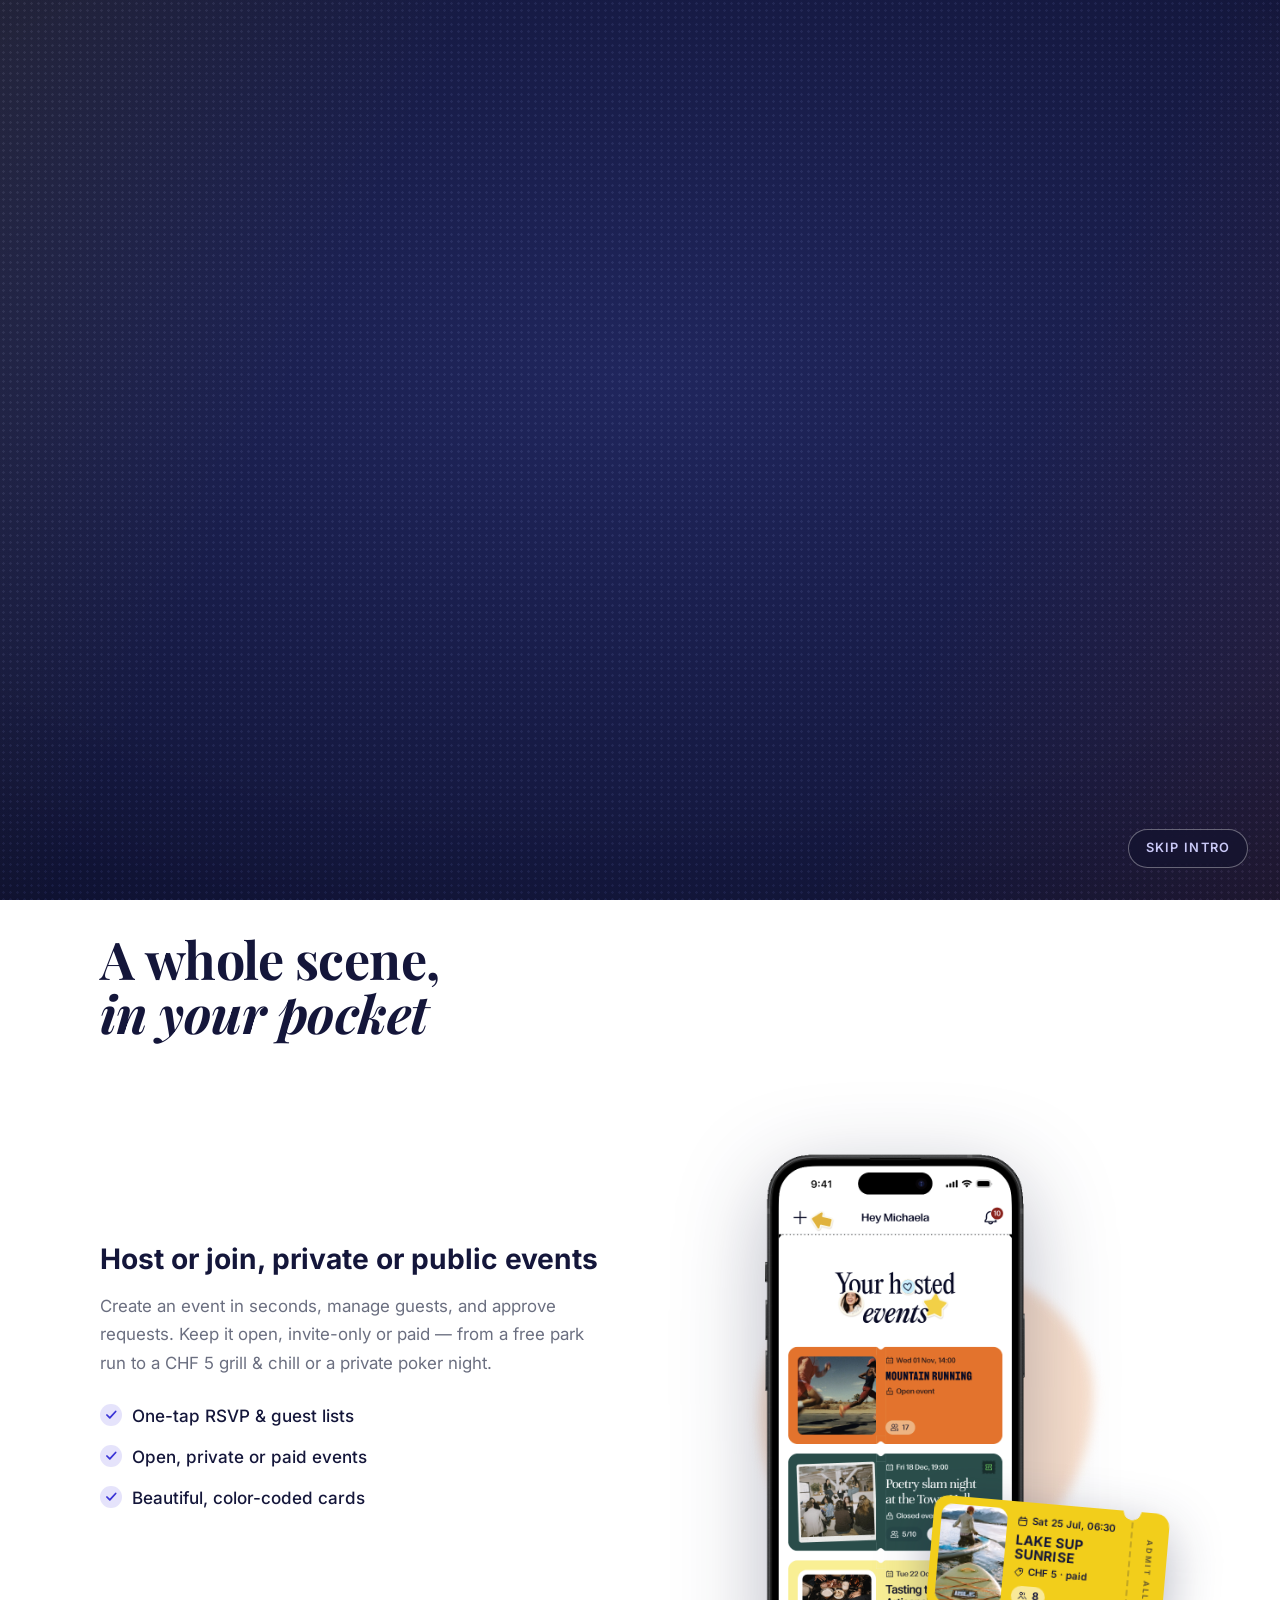
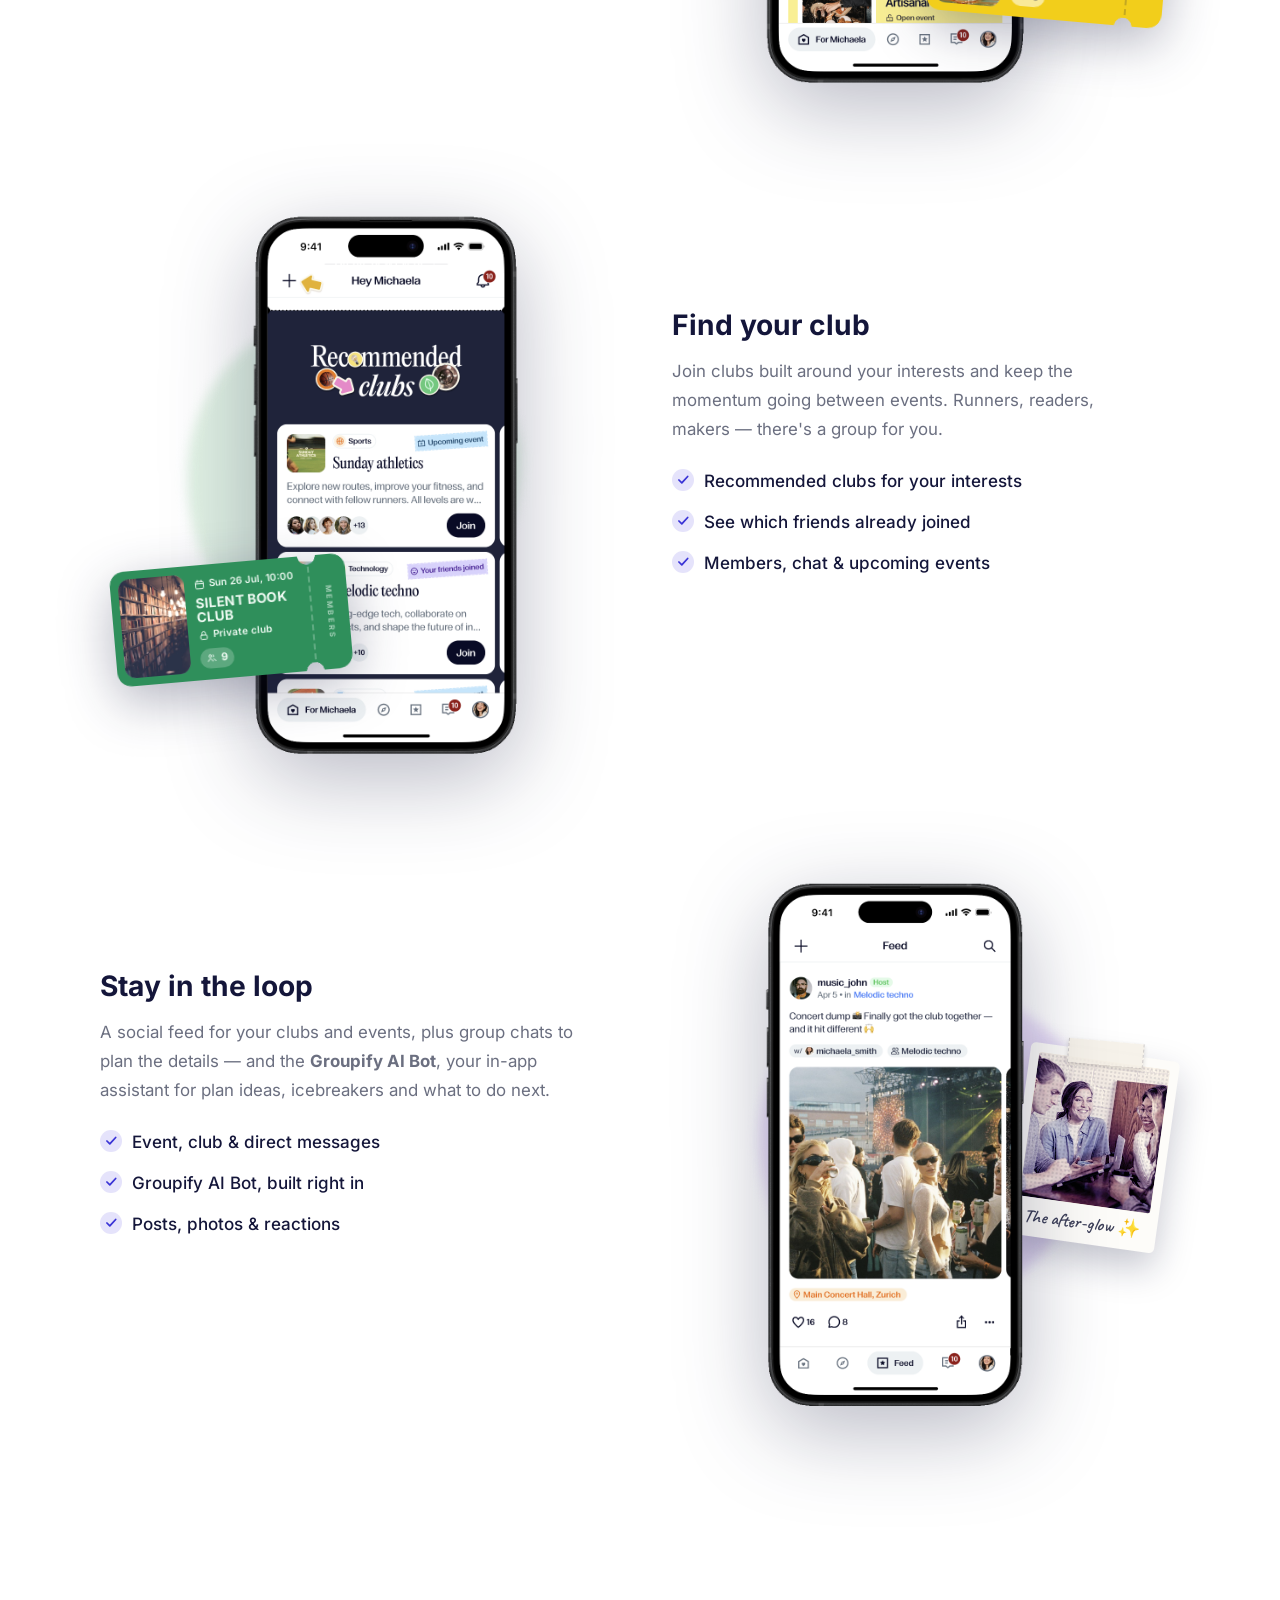
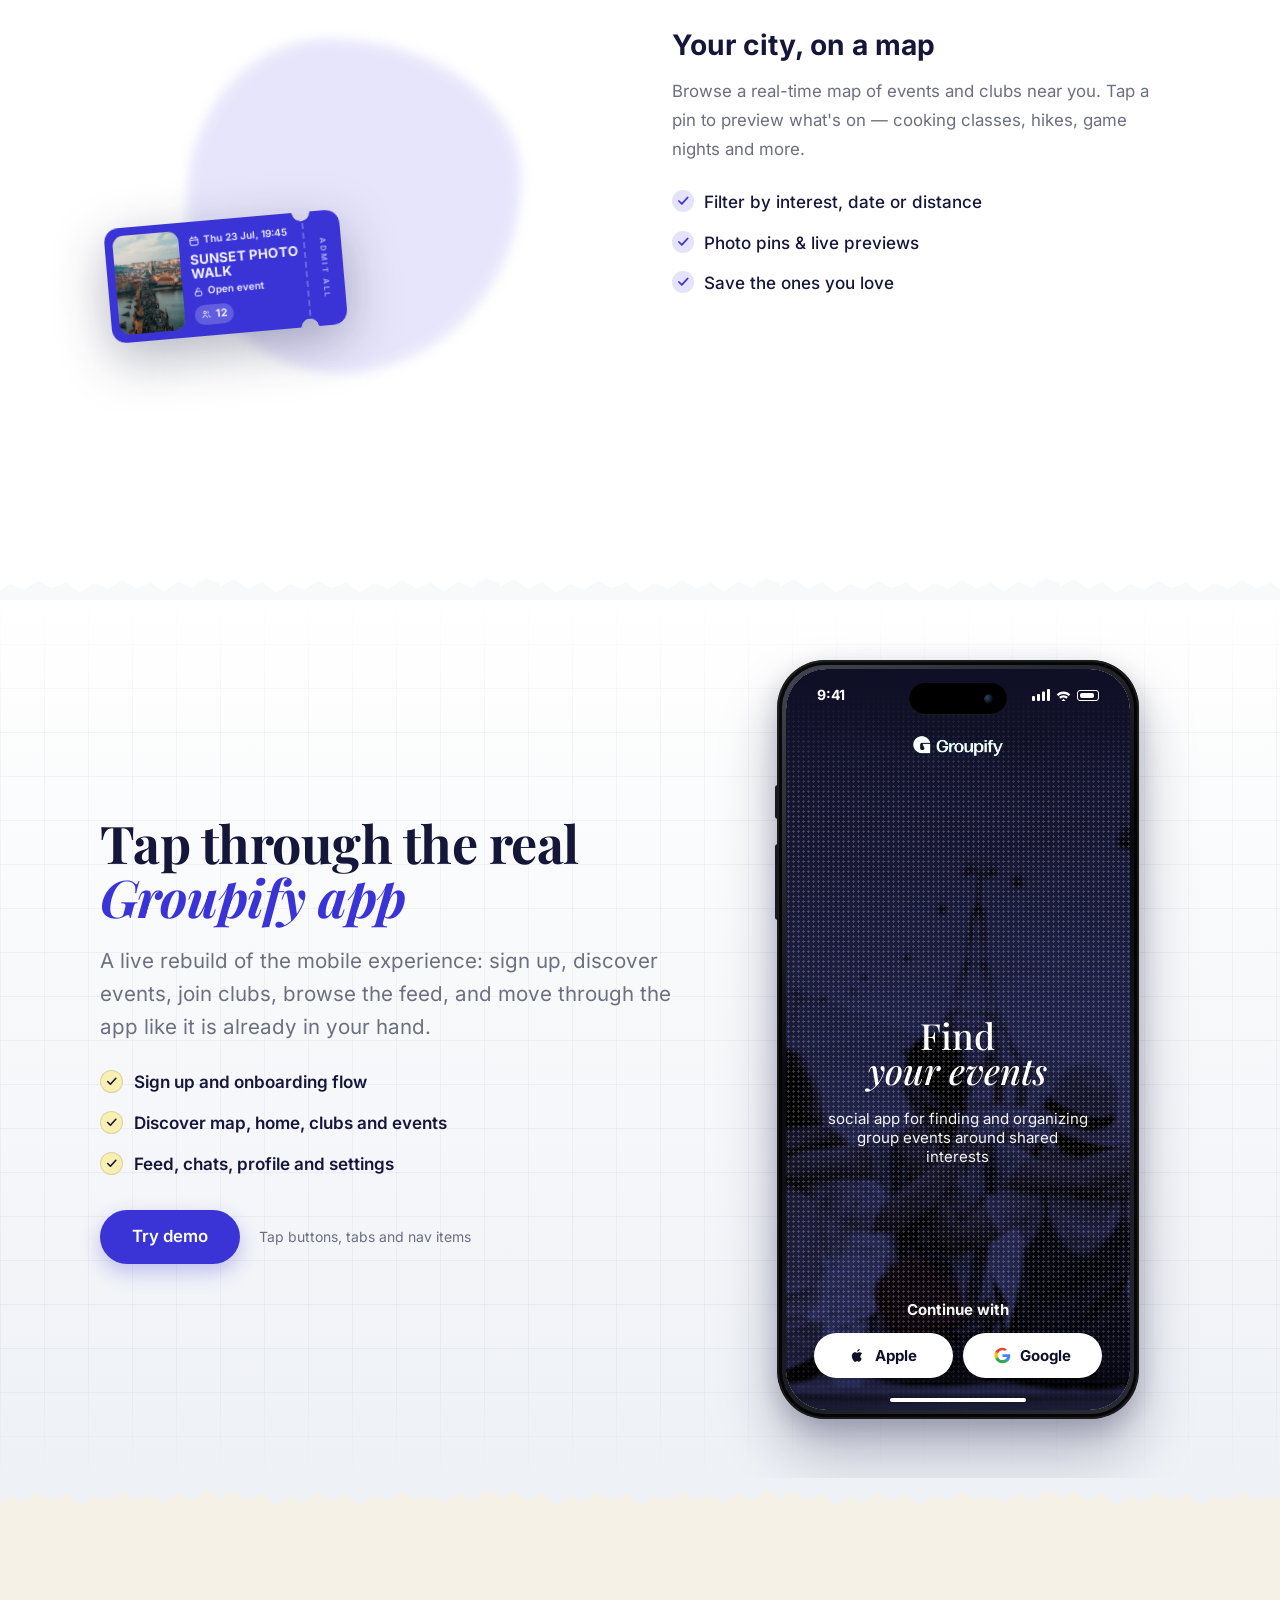
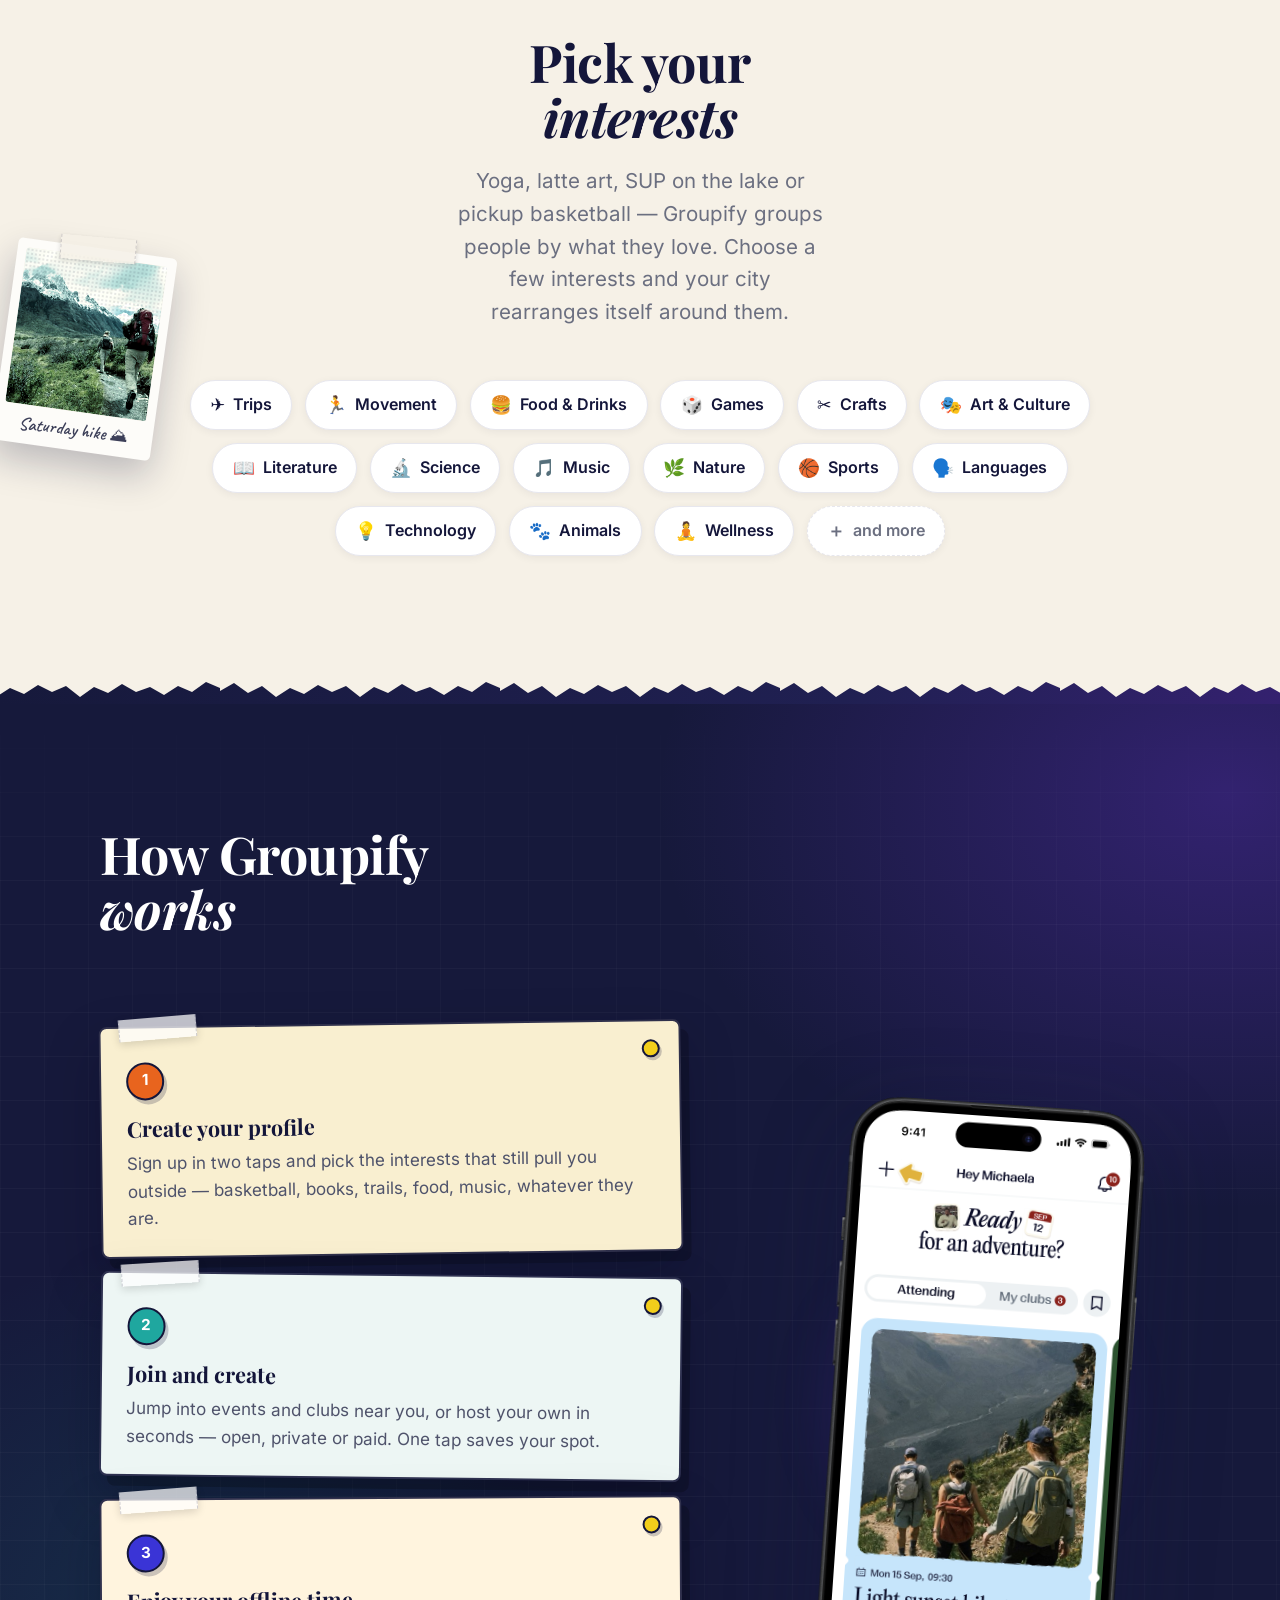
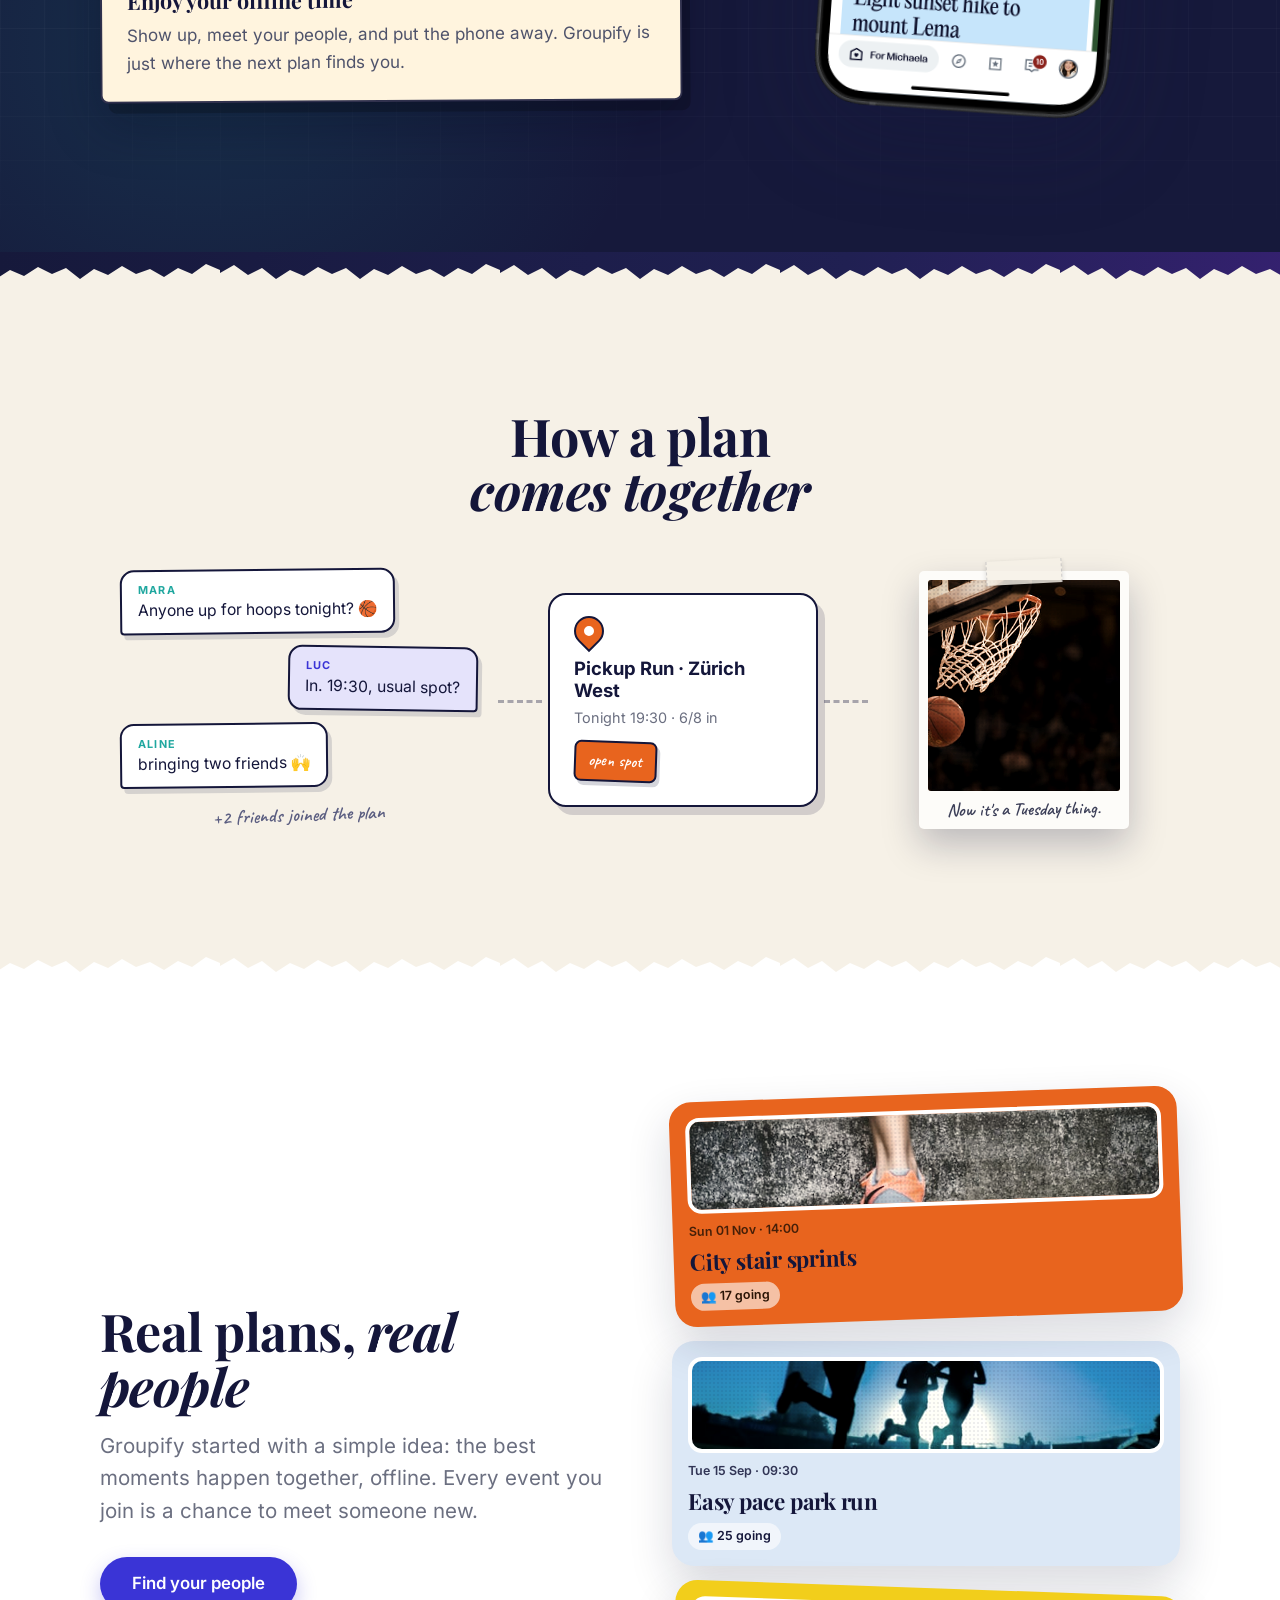
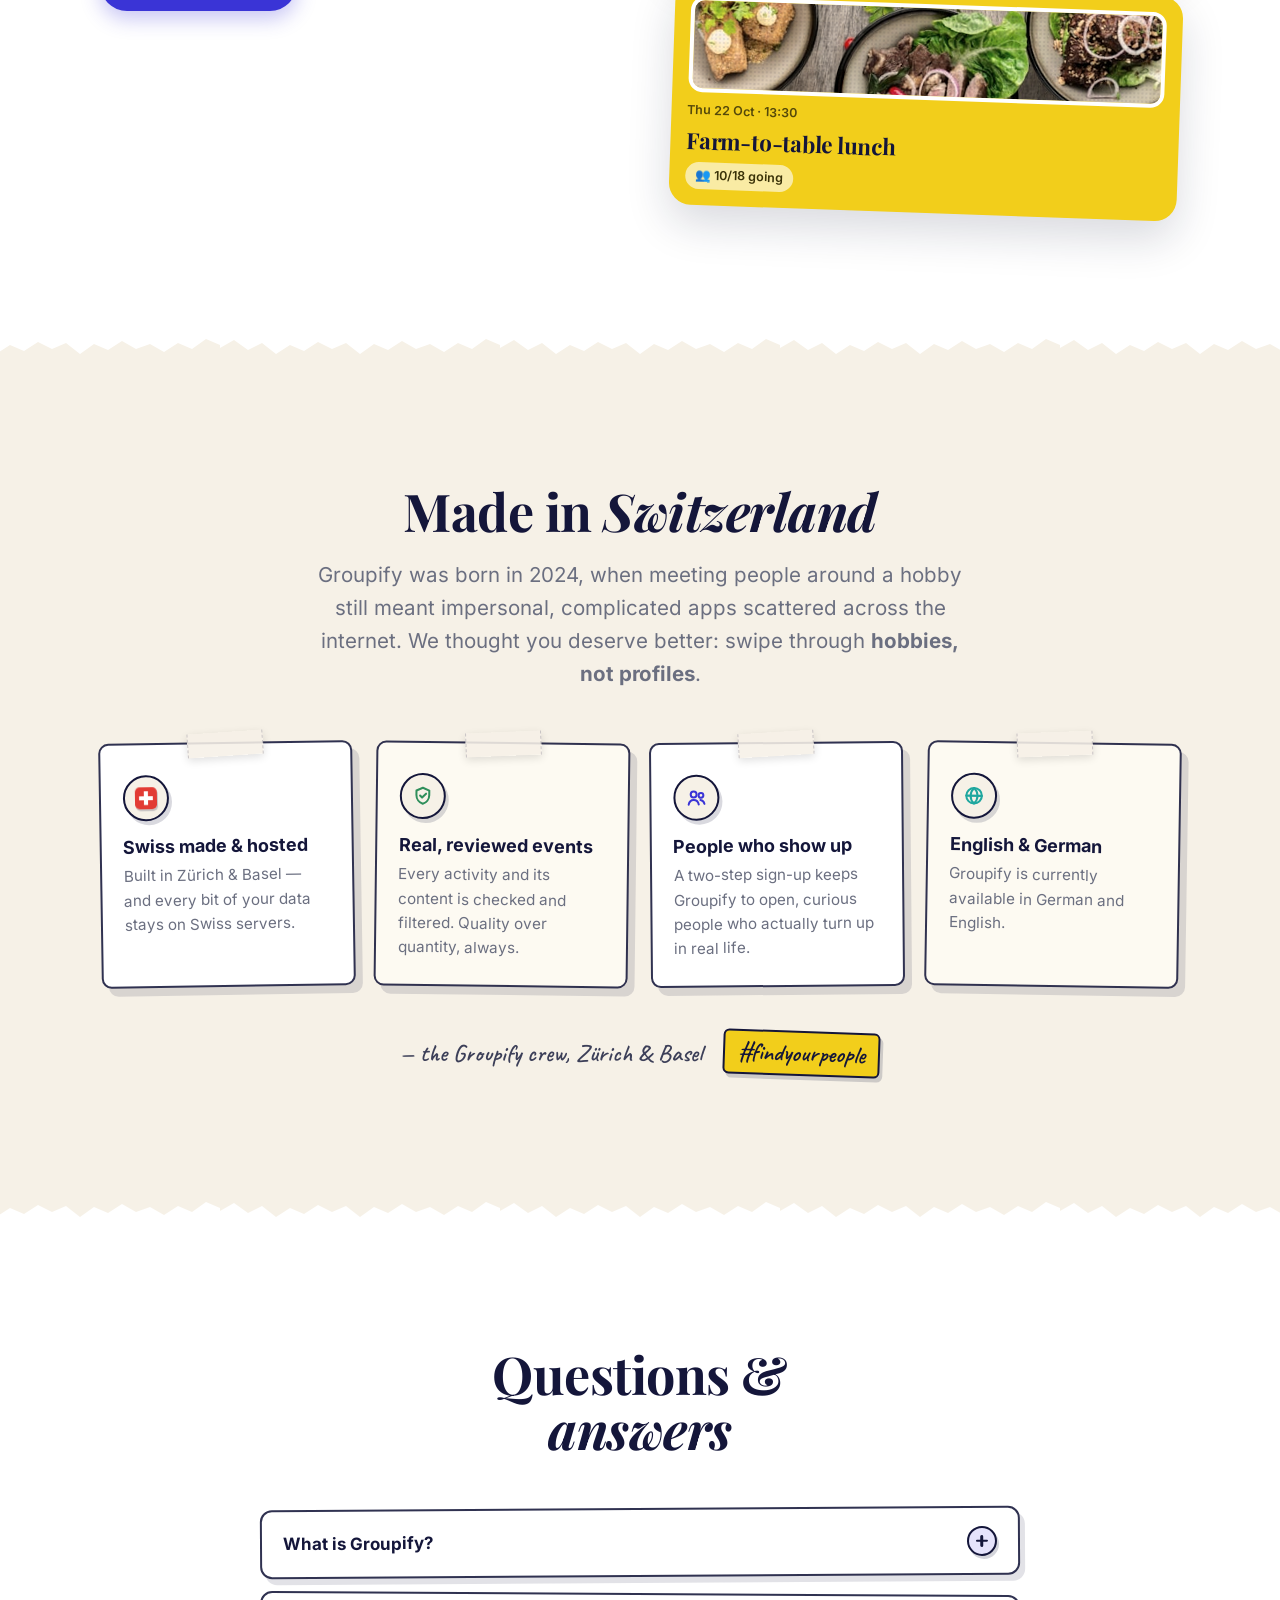
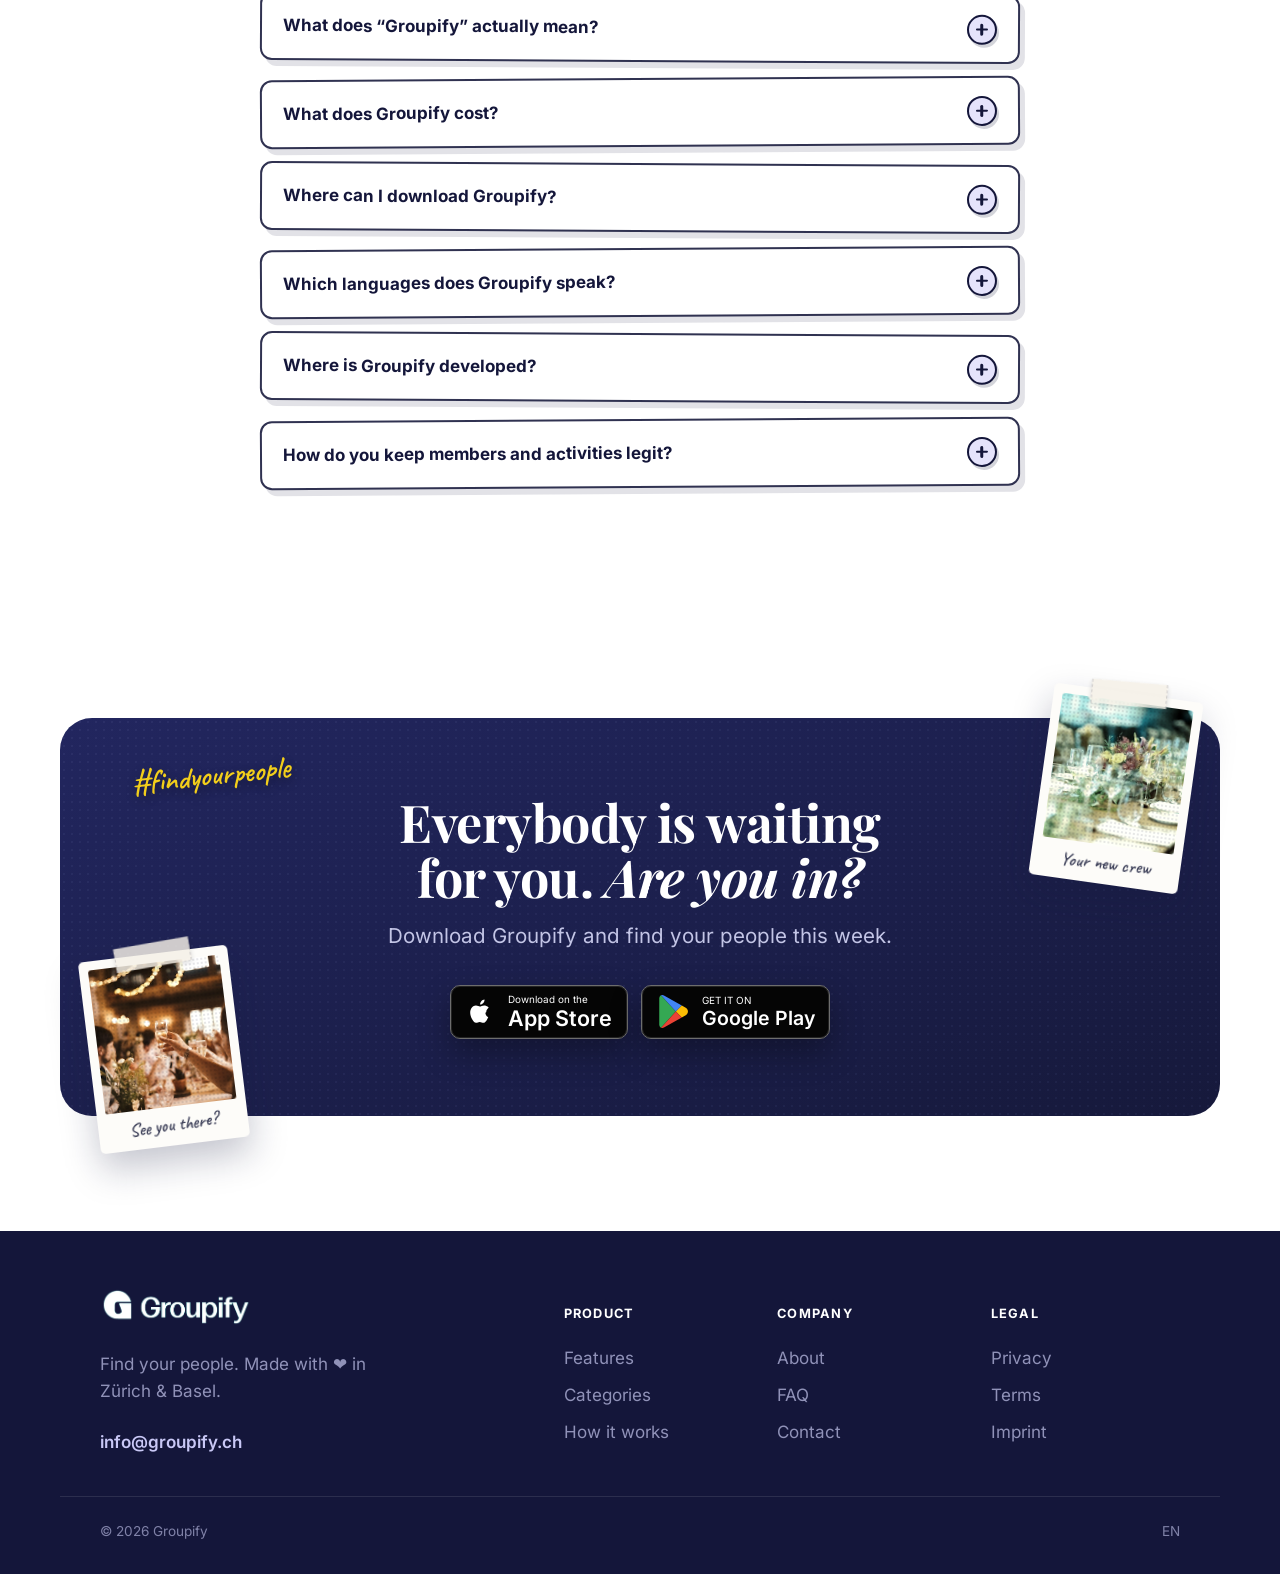
<file: index.html>
<!DOCTYPE html>
<html lang="en">
<head>
<meta charset="UTF-8">
<meta name="viewport" content="width=device-width, initial-scale=1.0">
<title>Groupify — Find your people</title>
<meta name="description" content="Groupify is the social app for finding and organizing group events and clubs around shared interests. Discover what's happening near you — and bring your people.">
<meta http-equiv="Content-Security-Policy" content="default-src 'self'; script-src 'self'; style-src 'self' 'unsafe-inline'; img-src 'self' data:; font-src 'self'; connect-src 'self'; media-src 'none'; object-src 'none'; frame-src 'none'; base-uri 'self'; form-action 'none'; upgrade-insecure-requests">
<meta name="referrer" content="strict-origin-when-cross-origin">
<meta name="theme-color" content="#16193b">
<meta property="og:type" content="website">
<meta property="og:site_name" content="Groupify">
<meta property="og:title" content="Groupify — Find your people">
<meta property="og:description" content="The social app for finding and organizing group events and clubs around shared interests. Real plans, real people.">
<meta property="og:image" content="assets/og-image.png">
<!-- TODO beim Hosting: og:url ergänzen und og:image/twitter:image auf absolute URL umstellen -->
<meta name="twitter:card" content="summary_large_image">
<meta name="twitter:title" content="Groupify — Find your people">
<meta name="twitter:description" content="The social app for finding and organizing group events and clubs around shared interests.">
<meta name="twitter:image" content="assets/og-image.png">
<link rel="icon" type="image/png" href="Logo/groupify-mark-teal.png">
<link rel="apple-touch-icon" href="Logo/groupify-mark-teal.png">
<!-- fonts + photos are self-hosted: the page makes zero third-party requests -->
<link rel="preload" href="assets/fonts/playfair-display-800.woff2" as="font" type="font/woff2" crossorigin>
<link rel="preload" href="assets/fonts/inter-400.woff2" as="font" type="font/woff2" crossorigin>
<link rel="stylesheet" href="assets/fonts/fonts.css?v=secure-20260706">
<link rel="stylesheet" href="styles/theme.css">
<link rel="stylesheet" href="styles/main.css?v=zigzag-20260710a">
<link rel="stylesheet" href="styles/cinema.css?v=polish-20260707">
<link rel="stylesheet" href="styles/app-demo.css?v=live-preview-20260710e">
</head>
<body>

<!-- ===================== CINEMATIC INTRO =====================
     "Put your phone down… or don't." cold-open (auto-play) → paper-craft
     world map → zoom to Zürich → pickup-game shot → "Show up. Find your
     friends." → slides away to the hero.
     Enabled by JS (body.has-intro); skipped for reduced motion
     and repeat visits within the same session. -->
<div class="intro" data-intro aria-hidden="true">
  <div class="intro__stage">

    <!-- cold-open: a self-aware wink that auto-plays, then hands off to the
         world map (three beats, driven by main.js / playColdOpen) -->
    <div class="intro__hook" data-intro-hook aria-hidden="true">
      <p class="intro__hook-line" data-hook="1">Put your phone down.</p>
      <p class="intro__hook-line intro__hook-line--wink" data-hook="2">…or don't.</p>
      <p class="intro__hook-line intro__hook-line--cta" data-hook="3">At least download <em>Groupify</em>.</p>
    </div>

    <div class="intro__world" data-intro-world aria-hidden="true">
      <!-- real world map (assets/world.svg, Mercator) is injected here by
           main.js, which also places the city pins from lat/lon -->
    </div>

    <!-- little prop plane towing the Groupify banner across the map -->
    <div class="intro__plane" data-intro-plane aria-hidden="true">
      <span class="intro__plane-banner">
        <img src="Logo/groupify-wordmark.png" alt="" width="140" height="37" loading="eager" decoding="async">
      </span>
      <span class="intro__plane-rope"></span>
      <svg class="intro__plane-svg" viewBox="0 0 132 64" role="img" aria-label="">
        <path class="pl__tailfin" d="M14 30 L3 10 L24 15 Q18 23 16 31 Z"></path>
        <path class="pl__body" d="M13 30 Q30 17 64 17 L102 21 Q116 25 116 31 Q116 38 102 40 L62 44 Q28 44 13 37 Z"></path>
        <path class="pl__wing" d="M50 27 L86 13 Q93 11 92 18 L82 31 Z"></path>
        <path class="pl__wing pl__wing--low" d="M52 38 L80 47 Q86 49 84 43 L78 34 Z"></path>
        <circle class="pl__window" cx="80" cy="26" r="5"></circle>
        <circle class="pl__engine" cx="112" cy="30.5" r="7"></circle>
        <g class="pl__prop">
          <ellipse cx="119" cy="30.5" rx="3.2" ry="17"></ellipse>
        </g>
        <circle class="pl__hub" cx="119" cy="30.5" r="3.4"></circle>
      </svg>
    </div>

    <!-- handmade cutout scene: player, friends & hoop float free on the
         stage, grounded by a hand-drawn dashed floor line -->
    <div class="intro__play" aria-hidden="true">
      <span class="intro__court-note">Tuesday pickup · Zürich</span>
      <div class="intro__court" data-intro-court aria-hidden="true">
        <span class="intro__court-title">pickup run</span>
        <span class="intro__court-sub">3v3 · Zürich West</span>
        <span class="intro__court-line intro__court-line--center"></span>
        <span class="intro__court-line intro__court-line--arc"></span>
        <span class="intro__court-line intro__court-line--lane"></span>
        <span class="intro__court-dot intro__court-dot--one"></span>
        <span class="intro__court-dot intro__court-dot--two"></span>
        <span class="intro__court-dot intro__court-dot--three"></span>
        <span class="intro__court-chip intro__court-chip--open">open spot</span>
        <span class="intro__court-chip intro__court-chip--time">19:30</span>
      </div>
      <div class="intro__shot-arc" data-intro-arc aria-hidden="true">
        <svg viewBox="0 0 100 100" preserveAspectRatio="none">
          <path class="intro__shot-arc-shadow" pathLength="1" d="M32 56 C42 26 61 18 78 35"></path>
          <path class="intro__shot-arc-main" pathLength="1" d="M32 56 C42 26 61 18 78 35"></path>
        </svg>
        <span class="intro__shot-tag">phones down</span>
      </div>
      <div class="intro__friends" data-intro-friends>
        <span class="intro__friend intro__friend--one"></span>
        <span class="intro__friend intro__friend--two"></span>
        <span class="intro__friend intro__friend--three"></span>
        <b>we're in</b>
      </div>
      <div class="intro__player" data-intro-player>
        <span class="intro__player-shadow"></span>
        <span class="intro__player-head"></span>
        <span class="intro__player-body"></span>
        <span class="intro__player-arm intro__player-arm--back"></span>
        <span class="intro__player-arm intro__player-arm--shoot" data-intro-arm>
          <span class="intro__player-hand" data-intro-hand></span>
        </span>
        <span class="intro__player-arm intro__player-arm--release" data-intro-release>
          <span class="intro__player-hand" data-intro-release-hand></span>
        </span>
        <span class="intro__player-leg intro__player-leg--back"></span>
        <span class="intro__player-leg intro__player-leg--front"></span>
        <span class="intro__player-label">one more?</span>
      </div>
      <div class="intro__hoop" data-intro-hoop>
        <span class="intro__rim-target" data-intro-rim></span>
        <span class="intro__rim-burst" data-intro-burst>
          <span></span><span></span><span></span><span></span><span></span>
        </span>
        <svg viewBox="0 0 220 260" role="img" aria-label="Basketball hoop">
          <rect class="intro__board" x="34" y="12" width="152" height="96" rx="12"></rect>
          <rect class="intro__board-inner" x="76" y="34" width="68" height="44" rx="6"></rect>
          <path class="intro__rim" d="M62 118c24 15 93 15 117 0"></path>
          <path class="intro__net" data-intro-net d="M76 128l16 82 19-82 18 82 18-82 16 82M76 128h87M86 164h67"></path>
        </svg>
      </div>
      <span class="intro__swish">Swish!</span>
      <div class="intro__ball" data-intro-ball>
        <span></span>
      </div>
      <span class="intro__trail-dot intro__trail-dot--one" data-intro-trail></span>
      <span class="intro__trail-dot intro__trail-dot--two" data-intro-trail></span>
      <span class="intro__trail-dot intro__trail-dot--three" data-intro-trail></span>
      <span class="intro__trail-dot intro__trail-dot--four" data-intro-trail></span>
      <div class="intro__motto" data-intro-motto>
        <span>Show up.</span>
        <strong>Find your friends.</strong>
      </div>
      <p class="intro__tagline" data-intro-tagline>Groupify turns shared interests into real plans.</p>
    </div>

    <div class="intro__flash" aria-hidden="true"></div>
    <div class="intro__confetti" data-intro-confetti aria-hidden="true"></div>

    <div class="intro__title" aria-hidden="true">
      <span class="brand__mark brand__mark--intro">
        <img src="Logo/groupify-mark-white.png" alt="" width="56" height="56" loading="eager" decoding="async">
      </span>
      <h2>Find <em>your people</em></h2>
    </div>

    <button class="intro__skip" data-intro-skip type="button">Skip intro</button>
  </div>
</div>

<!-- ===================== HEADER ===================== -->
<header class="site-header" id="top" data-header>
  <div class="container header-inner">
    <a class="brand" href="index.html#hero" aria-label="Groupify home">
      <img class="brand__logo" src="Logo/groupify-wordmark.png" alt="Groupify" width="148" height="39" loading="eager" decoding="async">
    </a>
    <nav class="main-nav" id="menu" aria-label="Primary">
      <a href="#features">Features</a>
      <a href="#app-preview">Preview</a>
      <a href="#clubs">Clubs</a>
      <a href="#how">How it works</a>
      <a href="#categories">Categories</a>
      <a href="#faq">FAQ</a>
    </nav>
    <div class="header-actions">
      <a href="#download" class="btn btn--primary">Get the app</a>
      <button class="menu-toggle" data-menu-toggle aria-label="Open menu" aria-expanded="false" aria-controls="menu">
        <span></span><span></span><span></span>
      </button>
    </div>
  </div>
</header>

<main>

  <!-- ===================== HERO =====================
       The cinematic intro overlay above hands off to this hero
       (body.intro-done triggers the staggered entrance). -->
  <section class="hero" id="hero">
    <div class="hero__bg" aria-hidden="true"><span class="hero__dots"></span></div>
    <div class="container hero__inner">
      <div class="hero__copy">
        <h1 class="hero__title">
          Find<br>
          <span class="rotator"><em data-rotate>your people</em></span>
        </h1>
        <p class="hero__lead">The app that gets you off the feed and into <strong>group events</strong>, <strong>clubs</strong>, and real plans around the things you love.</p>
        <div class="hero__cta">
          <a class="store-badge store-badge--apple" href="#download" aria-label="Download on the App Store">
            <svg class="store-badge__icon store-badge__icon--apple" viewBox="0 0 24 24" aria-hidden="true">
              <path fill="currentColor" d="M16.4 12.6c0-2.3 1.9-3.4 2-3.5-1.1-1.6-2.8-1.8-3.4-1.8-1.4-.1-2.8.9-3.5.9s-1.8-.8-3-.8c-1.5 0-2.9.9-3.7 2.3-1.6 2.7-.4 6.7 1.1 8.9.7 1.1 1.6 2.3 2.7 2.2 1.1 0 1.5-.7 2.8-.7s1.7.7 2.8.7 1.9-1.1 2.6-2.1c.8-1.2 1.2-2.4 1.2-2.4s-2.2-.9-2.2-3.4zM14.2 5.4c.6-.7 1-1.7.9-2.7-.9 0-1.9.6-2.5 1.3-.5.6-1 1.6-.9 2.6 1 .1 1.9-.5 2.5-1.2z"/>
            </svg>
            <span class="store-badge__txt"><small>Download on the</small><strong>App Store</strong></span>
          </a>
          <a class="store-badge store-badge--play" href="#download" aria-label="Get it on Google Play">
            <svg class="store-badge__icon store-badge__icon--play" viewBox="0 0 48 52" aria-hidden="true">
              <path fill="#34a853" d="M7.1 3.2c-1.5.8-2.5 2.4-2.5 4.5v36.6c0 2.1 1 3.7 2.5 4.5L28 26 7.1 3.2z"/>
              <path fill="#4285f4" d="M28 26 7.1 3.2c.5-.3 1.1-.4 1.8-.4.9 0 1.9.3 3 1l24.5 13.8L28 26z"/>
              <path fill="#fbbc04" d="M36.4 17.6 28 26l8.4 8.4 5.6-3.2c4.2-2.4 4.2-8 0-10.4l-5.6-3.2z"/>
              <path fill="#ea4335" d="M28 26 7.1 48.8c.5.3 1.1.4 1.8.4.9 0 1.9-.3 3-1l24.5-13.8L28 26z"/>
            </svg>
            <span class="store-badge__txt"><small>GET IT ON</small><strong>Google Play</strong></span>
          </a>
        </div>
        <p class="hero__note">Free to join · Made for real-life meetups · Swiss made</p>
      </div>

      <div class="hero__visual" aria-hidden="false">
        <div class="phone phone--back">
          <img src="HandyBilder/web/signup-clubs.png" alt="Groupify sign-up screen — Find your clubs" loading="eager" decoding="async">
        </div>
        <div class="phone phone--front">
          <img src="HandyBilder/web/signup-people.png" alt="Groupify sign-up screen — Find your people" loading="eager" decoding="async">
        </div>
        <figure class="polaroid polaroid--picnic" data-parallax="0.08">
          <span class="polaroid__tape polaroid__tape--corner"></span>
          <div class="polaroid__ph" style="--tint:rgba(47,143,91,.28)">
            <img src="assets/photos/picnic-crew.jpg" alt="Friends laughing together outside" loading="eager" decoding="async">
          </div>
          <figcaption>Sunday picnic crew</figcaption>
        </figure>
        <aside class="ticket ticket--red ticket--sm" aria-hidden="true">
          <div class="ticket__in">
            <div class="ticket__ph"><img src="assets/photos/salsa-night.jpg" alt="" loading="eager" decoding="async"></div>
            <div class="ticket__body">
              <span class="ticket__meta">
                <svg viewBox="0 0 24 24" aria-hidden="true"><rect x="3.5" y="5" width="17" height="16" rx="3"/><path d="M3.5 10h17M8 2.5V6M16 2.5V6"/></svg>
                Tue 21 Jul, 20:00
              </span>
              <strong class="ticket__title">Riverside salsa</strong>
              <span class="ticket__meta">
                <svg viewBox="0 0 24 24" aria-hidden="true"><rect x="5" y="11" width="14" height="9.5" rx="2.5"/><path d="M8.5 11V7.5a3.5 3.5 0 0 1 6.8-1.2"/></svg>
                Open event
              </span>
              <span class="ticket__att">
                <svg viewBox="0 0 24 24" aria-hidden="true"><circle cx="9" cy="8" r="3"/><path d="M4 19c.5-2.8 2.5-4.5 5-4.5s4.5 1.7 5 4.5"/><path d="M15.5 5.6a3 3 0 0 1 0 5M16.6 14.8c2 .4 3.2 1.9 3.6 4"/></svg>
                23
              </span>
            </div>
            <span class="ticket__stub">Admit all</span>
          </div>
        </aside>
        <span class="sticker sticker--star" style="--rot:-12deg" aria-hidden="true">★</span>
        <span class="sticker sticker--hand" style="--rot:8deg" aria-hidden="true">👉</span>
      </div>
    </div>
    <a href="#features" class="scroll-hint" aria-hidden="true"><span></span>Scroll</a>
  </section>

  <!-- ===================== FEATURES ===================== -->
  <section class="features" id="features">
    <div class="container">
      <header class="section-head reveal" data-reveal>
        <h2 class="section-title">A whole scene, <em>in your pocket</em></h2>
      </header>

      <!-- Feature 1: Events -->
      <div class="feature reveal" data-reveal>
        <div class="feature__text">
          <h3>Host or join, private or public events</h3>
          <p>Create an event in seconds, manage guests, and approve requests. Keep it open, invite-only or paid — from a free park run to a CHF 5 grill &amp; chill or a private poker night.</p>
          <ul class="ticks">
            <li>One-tap RSVP &amp; guest lists</li>
            <li>Open, private or paid events</li>
            <li>Beautiful, color-coded cards</li>
          </ul>
        </div>
        <figure class="feature__media">
          <span class="blob" style="--c:var(--orange-soft)"></span>
          <div class="phone reveal" data-reveal>
            <img src="HandyBilder/web/hosted-events.png" alt="Your hosted events — colorful event cards" loading="lazy" decoding="async">
          </div>
          <aside class="ticket ticket--yellow ticket--sm" data-parallax="0.06" aria-hidden="true">
            <div class="ticket__in">
              <div class="ticket__ph"><img src="assets/photos/lake-sup.jpg" alt="" loading="lazy" decoding="async"></div>
              <div class="ticket__body">
                <span class="ticket__meta">
                  <svg viewBox="0 0 24 24" aria-hidden="true"><rect x="3.5" y="5" width="17" height="16" rx="3"/><path d="M3.5 10h17M8 2.5V6M16 2.5V6"/></svg>
                  Sat 25 Jul, 06:30
                </span>
                <strong class="ticket__title">Lake SUP sunrise</strong>
                <span class="ticket__meta">
                  <svg viewBox="0 0 24 24" aria-hidden="true"><path d="M12.5 3.5H19A1.5 1.5 0 0 1 20.5 5v6.5a2 2 0 0 1-.6 1.4l-6.5 6.5a2 2 0 0 1-2.8 0l-5.5-5.5a2 2 0 0 1 0-2.8l6.5-6.5a2 2 0 0 1 1.4-.6z"/><circle cx="15.5" cy="8.5" r="1.3"/></svg>
                  CHF 5 · paid
                </span>
                <span class="ticket__att">
                  <svg viewBox="0 0 24 24" aria-hidden="true"><circle cx="9" cy="8" r="3"/><path d="M4 19c.5-2.8 2.5-4.5 5-4.5s4.5 1.7 5 4.5"/><path d="M15.5 5.6a3 3 0 0 1 0 5M16.6 14.8c2 .4 3.2 1.9 3.6 4"/></svg>
                  8
                </span>
              </div>
              <span class="ticket__stub">Admit all</span>
            </div>
          </aside>
        </figure>
      </div>

      <!-- Feature 2: Clubs -->
      <div class="feature feature--reverse reveal" data-reveal>
        <div class="feature__text">
          <h3>Find your club</h3>
          <p>Join clubs built around your interests and keep the momentum going between events. Runners, readers, makers — there's a group for you.</p>
          <ul class="ticks">
            <li>Recommended clubs for your interests</li>
            <li>See which friends already joined</li>
            <li>Members, chat &amp; upcoming events</li>
          </ul>
        </div>
        <figure class="feature__media">
          <span class="blob" style="--c:var(--green-soft)"></span>
          <div class="phone reveal" data-reveal>
            <img src="HandyBilder/web/clubs.png" alt="Recommended clubs to join" loading="lazy" decoding="async">
          </div>
          <aside class="ticket ticket--green ticket--sm" data-parallax="0.05" aria-hidden="true">
            <div class="ticket__in">
              <div class="ticket__ph"><img src="assets/photos/book-club.jpg" alt="" loading="lazy" decoding="async"></div>
              <div class="ticket__body">
                <span class="ticket__meta">
                  <svg viewBox="0 0 24 24" aria-hidden="true"><rect x="3.5" y="5" width="17" height="16" rx="3"/><path d="M3.5 10h17M8 2.5V6M16 2.5V6"/></svg>
                  Sun 26 Jul, 10:00
                </span>
                <strong class="ticket__title">Silent book club</strong>
                <span class="ticket__meta">
                  <svg viewBox="0 0 24 24" aria-hidden="true"><rect x="5" y="11" width="14" height="9.5" rx="2.5"/><path d="M8 11V7.5a4 4 0 0 1 8 0V11"/></svg>
                  Private club
                </span>
                <span class="ticket__att">
                  <svg viewBox="0 0 24 24" aria-hidden="true"><circle cx="9" cy="8" r="3"/><path d="M4 19c.5-2.8 2.5-4.5 5-4.5s4.5 1.7 5 4.5"/><path d="M15.5 5.6a3 3 0 0 1 0 5M16.6 14.8c2 .4 3.2 1.9 3.6 4"/></svg>
                  9
                </span>
              </div>
              <span class="ticket__stub">Members</span>
            </div>
          </aside>
        </figure>
      </div>

      <!-- Feature 3: Chat (feed, group chats & Groupify AI) -->
      <div class="feature reveal" data-reveal>
        <div class="feature__text">
          <h3>Stay in the loop</h3>
          <p>A social feed for your clubs and events, plus group chats to plan the details — and the <strong>Groupify AI Bot</strong>, your in-app assistant for plan ideas, icebreakers and what to do next.</p>
          <ul class="ticks">
            <li>Event, club &amp; direct messages</li>
            <li>Groupify AI Bot, built right in</li>
            <li>Posts, photos &amp; reactions</li>
          </ul>
        </div>
        <figure class="feature__media">
          <span class="blob" style="--c:var(--purple-soft)"></span>
          <div class="phone reveal" data-reveal>
            <img src="HandyBilder/web/social-feed.png" alt="Social feed with posts from your clubs" loading="lazy" decoding="async">
          </div>
          <figure class="polaroid polaroid--br" style="--rot:8deg" data-parallax="0.07">
            <span class="polaroid__tape"></span>
            <div class="polaroid__ph" style="--tint:rgba(106,52,214,.28)">
              <img src="assets/photos/friends-table.jpg" alt="Friends laughing around a table" loading="lazy" decoding="async">
            </div>
            <figcaption>The after-glow ✨</figcaption>
          </figure>
        </figure>
      </div>

      <!-- Feature 4: Map / Discover -->
      <div class="feature feature--reverse reveal" data-reveal>
        <div class="feature__text">
          <h3>Your city, on a map</h3>
          <p>Browse a real-time map of events and clubs near you. Tap a pin to preview what's on — cooking classes, hikes, game nights and more.</p>
          <ul class="ticks">
            <li>Filter by interest, date or distance</li>
            <li>Photo pins &amp; live previews</li>
            <li>Save the ones you love</li>
          </ul>
        </div>
        <figure class="feature__media">
          <span class="blob" style="--c:var(--primary-soft)"></span>
          <div class="phone reveal" data-reveal>
            <img src="HandyBilder/web/discover-map.png" alt="Discover map of Zürich with photo event pins" loading="lazy" decoding="async">
          </div>
          <aside class="ticket ticket--indigo ticket--sm" data-parallax="0.05" aria-hidden="true">
            <div class="ticket__in">
              <div class="ticket__ph"><img src="assets/photos/zurich-lake.jpg" alt="" loading="lazy" decoding="async"></div>
              <div class="ticket__body">
                <span class="ticket__meta">
                  <svg viewBox="0 0 24 24" aria-hidden="true"><rect x="3.5" y="5" width="17" height="16" rx="3"/><path d="M3.5 10h17M8 2.5V6M16 2.5V6"/></svg>
                  Thu 23 Jul, 19:45
                </span>
                <strong class="ticket__title">Sunset photo walk</strong>
                <span class="ticket__meta">
                  <svg viewBox="0 0 24 24" aria-hidden="true"><rect x="5" y="11" width="14" height="9.5" rx="2.5"/><path d="M8.5 11V7.5a3.5 3.5 0 0 1 6.8-1.2"/></svg>
                  Open event
                </span>
                <span class="ticket__att">
                  <svg viewBox="0 0 24 24" aria-hidden="true"><circle cx="9" cy="8" r="3"/><path d="M4 19c.5-2.8 2.5-4.5 5-4.5s4.5 1.7 5 4.5"/><path d="M15.5 5.6a3 3 0 0 1 0 5M16.6 14.8c2 .4 3.2 1.9 3.6 4"/></svg>
                  12
                </span>
              </div>
              <span class="ticket__stub">Admit all</span>
            </div>
          </aside>
        </figure>
      </div>
    </div>
  </section>

  <!-- ===================== APP PREVIEW (interactive demo) ===================== -->
  <div class="tear tear--white-on-preview" aria-hidden="true"></div>
  <section class="app-preview" id="app-preview">
      <div class="container app-preview__inner">
      <div class="app-preview__copy reveal" data-reveal>
        <h2 class="app-preview__title">Tap through the real <em>Groupify app</em></h2>
        <p class="app-preview__lead">A live rebuild of the mobile experience: sign up, discover events, join clubs, browse the feed, and move through the app like it is already in your hand.</p>
        <ul class="app-preview__benefits">
          <li>Sign up and onboarding flow</li>
          <li>Discover map, home, clubs and events</li>
          <li>Feed, chats, profile and settings</li>
        </ul>
        <div class="app-preview__cta">
          <button type="button" class="btn btn--primary btn--lg" data-demo-try>Try demo</button>
          <span class="app-preview__hint">Tap buttons, tabs and nav items</span>
        </div>
      </div>

      <div class="app-preview__stage reveal" data-reveal>
        <div class="gd-phone" data-demo-phone>
          <div class="gd-phone__frame">
            <div class="gd-phone__island"></div>
            <div class="gd-phone__screen" data-demo-screen-root>
              <!-- Progressive-enhancement fallback - replaced by scripts/app-demo.js -->
              <div style="height:100%;display:grid;place-items:center;padding:2rem;text-align:center;background:#fff;color:#14163a;font-family:Inter,system-ui,sans-serif">
                <strong>Interactive Groupify preview</strong>
              </div>
            </div>
          </div>
        </div>
      </div>
    </div>
  </section>

  <!-- ===================== CATEGORIES ===================== -->
  <div class="tear tear--preview-on-cream" aria-hidden="true"></div>
  <section class="categories" id="categories">
    <figure class="polaroid polaroid--left" data-parallax="0.05" aria-hidden="true">
      <span class="polaroid__tape"></span>
      <div class="polaroid__ph" style="--tint:rgba(31,167,159,.3)">
        <img src="assets/photos/saturday-hike.jpg" alt="" loading="lazy" decoding="async">
      </div>
      <figcaption>Saturday hike ⛰</figcaption>
    </figure>
    <figure class="polaroid polaroid--right" data-parallax="0.07" aria-hidden="true">
      <span class="polaroid__tape"></span>
      <div class="polaroid__ph" style="--tint:rgba(242,206,27,.35)">
        <img src="assets/photos/sunrise-yoga.jpg" alt="" loading="lazy" decoding="async">
      </div>
      <figcaption>Sunrise yoga</figcaption>
    </figure>
    <div class="container">
      <header class="section-head center reveal" data-reveal>
        <h2 class="section-title">Pick your <em>interests</em></h2>
        <p class="lead">Yoga, latte art, SUP on the lake or pickup basketball — Groupify groups people by what they love. Choose a few interests and your city rearranges itself around them.</p>
      </header>
      <ul class="chips reveal" data-reveal data-stagger>
        <li class="chip" style="--c:var(--yellow)"><span class="chip__ic">✈️</span>Trips</li>
        <li class="chip" style="--c:var(--purple)"><span class="chip__ic">🏃</span>Movement</li>
        <li class="chip" style="--c:var(--red)"><span class="chip__ic">🍔</span>Food &amp; Drinks</li>
        <li class="chip" style="--c:var(--purple)"><span class="chip__ic">🎲</span>Games</li>
        <li class="chip" style="--c:var(--orange)"><span class="chip__ic">✂️</span>Crafts</li>
        <li class="chip" style="--c:#b03a63"><span class="chip__ic">🎭</span>Art &amp; Culture</li>
        <li class="chip" style="--c:var(--royal)"><span class="chip__ic">📖</span>Literature</li>
        <li class="chip" style="--c:var(--teal)"><span class="chip__ic">🔬</span>Science</li>
        <li class="chip" style="--c:var(--purple)"><span class="chip__ic">🎵</span>Music</li>
        <li class="chip" style="--c:var(--green)"><span class="chip__ic">🌿</span>Nature</li>
        <li class="chip" style="--c:var(--orange)"><span class="chip__ic">🏀</span>Sports</li>
        <li class="chip" style="--c:var(--teal)"><span class="chip__ic">🗣️</span>Languages</li>
        <li class="chip" style="--c:var(--yellow)"><span class="chip__ic">💡</span>Technology</li>
        <li class="chip" style="--c:var(--purple)"><span class="chip__ic">🐾</span>Animals</li>
        <li class="chip" style="--c:var(--green)"><span class="chip__ic">🧘</span>Wellness</li>
        <li class="chip chip--muted"><span class="chip__ic">＋</span>and more</li>
      </ul>
    </div>
  </section>

  <!-- ===================== HOW IT WORKS ===================== -->
  <div class="tear tear--cream-on-navy" aria-hidden="true"></div>
  <section class="how" id="how">
    <div class="container">
      <header class="section-head reveal" data-reveal>
        <h2 class="section-title section-title--light">How Groupify <em>works</em></h2>
      </header>
      <div class="how__grid">
        <ol class="steps" data-stagger>
          <li class="step reveal" data-reveal>
            <span class="step__num">1</span>
            <span class="step__pin" aria-hidden="true"></span>
            <h3>Create your profile</h3>
            <p>Sign up in two taps and pick the interests that still pull you outside — basketball, books, trails, food, music, whatever they are.</p>
          </li>
          <li class="step reveal" data-reveal>
            <span class="step__num">2</span>
            <span class="step__pin" aria-hidden="true"></span>
            <h3>Join and create</h3>
            <p>Jump into events and clubs near you, or host your own in seconds — open, private or paid. One tap saves your spot.</p>
          </li>
          <li class="step reveal" data-reveal>
            <span class="step__num">3</span>
            <span class="step__pin" aria-hidden="true"></span>
            <h3>Enjoy your offline time</h3>
            <p>Show up, meet your people, and put the phone away. Groupify is just where the next plan finds you.</p>
          </li>
        </ol>
        <figure class="how__phone reveal" data-reveal>
          <img src="HandyBilder/web/home-feed.png" alt="Groupify home feed — ready for an adventure?" loading="lazy" decoding="async">
        </figure>
      </div>
    </div>
  </section>

  <!-- ===================== STORY: from chat to court ===================== -->
  <div class="tear tear--navy-on-cream" aria-hidden="true"></div>
  <section class="story" id="story">
    <div class="container">
      <header class="section-head center reveal" data-reveal>
        <h2 class="section-title">How a plan <em>comes together</em></h2>
      </header>
      <div class="story__flow">
        <div class="story__chat reveal" data-reveal data-stagger>
          <div class="bubble bubble--in"><b>Mara</b>Anyone up for hoops tonight? 🏀</div>
          <div class="bubble bubble--out"><b>Luc</b>In. 19:30, usual spot?</div>
          <div class="bubble bubble--in"><b>Aline</b>bringing two friends 🙌</div>
          <span class="story__joins">+2 friends joined the plan</span>
        </div>
        <div class="story__event reveal" data-reveal>
          <span class="story__event-pin" aria-hidden="true"></span>
          <strong>Pickup Run · Zürich West</strong>
          <span class="story__event-meta">Tonight 19:30 · 6/8 in</span>
          <em class="story__event-chip">open spot</em>
        </div>
        <figure class="polaroid polaroid--story reveal" data-reveal>
          <span class="polaroid__tape"></span>
          <div class="polaroid__ph" style="--tint:rgba(232,100,30,.3)">
            <img src="assets/photos/swish-night.jpg" alt="Basketball dropping through the hoop at night" loading="lazy" decoding="async">
          </div>
          <figcaption>Now it's a Tuesday thing.</figcaption>
        </figure>
      </div>
    </div>
  </section>

  <!-- ===================== COMMUNITY ===================== -->
  <div class="tear tear--cream-on-white" aria-hidden="true"></div>
  <section class="community" id="clubs">
    <div class="container community__inner">
      <div class="community__copy reveal" data-reveal>
        <h2 class="section-title">Real plans, <em>real people</em></h2>
        <p class="lead">Groupify started with a simple idea: the best moments happen together, offline. Every event you join is a chance to meet someone new.</p>
        <a href="#download" class="btn btn--primary btn--lg">Find your people</a>
      </div>
      <div class="community__cards reveal" data-reveal>
        <article class="ecard c-orange">
          <div class="ecard__ph">
            <img src="assets/photos/mountain-run.jpg" alt="Runner sprinting up concrete steps" loading="lazy" decoding="async">
          </div>
          <div class="ecard__meta">Sun 01 Nov · 14:00</div>
          <h3 class="ecard__title">City stair sprints</h3>
          <span class="ecard__att">👥 17 going</span>
        </article>
        <article class="ecard c-blue">
          <div class="ecard__ph ecard__ph--light">
            <img src="assets/photos/park-run.jpg" alt="Three runners on an easy morning run" loading="lazy" decoding="async">
          </div>
          <div class="ecard__meta">Tue 15 Sep · 09:30</div>
          <h3 class="ecard__title">Easy pace park run</h3>
          <span class="ecard__att">👥 25 going</span>
        </article>
        <article class="ecard c-yellow">
          <div class="ecard__ph">
            <img src="assets/photos/cheese-tour.jpg" alt="Shared table full of good food" loading="lazy" decoding="async">
          </div>
          <div class="ecard__meta">Thu 22 Oct · 13:30</div>
          <h3 class="ecard__title">Farm-to-table lunch</h3>
          <span class="ecard__att">👥 10/18 going</span>
        </article>
      </div>
    </div>
  </section>

  <!-- ===================== ABOUT / SWISS MADE ===================== -->
  <div class="tear tear--white-on-cream" aria-hidden="true"></div>
  <section class="about" id="about">
    <div class="container">
      <header class="section-head center reveal" data-reveal>
        <h2 class="section-title">Made in <em>Switzerland</em></h2>
        <p class="lead">Groupify was born in 2024, when meeting people around a hobby still meant impersonal, complicated apps scattered across the internet. We thought you deserve better: swipe through <strong>hobbies, not profiles</strong>.</p>
      </header>
      <ul class="trust reveal" data-reveal data-stagger>
        <li class="trust__card">
          <span class="trust__ic" aria-hidden="true">
            <svg viewBox="0 0 32 32" width="22" height="22" role="img" aria-label="">
              <rect width="32" height="32" rx="7" fill="#e23b34"/>
              <path d="M13 6h6v7h7v6h-7v7h-6v-7H6v-6h7z" fill="#fff"/>
            </svg>
          </span>
          <h3>Swiss made &amp; hosted</h3>
          <p>Built in Zürich &amp; Basel — and every bit of your data stays on Swiss servers.</p>
        </li>
        <li class="trust__card">
          <span class="trust__ic" aria-hidden="true">
            <svg viewBox="0 0 24 24" width="22" height="22" fill="none" stroke="var(--green)" stroke-width="2.2" stroke-linecap="round" stroke-linejoin="round">
              <path d="M12 3l7 3v5c0 4.4-3 8.2-7 9.5C8 19.2 5 15.4 5 11V6z"/>
              <path d="M9 11.5l2.2 2.2 4.3-4.3"/>
            </svg>
          </span>
          <h3>Real, reviewed events</h3>
          <p>Every activity and its content is checked and filtered. Quality over quantity, always.</p>
        </li>
        <li class="trust__card">
          <span class="trust__ic" aria-hidden="true">
            <svg viewBox="0 0 24 24" width="22" height="22" fill="none" stroke="var(--primary)" stroke-width="2.2" stroke-linecap="round" stroke-linejoin="round">
              <circle cx="9" cy="8.5" r="3.2"/>
              <path d="M3.5 19.5c.6-3.1 2.8-5 5.5-5s4.9 1.9 5.5 5"/>
              <circle cx="17" cy="9.5" r="2.6"/>
              <path d="M16.4 14.6c2.3.3 3.8 1.9 4.3 4.2"/>
            </svg>
          </span>
          <h3>People who show up</h3>
          <p>A two-step sign-up keeps Groupify to open, curious people who actually turn up in real life.</p>
        </li>
        <li class="trust__card">
          <span class="trust__ic" aria-hidden="true">
            <svg viewBox="0 0 24 24" width="22" height="22" fill="none" stroke="var(--teal)" stroke-width="2.2" stroke-linecap="round" stroke-linejoin="round">
              <circle cx="12" cy="12" r="8.5"/>
              <path d="M3.5 12h17"/>
              <path d="M12 3.5c-2.5 2.4-3.8 5.3-3.8 8.5s1.3 6.1 3.8 8.5c2.5-2.4 3.8-5.3 3.8-8.5s-1.3-6.1-3.8-8.5z"/>
            </svg>
          </span>
          <h3>English &amp; German</h3>
          <p>Groupify is currently available in German and English.</p>
        </li>
      </ul>
      <p class="about__sign reveal" data-reveal>— the Groupify crew, Zürich &amp; Basel <span class="about__tag">#findyourpeople</span></p>
    </div>
  </section>

  <!-- ===================== FAQ ===================== -->
  <div class="tear tear--cream-on-white" aria-hidden="true"></div>
  <section class="faq" id="faq">
    <div class="container">
      <header class="section-head center reveal" data-reveal>
        <h2 class="section-title">Questions &amp; <em>answers</em></h2>
      </header>
      <div class="faq__list reveal" data-reveal data-stagger>
        <details class="faq__item">
          <summary>What is Groupify?<span class="faq__x" aria-hidden="true"></span></summary>
          <div class="faq__a">
            <p>Groupify is a simple, modern platform that connects people who share the same interests. Create your own activity or join one nearby — browse the map, see who else is going, and take it from the group chat into real life.</p>
          </div>
        </details>
        <details class="faq__item">
          <summary>What does “Groupify” actually mean?<span class="faq__x" aria-hidden="true"></span></summary>
          <div class="faq__a">
            <p>It's the English words <em>group</em> and <em>unify</em> smushed together: get together as a group and have a great time — that's the whole idea. #findyourpeople</p>
          </div>
        </details>
        <details class="faq__item">
          <summary>What does Groupify cost?<span class="faq__x" aria-hidden="true"></span></summary>
          <div class="faq__a">
            <p>Nothing. Groupify is run with a lot of heart, so the app and all of its features are free. Some hosts may charge for their own activities — a barista course needs beans, after all.</p>
          </div>
        </details>
        <details class="faq__item">
          <summary>Where can I download Groupify?<span class="faq__x" aria-hidden="true"></span></summary>
          <div class="faq__a">
            <p>On the Apple App Store and on Google Play — just search for “Groupify”, or use the <a href="#download">download buttons</a> below.</p>
          </div>
        </details>
        <details class="faq__item">
          <summary>Which languages does Groupify speak?<span class="faq__x" aria-hidden="true"></span></summary>
          <div class="faq__a">
            <p>Groupify is currently available in German and English.</p>
          </div>
        </details>
        <details class="faq__item">
          <summary>Where is Groupify developed?<span class="faq__x" aria-hidden="true"></span></summary>
          <div class="faq__a">
            <p>Groupify is run by groupify GmbH in Zürich and engineered together with sonono GmbH in Basel — 100% Swiss made.</p>
          </div>
        </details>
        <details class="faq__item">
          <summary>How do you keep members and activities legit?<span class="faq__x" aria-hidden="true"></span></summary>
          <div class="faq__a">
            <p>New members go through a two-step sign-up, and every activity is reviewed and filtered. All data is stored in Switzerland (with Cyon in Basel), so your club — and your data — stay in good hands.</p>
          </div>
        </details>
      </div>
    </div>
  </section>

  <!-- ===================== DOWNLOAD CTA ===================== -->
  <section class="download" id="download">
    <div class="container download__inner">
      <span class="download__dots" aria-hidden="true"></span>
      <span class="download__tag" aria-hidden="true">#findyourpeople</span>
      <figure class="polaroid polaroid--dl" aria-hidden="true">
        <span class="polaroid__tape"></span>
        <div class="polaroid__ph" style="--tint:rgba(232,100,30,.28)">
          <img src="assets/photos/cheers.jpg" alt="" loading="lazy" decoding="async">
        </div>
        <figcaption>See you there?</figcaption>
      </figure>
      <figure class="polaroid polaroid--dr" aria-hidden="true">
        <span class="polaroid__tape"></span>
        <div class="polaroid__ph" style="--tint:rgba(31,167,159,.26)">
          <img src="assets/photos/dinner-lights.jpg" alt="" loading="lazy" decoding="async">
        </div>
        <figcaption>Your new crew</figcaption>
      </figure>
      <h2 class="download__title">Everybody is waiting<br>for you. <em>Are you in?</em></h2>
      <p class="download__lead">Download Groupify and find your people this week.</p>
      <!-- TODO beim Launch: echte App-Store-/Play-Store-URLs eintragen -->
      <div class="hero__cta hero__cta--center">
        <a class="store-badge store-badge--apple" href="#download" aria-label="Download on the App Store">
          <svg class="store-badge__icon store-badge__icon--apple" viewBox="0 0 24 24" aria-hidden="true">
            <path fill="currentColor" d="M16.4 12.6c0-2.3 1.9-3.4 2-3.5-1.1-1.6-2.8-1.8-3.4-1.8-1.4-.1-2.8.9-3.5.9s-1.8-.8-3-.8c-1.5 0-2.9.9-3.7 2.3-1.6 2.7-.4 6.7 1.1 8.9.7 1.1 1.6 2.3 2.7 2.2 1.1 0 1.5-.7 2.8-.7s1.7.7 2.8.7 1.9-1.1 2.6-2.1c.8-1.2 1.2-2.4 1.2-2.4s-2.2-.9-2.2-3.4zM14.2 5.4c.6-.7 1-1.7.9-2.7-.9 0-1.9.6-2.5 1.3-.5.6-1 1.6-.9 2.6 1 .1 1.9-.5 2.5-1.2z"/>
          </svg>
          <span class="store-badge__txt"><small>Download on the</small><strong>App Store</strong></span>
        </a>
        <a class="store-badge store-badge--play" href="#download" aria-label="Get it on Google Play">
          <svg class="store-badge__icon store-badge__icon--play" viewBox="0 0 48 52" aria-hidden="true">
            <path fill="#34a853" d="M7.1 3.2c-1.5.8-2.5 2.4-2.5 4.5v36.6c0 2.1 1 3.7 2.5 4.5L28 26 7.1 3.2z"/>
            <path fill="#4285f4" d="M28 26 7.1 3.2c.5-.3 1.1-.4 1.8-.4.9 0 1.9.3 3 1l24.5 13.8L28 26z"/>
            <path fill="#fbbc04" d="M36.4 17.6 28 26l8.4 8.4 5.6-3.2c4.2-2.4 4.2-8 0-10.4l-5.6-3.2z"/>
            <path fill="#ea4335" d="M28 26 7.1 48.8c.5.3 1.1.4 1.8.4.9 0 1.9-.3 3-1l24.5-13.8L28 26z"/>
          </svg>
          <span class="store-badge__txt"><small>GET IT ON</small><strong>Google Play</strong></span>
        </a>
      </div>
    </div>
  </section>

</main>

<!-- ===================== FOOTER ===================== -->
<footer class="site-footer">
  <div class="container footer-inner">
    <div class="footer-brand">
      <a class="brand" href="index.html#hero" aria-label="Groupify home">
        <img class="brand__logo brand__logo--footer" src="Logo/groupify-wordmark-white.png" alt="Groupify" width="148" height="39" loading="lazy" decoding="async">
      </a>
      <p>Find your people. Made with ❤️ in Zürich &amp; Basel.</p>
      <a class="footer-mail" href="mailto:info@groupify.ch">info@groupify.ch</a>
    </div>
    <nav class="footer-cols" aria-label="Footer">
      <div>
        <h4>Product</h4>
        <a href="#features">Features</a>
        <a href="#categories">Categories</a>
        <a href="#how">How it works</a>
      </div>
      <div>
        <h4>Company</h4>
        <a href="#about">About</a>
        <a href="#faq">FAQ</a>
        <a href="mailto:info@groupify.ch">Contact</a>
      </div>
      <div>
        <h4>Legal</h4>
        <a href="legal.html#privacy">Privacy</a>
        <a href="legal.html#terms">Terms</a>
        <a href="legal.html#imprint">Imprint</a>
      </div>
    </nav>
  </div>
  <div class="container footer-bottom">
    <span>© <span data-year>2026</span> Groupify</span>
    <span class="footer-lang">EN</span>
  </div>
</footer>

<script src="scripts/vendor/gsap.min.js?v=3.12.5" defer></script>
<script src="scripts/vendor/ScrollTrigger.min.js?v=3.12.5" defer></script>
<script src="scripts/main.js?v=anchor-preview-20260710a" defer></script>
<script src="scripts/app-demo.js?v=live-preview-20260710d" defer></script>
</body>
</html>
</file>
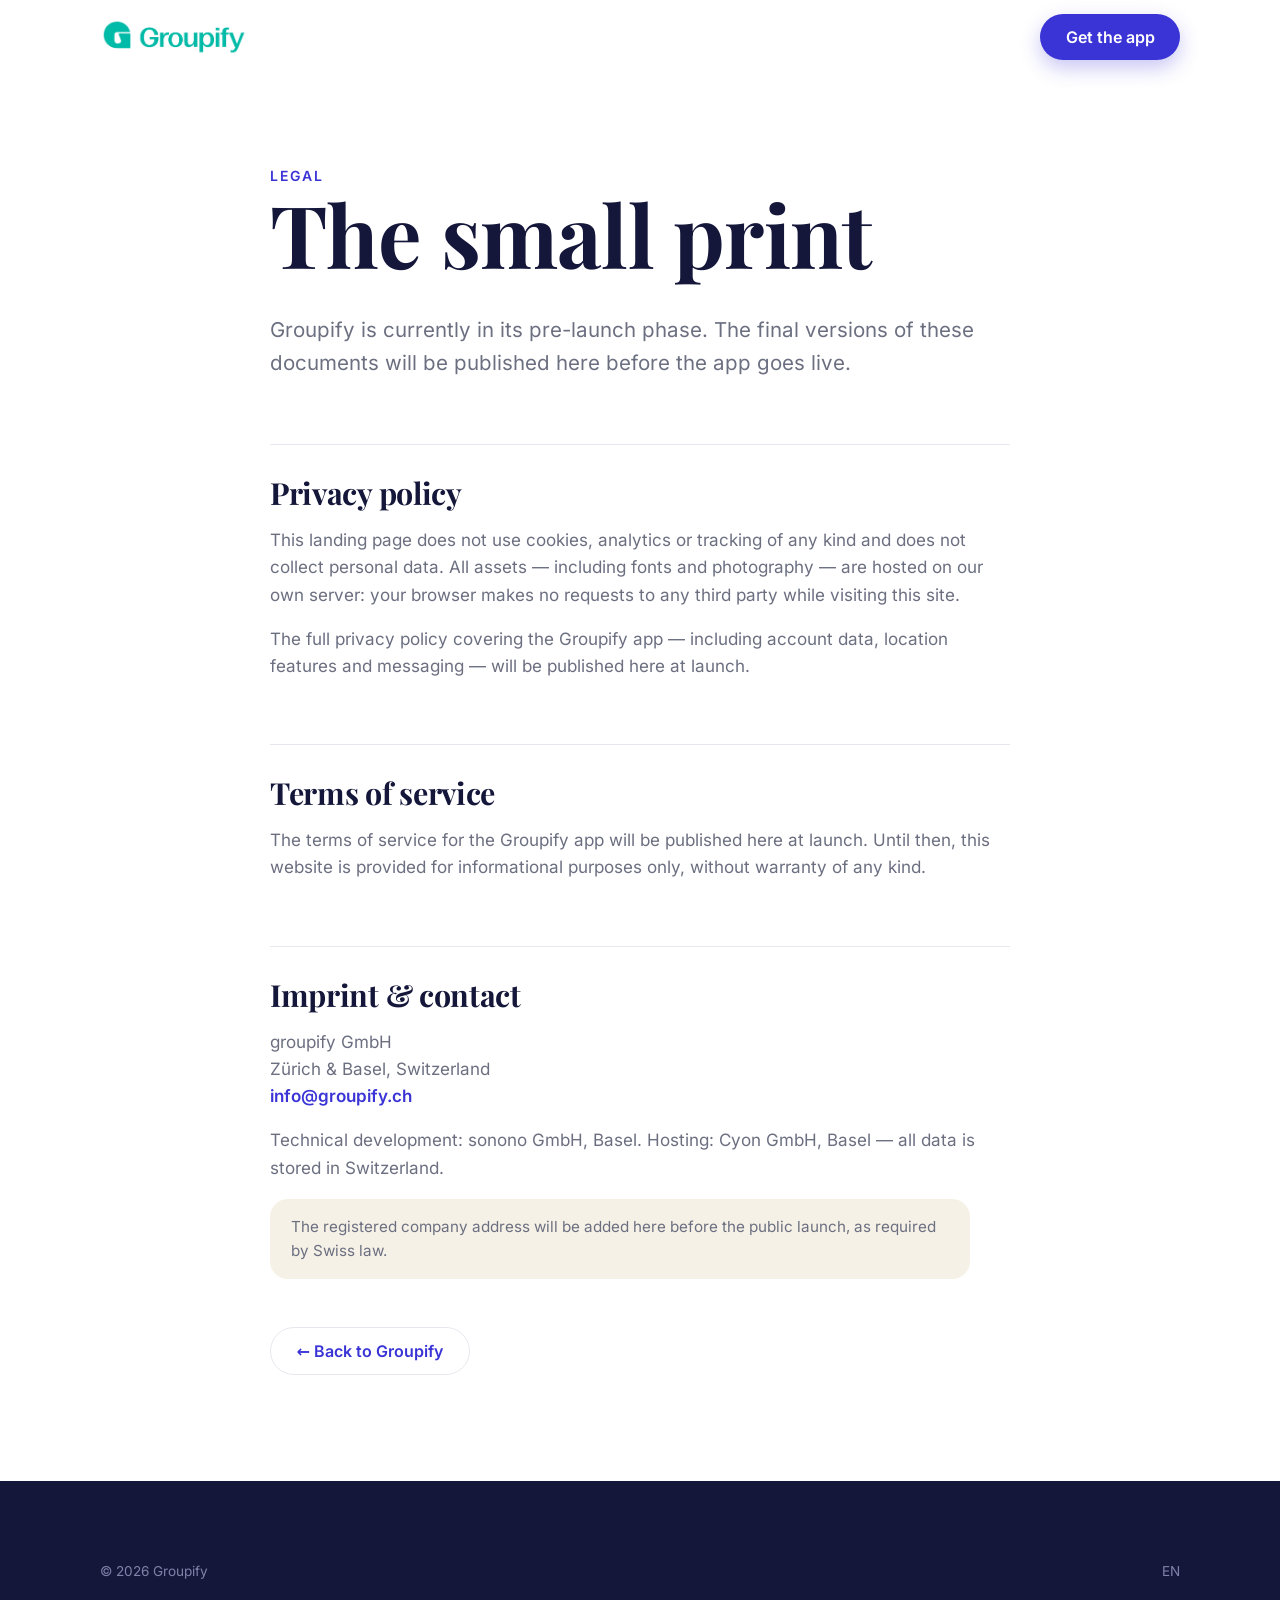
<file: legal.html>
<!DOCTYPE html>
<html lang="en">
<head>
<meta charset="UTF-8">
<meta name="viewport" content="width=device-width, initial-scale=1.0">
<title>Legal — Groupify</title>
<meta name="description" content="Privacy policy, terms of service and imprint for Groupify — the social app for finding and organizing group events around shared interests.">
<meta http-equiv="Content-Security-Policy" content="default-src 'self'; script-src 'self'; style-src 'self' 'unsafe-inline'; img-src 'self' data:; font-src 'self'; connect-src 'self'; media-src 'none'; object-src 'none'; frame-src 'none'; base-uri 'self'; form-action 'none'; upgrade-insecure-requests">
<meta name="referrer" content="strict-origin-when-cross-origin">
<meta name="theme-color" content="#16193b">
<meta name="robots" content="noindex, follow">
<link rel="icon" type="image/png" href="Logo/groupify-mark-teal.png">
<link rel="stylesheet" href="assets/fonts/fonts.css?v=secure-20260706">
<link rel="stylesheet" href="styles/theme.css">
<link rel="stylesheet" href="styles/main.css?v=polish-20260707">
<style>
  /* page-local layout only — all tokens come from theme.css */
  .legal{padding-block:clamp(3rem,7vw,5.5rem);}
  .legal .container{max-width:820px;}
  .legal h1{margin-bottom:.4em;}
  .legal section{margin-top:clamp(2.5rem,6vw,4rem);padding-top:clamp(1.5rem,3vw,2rem);border-top:1px solid var(--line);}
  .legal h2{font-size:var(--fs-h3);margin-bottom:.6em;}
  .legal p{color:var(--muted);max-width:70ch;margin:0 0 1em;}
  .legal .tag{margin-bottom:1.2rem;}
  .legal-note{background:var(--cream);border-radius:var(--r-lg);padding:1rem 1.3rem;color:var(--ink);font-size:.95rem;}
  .legal a{color:var(--primary);font-weight:600;}
  .legal a:hover{text-decoration:underline;}
</style>
</head>
<body>

<header class="site-header" id="top" data-header>
  <div class="container header-inner">
    <a class="brand" href="index.html" aria-label="Groupify home">
      <img class="brand__logo" src="Logo/groupify-wordmark.png" alt="Groupify" width="148" height="39" loading="eager" decoding="async">
    </a>
    <div class="header-actions">
      <a href="index.html#download" class="btn btn--primary">Get the app</a>
    </div>
  </div>
</header>

<main class="legal">
  <div class="container">
    <span class="eyebrow">Legal</span>
    <h1>The small print</h1>
    <p class="lead">Groupify is currently in its pre-launch phase. The final versions of these documents will be published here before the app goes live.</p>

    <section id="privacy">
      <h2>Privacy policy</h2>
      <p>This landing page does not use cookies, analytics or tracking of any kind and does not collect personal data. All assets — including fonts and photography — are hosted on our own server: your browser makes no requests to any third party while visiting this site.</p>
      <p>The full privacy policy covering the Groupify app — including account data, location features and messaging — will be published here at launch.</p>
    </section>

    <section id="terms">
      <h2>Terms of service</h2>
      <p>The terms of service for the Groupify app will be published here at launch. Until then, this website is provided for informational purposes only, without warranty of any kind.</p>
    </section>

    <section id="imprint">
      <h2>Imprint &amp; contact</h2>
      <p>
        groupify GmbH<br>
        Zürich &amp; Basel, Switzerland<br>
        <a href="mailto:info@groupify.ch">info@groupify.ch</a>
      </p>
      <p>Technical development: sonono GmbH, Basel. Hosting: Cyon GmbH, Basel — all data is stored in Switzerland.</p>
      <p class="legal-note">The registered company address will be added here before the public launch, as required by Swiss law.</p>
    </section>

    <p style="margin-top:3rem"><a class="btn btn--ghost" href="index.html">← Back to Groupify</a></p>
  </div>
</main>

<footer class="site-footer">
  <div class="container footer-bottom">
    <span>© <span data-year>2026</span> Groupify</span>
    <span class="footer-lang">EN</span>
  </div>
</footer>

<script src="scripts/main.js?v=everywhere-20260704" defer></script>
</body>
</html>
</file>
<file: assets/fonts/fonts.css>
/* Groupify - self-hosted Google Fonts (latin subsets, woff2 only).
   Downloaded 2026-07-06 so the site makes zero third-party requests. */

@font-face {
  font-family: 'Caveat';
  font-style: normal;
  font-weight: 600;
  font-display: swap;
  src: url('caveat-600.woff2') format('woff2');
  unicode-range: U+0000-00FF, U+0131, U+0152-0153, U+02BB-02BC, U+02C6, U+02DA, U+02DC, U+0304, U+0308, U+0329, U+2000-206F, U+20AC, U+2122, U+2191, U+2193, U+2212, U+2215, U+FEFF, U+FFFD;
}

@font-face {
  font-family: 'Caveat';
  font-style: normal;
  font-weight: 700;
  font-display: swap;
  src: url('caveat-700.woff2') format('woff2');
  unicode-range: U+0000-00FF, U+0131, U+0152-0153, U+02BB-02BC, U+02C6, U+02DA, U+02DC, U+0304, U+0308, U+0329, U+2000-206F, U+20AC, U+2122, U+2191, U+2193, U+2212, U+2215, U+FEFF, U+FFFD;
}

@font-face {
  font-family: 'Inter';
  font-style: normal;
  font-weight: 400;
  font-display: swap;
  src: url('inter-400.woff2') format('woff2');
  unicode-range: U+0000-00FF, U+0131, U+0152-0153, U+02BB-02BC, U+02C6, U+02DA, U+02DC, U+0304, U+0308, U+0329, U+2000-206F, U+20AC, U+2122, U+2191, U+2193, U+2212, U+2215, U+FEFF, U+FFFD;
}

@font-face {
  font-family: 'Inter';
  font-style: normal;
  font-weight: 500;
  font-display: swap;
  src: url('inter-500.woff2') format('woff2');
  unicode-range: U+0000-00FF, U+0131, U+0152-0153, U+02BB-02BC, U+02C6, U+02DA, U+02DC, U+0304, U+0308, U+0329, U+2000-206F, U+20AC, U+2122, U+2191, U+2193, U+2212, U+2215, U+FEFF, U+FFFD;
}

@font-face {
  font-family: 'Inter';
  font-style: normal;
  font-weight: 600;
  font-display: swap;
  src: url('inter-600.woff2') format('woff2');
  unicode-range: U+0000-00FF, U+0131, U+0152-0153, U+02BB-02BC, U+02C6, U+02DA, U+02DC, U+0304, U+0308, U+0329, U+2000-206F, U+20AC, U+2122, U+2191, U+2193, U+2212, U+2215, U+FEFF, U+FFFD;
}

@font-face {
  font-family: 'Inter';
  font-style: normal;
  font-weight: 700;
  font-display: swap;
  src: url('inter-700.woff2') format('woff2');
  unicode-range: U+0000-00FF, U+0131, U+0152-0153, U+02BB-02BC, U+02C6, U+02DA, U+02DC, U+0304, U+0308, U+0329, U+2000-206F, U+20AC, U+2122, U+2191, U+2193, U+2212, U+2215, U+FEFF, U+FFFD;
}

@font-face {
  font-family: 'Playfair Display';
  font-style: italic;
  font-weight: 500;
  font-display: swap;
  src: url('playfair-display-500-italic.woff2') format('woff2');
  unicode-range: U+0000-00FF, U+0131, U+0152-0153, U+02BB-02BC, U+02C6, U+02DA, U+02DC, U+0304, U+0308, U+0329, U+2000-206F, U+20AC, U+2122, U+2191, U+2193, U+2212, U+2215, U+FEFF, U+FFFD;
}

@font-face {
  font-family: 'Playfair Display';
  font-style: italic;
  font-weight: 700;
  font-display: swap;
  src: url('playfair-display-700-italic.woff2') format('woff2');
  unicode-range: U+0000-00FF, U+0131, U+0152-0153, U+02BB-02BC, U+02C6, U+02DA, U+02DC, U+0304, U+0308, U+0329, U+2000-206F, U+20AC, U+2122, U+2191, U+2193, U+2212, U+2215, U+FEFF, U+FFFD;
}

@font-face {
  font-family: 'Playfair Display';
  font-style: normal;
  font-weight: 500;
  font-display: swap;
  src: url('playfair-display-500.woff2') format('woff2');
  unicode-range: U+0000-00FF, U+0131, U+0152-0153, U+02BB-02BC, U+02C6, U+02DA, U+02DC, U+0304, U+0308, U+0329, U+2000-206F, U+20AC, U+2122, U+2191, U+2193, U+2212, U+2215, U+FEFF, U+FFFD;
}

@font-face {
  font-family: 'Playfair Display';
  font-style: normal;
  font-weight: 700;
  font-display: swap;
  src: url('playfair-display-700.woff2') format('woff2');
  unicode-range: U+0000-00FF, U+0131, U+0152-0153, U+02BB-02BC, U+02C6, U+02DA, U+02DC, U+0304, U+0308, U+0329, U+2000-206F, U+20AC, U+2122, U+2191, U+2193, U+2212, U+2215, U+FEFF, U+FFFD;
}

@font-face {
  font-family: 'Playfair Display';
  font-style: normal;
  font-weight: 800;
  font-display: swap;
  src: url('playfair-display-800.woff2') format('woff2');
  unicode-range: U+0000-00FF, U+0131, U+0152-0153, U+02BB-02BC, U+02C6, U+02DA, U+02DC, U+0304, U+0308, U+0329, U+2000-206F, U+20AC, U+2122, U+2191, U+2193, U+2212, U+2215, U+FEFF, U+FFFD;
}
</file>
<file: styles/theme.css>
/* ==========================================================================
   Groupify — Theme tokens (extracted from Figma "GR 2.0" UI delivery)
   Single source of truth for colours, type, radii, shadows, spacing.
   ========================================================================== */

:root {
  /* ---- Core neutrals -------------------------------------------------- */
  --ink: #14163a;          /* headlines + text on light                    */
  --navy: #16193b;         /* dark sections / sheets                       */
  --navy-2: #1d2150;       /* raised dark surface                          */
  --paper: #ffffff;        /* app / page background                        */
  --cream: #f6f1e7;        /* light buttons + surfaces on dark             */
  --muted: #6b6f80;        /* secondary text                               */
  --line: #e7e7ee;         /* hairline borders                             */
  --line-soft: #f0f0f5;

  /* ---- Brand primary -------------------------------------------------- */
  --primary: #3a34d6;      /* royal indigo — primary actions, links        */
  --primary-strong: #2f2ab0;
  --primary-soft: #e5e3fb;

  /* ---- Category palette (full + soft pastel pair) --------------------- */
  --orange: #e8641e;   --orange-soft: #f9ddc8;
  --yellow: #f2ce1b;   --yellow-soft: #f8efb2;
  --green:  #2f8f5b;   --green-soft:  #dcefe0;   --green-deep: #1f4a3d;
  --royal:  #2b2ca6;   --royal-soft:  #dce3f8;
  --purple: #6a34d6;   --purple-soft: #e7dbf8;
  --red:    #e23b34;   --red-soft:    #f7d8d5;   --maroon: #6f1f2a;
  --pink-soft: #f5dbe4;
  --teal:   #1fa79f;   --teal-soft:   #d5efec;
  --blue-soft: #dce8f6;

  /* ---- Radii ---------------------------------------------------------- */
  --r-card: 22px;
  --r-lg: 18px;
  --r-md: 14px;
  --r-sm: 10px;
  --r-pill: 999px;

  /* ---- Shadows -------------------------------------------------------- */
  --shadow-sm: 0 2px 8px rgba(20, 22, 58, .06);
  --shadow-md: 0 10px 30px rgba(20, 22, 58, .10);
  --shadow-card: 0 18px 44px rgba(20, 22, 58, .16);

  /* ---- Type ----------------------------------------------------------- */
  --font-serif: "Playfair Display", Georgia, "Times New Roman", serif;
  --font-sans: "Inter", system-ui, -apple-system, "Segoe UI", Roboto, sans-serif;
  --font-hand: "Caveat", "Segoe Script", cursive;

  /* fluid type scale */
  --fs-hero: clamp(2.9rem, 7.5vw, 5.4rem);
  --fs-h2: clamp(2rem, 4.2vw, 3.25rem);
  --fs-h3: clamp(1.35rem, 2.4vw, 1.9rem);
  --fs-lead: clamp(1.05rem, 1.6vw, 1.3rem);
  --fs-body: 1.0625rem;
  --fs-small: 0.875rem;

  /* ---- Layout --------------------------------------------------------- */
  --container: 1160px;
  --gutter: clamp(1.1rem, 4vw, 2.5rem);
  --section-y: clamp(4rem, 9vw, 8rem);
}

/* ==========================================================================
   Reset / base
   ========================================================================== */
*, *::before, *::after { box-sizing: border-box; }

html { -webkit-text-size-adjust: 100%; scroll-behavior: smooth; scroll-padding-top: 88px; }

@media (prefers-reduced-motion: reduce) {
  html { scroll-behavior: auto; }
  * { animation-duration: .001ms !important; animation-iteration-count: 1 !important;
      transition-duration: .001ms !important; }
}

body {
  margin: 0;
  font-family: var(--font-sans);
  font-size: var(--fs-body);
  line-height: 1.6;
  color: var(--ink);
  background: var(--paper);
  -webkit-font-smoothing: antialiased;
  text-rendering: optimizeLegibility;
}

img, svg { display: block; max-width: 100%; }
a { color: inherit; text-decoration: none; }
button { font: inherit; cursor: pointer; border: 0; background: none; }
ul { margin: 0; padding: 0; list-style: none; }

/* ---- Headings -------------------------------------------------------- */
h1, h2, h3 {
  font-family: var(--font-serif);
  font-weight: 700;
  line-height: 1.05;
  letter-spacing: -0.01em;
  color: var(--ink);
  margin: 0;
}
h1 { font-size: var(--fs-hero); }
h2 { font-size: var(--fs-h2); }
h3 { font-size: var(--fs-h3); line-height: 1.15; }
.italic { font-style: italic; }
em { font-style: italic; }

/* ==========================================================================
   Reusable primitives
   ========================================================================== */
.container {
  width: 100%;
  max-width: var(--container);
  margin-inline: auto;
  padding-inline: var(--gutter);
}

.eyebrow {
  font-family: var(--font-sans);
  font-weight: 600;
  font-size: var(--fs-small);
  letter-spacing: .14em;
  text-transform: uppercase;
  color: var(--primary);
}

.lead { font-size: var(--fs-lead); color: var(--muted); }

/* ---- Buttons (pills) ------------------------------------------------- */
.btn {
  display: inline-flex;
  align-items: center;
  justify-content: center;
  gap: .55em;
  padding: .95em 1.6em;
  border-radius: var(--r-pill);
  font-weight: 600;
  font-size: 1rem;
  line-height: 1;
  transition: transform .18s ease, box-shadow .18s ease, background .18s ease, color .18s ease;
  will-change: transform;
}
.btn:active { transform: translateY(1px) scale(.99); }

.btn--primary { background: var(--primary); color: #fff; box-shadow: 0 8px 20px rgba(58,52,214,.28); }
.btn--primary:hover { background: var(--primary-strong); box-shadow: 0 12px 26px rgba(58,52,214,.34); transform: translateY(-2px); }

.btn--navy { background: var(--navy); color: #fff; }
.btn--navy:hover { background: #22265a; transform: translateY(-2px); }

.btn--cream { background: var(--cream); color: var(--ink); box-shadow: var(--shadow-sm); }
.btn--cream:hover { background: #fff; transform: translateY(-2px); box-shadow: var(--shadow-md); }

.btn--ghost { background: transparent; color: var(--ink); border: 1.5px solid var(--line); }
.btn--ghost:hover { border-color: var(--ink); }

.btn--lg { padding: 1.1em 1.9em; font-size: 1.05rem; }
.btn--block { width: 100%; }

/* ---- Store buttons --------------------------------------------------- */
.store-btn {
  display: inline-flex; align-items: center; gap: .7em;
  background: var(--cream); color: var(--ink);
  border-radius: var(--r-pill);
  padding: .7em 1.35em;
  box-shadow: var(--shadow-sm);
  transition: transform .18s ease, box-shadow .18s ease;
}
.store-btn:hover { transform: translateY(-2px); box-shadow: var(--shadow-md); }
.store-btn svg { width: 22px; height: 22px; }
.store-btn small { display: block; font-size: .68rem; color: var(--muted); line-height: 1; margin-bottom: 2px; }
.store-btn strong { font-size: 1rem; line-height: 1; }
.store-btn__txt { text-align: left; }

.store-badge {
  display: inline-flex;
  align-items: center;
  gap: .72rem;
  min-width: 178px;
  height: 54px;
  padding: .46rem .9rem;
  border-radius: 10px;
  background: #050505;
  color: #fff;
  border: 1px solid #6d6d6d;
  box-shadow: inset 0 0 0 1px rgba(255,255,255,.1), 0 12px 28px rgba(0,0,0,.22);
  transition: transform 160ms cubic-bezier(.23,1,.32,1), box-shadow 160ms ease, filter 160ms ease;
}
.store-badge:hover { transform: translateY(-2px); box-shadow: inset 0 0 0 1px rgba(255,255,255,.15), 0 16px 34px rgba(0,0,0,.28); }
.store-badge:active { transform: scale(.98); }
.store-badge__icon { flex: 0 0 auto; display: block; }
.store-badge__icon--apple { width: 31px; height: 31px; }
.store-badge__icon--play { width: 34px; height: 37px; }
.store-badge__txt { display: block; text-align: left; line-height: 1; }
.store-badge small { display: block; color: #fff; font-size: .62rem; line-height: 1; margin-bottom: .2rem; }
.store-badge strong { display: block; color: #fff; font-size: 1.34rem; font-weight: 600; line-height: .95; }
.store-badge--play strong { font-size: 1.22rem; }

/* ---- Pills / tags ---------------------------------------------------- */
.tag {
  display: inline-flex; align-items: center; gap: .45em;
  padding: .4em .85em; border-radius: var(--r-pill);
  font-size: var(--fs-small); font-weight: 600;
  background: var(--cream); color: var(--ink);
}
.tag--soft { background: var(--line-soft); color: var(--muted); }

/* ---- Sticker accent -------------------------------------------------- */
.sticker { display: inline-block; transform: rotate(-8deg); filter: drop-shadow(0 4px 6px rgba(0,0,0,.15)); }

/* ---- Utility --------------------------------------------------------- */
.center { text-align: center; }
.visually-hidden {
  position: absolute; width: 1px; height: 1px; padding: 0; margin: -1px;
  overflow: hidden; clip: rect(0 0 0 0); white-space: nowrap; border: 0;
}
</file>
<file: styles/main.css>
/* ==========================================================================
   Groupify — landing page layout & components
   Depends on tokens/primitives in theme.css
   ========================================================================== */

.ic{width:24px;height:24px;fill:none;stroke:currentColor;stroke-width:2;stroke-linecap:round;stroke-linejoin:round}

/* ---- reveal on scroll (progressive-enhancement; visible without JS) ---- */
.js .reveal{opacity:0;transform:translateY(22px);transition:opacity .7s ease,transform .7s cubic-bezier(.2,.7,.2,1)}
.js .reveal.in{opacity:1;transform:none}
@media (prefers-reduced-motion:reduce){.js .reveal{opacity:1;transform:none}}

/* ==========================================================================
   Header
   ========================================================================== */
/* header carries its own white so the bar slides in WITH the drop
   animation (the hero is pulled up underneath via negative margin) */
.site-header{position:sticky;top:0;z-index:100;background:var(--paper);transition:background .3s ease,box-shadow .3s ease,border-color .3s}
.site-header.scrolled{background:rgba(255,255,255,.82);-webkit-backdrop-filter:saturate(180%) blur(14px);backdrop-filter:saturate(180%) blur(14px);box-shadow:0 1px 0 var(--line)}
.header-inner{display:flex;align-items:center;justify-content:space-between;gap:clamp(1rem,2vw,2rem);height:74px}
.brand{display:inline-flex;align-items:center;flex:0 0 auto;font-weight:700;line-height:1}
.brand__logo{display:block;width:148px;max-width:148px;height:auto;max-height:46px;object-fit:contain}
.brand__logo--footer{width:152px;max-width:152px}
.brand__mark{width:38px;height:38px;border-radius:11px;display:grid;place-items:center;overflow:hidden;box-shadow:0 6px 16px rgba(12,184,169,.28)}
.brand__mark img{display:block;width:100%;height:100%;object-fit:cover}
.main-nav{display:flex;gap:2rem}
.main-nav a{font-weight:500;color:var(--ink);opacity:.8;white-space:nowrap;transition:opacity .2s}
.main-nav a:hover{opacity:1}
.header-actions{display:flex;align-items:center;gap:.8rem}
.header-actions .btn{white-space:nowrap}
.menu-toggle{display:none;width:44px;height:44px;border-radius:12px;flex-direction:column;gap:5px;align-items:center;justify-content:center}
.menu-toggle span{width:22px;height:2px;background:var(--ink);border-radius:2px;transition:transform .3s,opacity .3s}

/* ==========================================================================
   Hero
   ========================================================================== */
.hero{position:relative;background:var(--navy);color:#fff;overflow:hidden;isolation:isolate;margin-top:-74px;padding-top:74px}
.hero__bg{position:absolute;inset:0;z-index:-1;background:
  radial-gradient(120% 90% at 85% 0%,rgba(106,52,214,.55),transparent 55%),
  radial-gradient(90% 80% at 0% 100%,rgba(58,52,214,.5),transparent 55%),
  linear-gradient(160deg,#1b1e46,#111334)}
.hero__dots{position:absolute;inset:0;background-image:radial-gradient(rgba(255,255,255,.5) 1px,transparent 1.5px);background-size:7px 7px;mix-blend-mode:soft-light;opacity:.35}
.hero__inner{display:grid;grid-template-columns:1.05fr .95fr;gap:2rem;align-items:center;padding-block:clamp(3.5rem,8vw,6.5rem) clamp(4rem,9vw,7rem)}
.eyebrow--light{color:#c9c8f6}
.hero__title{font-size:var(--fs-hero);font-weight:800;color:#fff}
.hero__title .rotator{display:inline-block;min-height:1.05em}
.hero__title em{font-weight:700;color:#fff;display:inline-block;transition:opacity .35s,transform .35s}
.hero__title em.swap{opacity:0;transform:translateY(10px)}
.hero__lead{font-size:var(--fs-lead);color:#c3c5e6;max-width:30ch;margin-top:1.2rem}
.hero__lead strong{color:#fff;font-weight:600}
.hero__cta{display:flex;flex-wrap:wrap;gap:.8rem;margin-top:1.8rem}
.hero__cta--center{justify-content:center}
.hero__note{margin-top:1.1rem;font-size:var(--fs-small);color:#9698c8}

.hero__visual{position:relative;height:520px;display:flex;align-items:center;justify-content:center}
.phone{border-radius:32px;overflow:hidden;box-shadow:0 30px 70px rgba(0,0,0,.45);background:#0b0d24}
.phone img{display:block;width:100%;height:100%;object-fit:cover}
.hero__visual .phone{position:absolute;width:250px}
.phone--back{transform:translate(-32%,-6%) rotate(-8deg);width:230px !important;filter:brightness(.9)}
.phone--front{transform:translate(24%,8%) rotate(6deg);z-index:2}
.sticker{position:absolute;font-size:2.4rem;z-index:3;filter:drop-shadow(0 6px 8px rgba(0,0,0,.35))}
.sticker--star{color:var(--yellow);top:6%;right:16%;transform:rotate(-12deg)}
.sticker--hand{top:70%;left:8%;transform:rotate(8deg)}
.scroll-hint{position:absolute;left:50%;bottom:20px;transform:translateX(-50%);display:flex;flex-direction:column;align-items:center;gap:6px;font-size:11px;letter-spacing:.14em;text-transform:uppercase;color:#9698c8}
.scroll-hint span{width:22px;height:34px;border:2px solid rgba(255,255,255,.35);border-radius:12px;position:relative}
.scroll-hint span::after{content:"";position:absolute;top:6px;left:50%;transform:translateX(-50%);width:3px;height:7px;border-radius:2px;background:#fff;animation:scrolldot 1.6s infinite}
@keyframes scrolldot{0%{opacity:0;top:6px}40%{opacity:1}80%{opacity:0;top:16px}100%{opacity:0}}

/* ==========================================================================
   Section heads
   ========================================================================== */
.section-head{max-width:34ch;margin-bottom:clamp(2rem,4vw,3.2rem)}
.section-head.center{margin-inline:auto;text-align:center}
.section-title{font-size:var(--fs-h2);margin-top:.5rem}
.section-title--light{color:#fff}

/* ==========================================================================
   Features
   ========================================================================== */
.features{padding-block:var(--section-y)}
.feature{display:grid;grid-template-columns:1fr 1fr;gap:clamp(2rem,5vw,4.5rem);align-items:center;margin-bottom:clamp(3.5rem,7vw,6rem)}
.feature:last-child{margin-bottom:0}
.feature--reverse .feature__text{order:2}
.feature__text h3{font-family:var(--font-sans);font-size:clamp(1.45rem,2.2vw,2.05rem);font-weight:700;letter-spacing:0;line-height:1.08;margin-bottom:1rem}
.feature__text p{color:var(--muted);font-size:1.05rem;line-height:1.72;max-width:44ch}
.ticks{margin-top:1.55rem;display:grid;gap:.85rem}
.ticks li{position:relative;padding-left:2rem;font-weight:500}
.ticks li::before{content:"";position:absolute;left:0;top:1px;width:22px;height:22px;border-radius:50%;background:var(--primary-soft);
  background-image:url("data:image/svg+xml,%3Csvg xmlns='http://www.w3.org/2000/svg' width='14' height='14' viewBox='0 0 24 24' fill='none' stroke='%233a34d6' stroke-width='3' stroke-linecap='round' stroke-linejoin='round'%3E%3Cpath d='M5 12l5 5L20 6'/%3E%3C/svg%3E");background-repeat:no-repeat;background-position:center}
.feature__media{position:relative;display:flex;justify-content:center;align-items:center;min-height:420px}
/* nudge the phone toward the text column so the corner tickets get room
   on the outer side instead of lying across the screen */
.feature:not(.feature--reverse) .feature__media .phone{margin-right:64px}
.feature--reverse .feature__media .phone{margin-left:64px}
.blob{position:absolute;width:78%;aspect-ratio:1;border-radius:42% 58% 55% 45%/48% 42% 58% 52%;background:var(--c);filter:blur(6px);opacity:.9;z-index:0}
.feature__media .phone{position:relative;z-index:1;width:270px}

/* ==========================================================================
   Categories
   ========================================================================== */
.categories{padding-block:var(--section-y);background:var(--cream)}
.chips{display:flex;flex-wrap:wrap;justify-content:center;gap:.8rem;max-width:900px;margin:0 auto}
.chip{display:inline-flex;align-items:center;gap:.5rem;padding:.7em 1.2em;border-radius:var(--r-pill);background:#fff;border:1.5px solid var(--line);font-weight:600;font-size:1rem;box-shadow:var(--shadow-sm);transition:transform .2s,border-color .2s,box-shadow .2s;cursor:default}
.chip:hover{transform:translateY(-3px) rotate(-1deg);border-color:var(--c);box-shadow:0 10px 22px rgba(20,22,58,.1)}
.chip__ic{font-size:1.1rem;line-height:1}
.chip--muted{color:var(--muted);border-style:dashed}

/* ==========================================================================
   How it works (dark)
   ========================================================================== */
.how{padding-block:var(--section-y);background:var(--navy);color:#fff;position:relative;overflow:hidden;isolation:isolate}
.how::before{content:"";position:absolute;inset:0;z-index:-1;background:
  radial-gradient(72% 58% at 96% 8%,rgba(106,52,214,.34),transparent 62%),
  radial-gradient(50% 50% at 16% 82%,rgba(31,167,159,.16),transparent 70%)}
.how::after{content:"";position:absolute;inset:0;z-index:-1;background-image:linear-gradient(rgba(255,255,255,.045) 1px,transparent 1px),linear-gradient(90deg,rgba(255,255,255,.035) 1px,transparent 1px);background-size:44px 44px;-webkit-mask-image:linear-gradient(to bottom,transparent,black 16%,black 82%,transparent);mask-image:linear-gradient(to bottom,transparent,black 16%,black 82%,transparent);opacity:.7}
.steps{display:grid;grid-template-columns:repeat(3,1fr);gap:1.5rem;counter-reset:step;list-style:none;margin:0;padding:0}
.step{--rot:0deg;position:relative;overflow:visible;background:#fbf4df;border:2px solid rgba(20,22,58,.88);
  border-radius:8px;padding:2.1rem 1.55rem 1.5rem;box-shadow:8px 10px 0 rgba(0,0,0,.2),0 22px 52px rgba(5,7,28,.28);
  rotate:var(--rot);transform:translateZ(0)}
.step:nth-child(1){--rot:-.8deg;background:#f9efd0}
.step:nth-child(2){--rot:.65deg;background:#edf6f4}
.step:nth-child(3){--rot:-.35deg;background:#fff4de}
.step::before{content:"";position:absolute;left:1.15rem;right:auto;top:-11px;width:78px;height:22px;
  background:rgba(255,255,255,.72);border-left:1px dashed rgba(20,22,58,.2);border-right:1px dashed rgba(20,22,58,.2);
  transform:rotate(-4deg);box-shadow:0 3px 8px rgba(0,0,0,.14)}
.step::after{display:none}
.step__num{display:grid;place-items:center;width:38px;height:38px;border-radius:50%;background:var(--orange);color:#fff;
  border:2px solid var(--ink);font-family:var(--font-sans);font-weight:800;font-size:.95rem;margin-bottom:1rem;
  box-shadow:3px 4px 0 rgba(20,22,58,.22)}
.step:nth-child(2) .step__num{background:var(--teal)}
.step:nth-child(3) .step__num{background:var(--primary)}
.step__pin{position:absolute;right:1.15rem;top:1.1rem;width:18px;height:18px;border-radius:50%;
  background:var(--yellow);border:2px solid var(--ink);box-shadow:2px 3px 0 rgba(20,22,58,.22)}
.step h3{color:var(--ink);font-size:1.35rem;margin-bottom:.62rem;letter-spacing:0}
.step p{color:#4f536b;margin:0}

/* ==========================================================================
   Zigzag seams between sections (same sharp mask, section-specific colours)
   ========================================================================== */
.tear{
  --tear-above:#fff;
  --tear-below:var(--cream);
  --tear-navy:linear-gradient(100deg,var(--navy) 0%,#202052 66%,#34216f 100%);
  height:34px;
  margin-top:-1px;
  position:relative;
  z-index:5;
  overflow:hidden;
  background:var(--tear-below);
}
.tear::before{
  content:"";
  position:absolute;
  inset:0;
  background:var(--tear-above);
  -webkit-mask-image:url("data:image/svg+xml,%3Csvg xmlns='http://www.w3.org/2000/svg' width='280' height='34' viewBox='0 0 280 34'%3E%3Cpath fill='%23000' d='M0 0H280V18L266 12L252 22L238 16L224 25L210 17L196 22L182 14L168 23L154 17L140 27L126 16L112 22L98 15L84 24L70 18L56 27L42 16L28 23L14 13L0 21Z'/%3E%3C/svg%3E");
  mask-image:url("data:image/svg+xml,%3Csvg xmlns='http://www.w3.org/2000/svg' width='280' height='34' viewBox='0 0 280 34'%3E%3Cpath fill='%23000' d='M0 0H280V18L266 12L252 22L238 16L224 25L210 17L196 22L182 14L168 23L154 17L140 27L126 16L112 22L98 15L84 24L70 18L56 27L42 16L28 23L14 13L0 21Z'/%3E%3C/svg%3E");
  -webkit-mask-repeat:repeat-x;
  mask-repeat:repeat-x;
  -webkit-mask-size:280px 34px;
  mask-size:280px 34px;
  -webkit-mask-position:center top;
  mask-position:center top;
}
.tear--white-on-cream{--tear-above:#fff;--tear-below:var(--cream)}
.tear--cream-on-navy{--tear-above:var(--cream);--tear-below:var(--tear-navy)}
.tear--white-on-navy{--tear-above:#fff;--tear-below:var(--tear-navy)}
.tear--navy-on-cream{--tear-above:var(--tear-navy);--tear-below:var(--cream)}
.tear--white-on-preview{--tear-above:#fff;--tear-below:#f8f9fb}
.tear--preview-on-cream{--tear-above:#eef1f6;--tear-below:var(--cream)}
.tear--cream-on-white{--tear-above:var(--cream);--tear-below:var(--paper)}

/* ==========================================================================
   Story — from chat to court (scrollytelling strip)
   ========================================================================== */
.story{padding-block:var(--section-y);background:var(--cream);position:relative;overflow:hidden}
.story__flow{display:grid;grid-template-columns:1.05fr .9fr .8fr;gap:clamp(1.8rem,4vw,3.4rem);
  align-items:center;max-width:1040px;margin-inline:auto}
.story__chat{display:grid;gap:.75rem;align-content:center}
.bubble{position:relative;max-width:34ch;padding:.72em 1em .78em;background:#fff;border:2px solid var(--ink);
  border-radius:14px;box-shadow:4px 5px 0 rgba(20,22,58,.14);font-size:.98rem;line-height:1.35}
.bubble b{display:block;font-size:.68rem;font-weight:800;letter-spacing:.12em;text-transform:uppercase;
  color:var(--teal);margin-bottom:.15em}
.bubble--in{justify-self:start;border-bottom-left-radius:4px;transform:rotate(-.6deg)}
.bubble--out{justify-self:end;background:var(--primary-soft);border-bottom-right-radius:4px;transform:rotate(.8deg)}
.bubble--out b{color:var(--primary)}
.story__joins{justify-self:center;font-family:var(--font-hand);font-size:1.2rem;color:#5a5d80;transform:rotate(-2deg)}
.story__event{position:relative;justify-self:center;display:grid;gap:.3rem;padding:1.3rem 1.5rem 1.4rem;background:#fff;
  border:2px solid var(--ink);border-radius:18px;box-shadow:7px 8px 0 rgba(20,22,58,.16);transform:rotate(-2deg);max-width:270px}
.story__event::before,.story__event::after{content:"";position:absolute;top:50%;width:44px;height:0;
  border-top:3px dashed rgba(20,22,58,.35)}
.story__event::before{left:-52px}
.story__event::after{right:-52px}
.story__event-pin{width:30px;height:30px;border-radius:50% 50% 50% 0;background:var(--orange);
  border:2.5px solid var(--ink);transform:rotate(-45deg);margin-bottom:.4rem;position:relative}
.story__event-pin::after{content:"";position:absolute;inset:8px;border-radius:50%;background:#fff}
.story__event strong{font-size:1.15rem;line-height:1.2}
.story__event-meta{color:var(--muted);font-size:.9rem}
.story__event-chip{justify-self:start;margin-top:.45rem;padding:.3em .75em;background:var(--orange);color:#fff;
  border:2px solid var(--ink);border-radius:7px;font-family:var(--font-hand);font-style:normal;font-size:1.05rem;
  box-shadow:3px 4px 0 rgba(20,22,58,.18);transform:rotate(2deg)}
.polaroid--story{--w:210px;--rot:5deg;justify-self:center}

/* ==========================================================================
   Community
   ========================================================================== */
.community{padding-block:var(--section-y)}
.community__inner{display:grid;grid-template-columns:1fr 1fr;gap:clamp(2rem,5vw,4rem);align-items:center}
.community__copy .lead{margin:1rem 0 1.8rem}
.community__cards{display:grid;gap:1.35rem}
.community__cards .ecard:nth-child(1){transform:rotate(-2deg)}
.community__cards .ecard:nth-child(3){transform:rotate(2deg)}
.ecard{border-radius:var(--r-card);padding:1rem;box-shadow:var(--shadow-card);display:flex;flex-direction:column;gap:.5rem;transition:transform .25s}
.ecard:hover{transform:translateY(-4px) rotate(0)}
.ecard__ph{height:96px;border-radius:14px;background:rgba(255,255,255,.35);border:4px solid #fff}
.ecard__ph--light{background:rgba(255,255,255,.75)}
.ecard__meta{font-size:.78rem;font-weight:600;opacity:.85}
.ecard__title{font-size:1.4rem}
.ecard__att{align-self:flex-start;font-size:.78rem;font-weight:600;background:rgba(255,255,255,.6);border-radius:var(--r-pill);padding:.3em .8em}
.c-orange{background:var(--orange);color:#2a1405}
.c-blue{background:var(--blue-soft);color:var(--ink)}
.c-yellow{background:var(--yellow);color:#3a3208}

/* ==========================================================================
   Event tickets — app-style ticket cards scattered through the page.
   The two punched notches are real transparent holes (CSS mask, two
   half-height layers so their union keeps both holes), which is why the
   drop shadow lives on the OUTER element: filter follows the masked
   silhouette, box-shadow would be clipped away.
   ========================================================================== */
.ticket{position:relative;width:290px;z-index:2;
  filter:drop-shadow(0 16px 26px rgba(20,22,58,.32));
  transform:rotate(var(--rot,0deg)) translateY(var(--py,0))}
.ticket__in{--nx:calc(100% - 46px);position:relative;display:flex;gap:.85rem;align-items:stretch;
  padding:10px 46px 10px 10px;border-radius:16px;
  background:var(--tk-bg,var(--orange));color:var(--tk-ink,var(--ink));
  -webkit-mask:
    radial-gradient(circle 9px at var(--nx) 0,transparent 8.5px,#000 9px) top/100% 51% no-repeat,
    radial-gradient(circle 9px at var(--nx) 100%,transparent 8.5px,#000 9px) bottom/100% 51% no-repeat;
  mask:
    radial-gradient(circle 9px at var(--nx) 0,transparent 8.5px,#000 9px) top/100% 51% no-repeat,
    radial-gradient(circle 9px at var(--nx) 100%,transparent 8.5px,#000 9px) bottom/100% 51% no-repeat}
.ticket__ph{flex:0 0 92px;border-radius:11px;overflow:hidden;background:rgba(255,255,255,.3)}
.ticket__ph img{width:100%;height:100%;object-fit:cover;filter:saturate(.92) contrast(1.06)}
.ticket__body{display:flex;flex-direction:column;justify-content:center;gap:.32rem;
  padding:.3rem 0;min-height:104px}
.ticket__meta{display:flex;align-items:center;gap:.45em;font-size:.72rem;font-weight:600}
.ticket__meta svg,.ticket__att svg{width:14px;height:14px;flex:0 0 auto;fill:none;
  stroke:currentColor;stroke-width:2;stroke-linecap:round;stroke-linejoin:round}
.ticket__title{font-family:var(--font-sans);font-size:1.02rem;font-weight:800;line-height:1.05;
  text-transform:uppercase;letter-spacing:.015em}
.ticket__att{display:inline-flex;align-items:center;gap:.4em;align-self:flex-start;margin-top:.12rem;
  padding:.22em .68em;border-radius:var(--r-pill);
  background:var(--tk-pill,rgba(255,255,255,.55));font-size:.78rem;font-weight:700}
.ticket__stub{position:absolute;right:0;top:0;bottom:0;width:46px;display:grid;place-items:center;
  writing-mode:vertical-rl;font-size:.56rem;font-weight:800;letter-spacing:.34em;
  text-transform:uppercase;opacity:.6}
.ticket__stub::before{content:"";position:absolute;left:0;top:14px;bottom:14px;
  border-left:2px dashed var(--tk-line,rgba(20,22,58,.34))}

/* colour ways (category palette) */
.ticket--yellow{--tk-bg:var(--yellow)}
.ticket--teal{--tk-bg:var(--teal);--tk-pill:rgba(255,255,255,.72)}
.ticket--red{--tk-bg:var(--red);--tk-ink:#fff6ee;--tk-line:rgba(255,246,238,.44);--tk-pill:rgba(255,255,255,.22)}
.ticket--indigo{--tk-bg:var(--primary);--tk-ink:#f1f0ff;--tk-line:rgba(241,240,255,.42);--tk-pill:rgba(255,255,255,.2)}
.ticket--green{--tk-bg:var(--green);--tk-ink:#eefaf2;--tk-line:rgba(238,250,242,.42);--tk-pill:rgba(255,255,255,.22)}

/* compact ticket — used next to phone mockups so it only ever kisses the
   device corner instead of lying across the screen */
.ticket--sm{width:236px}
.ticket--sm .ticket__in{--nx:calc(100% - 38px);padding:8px 38px 8px 8px;gap:.6rem;border-radius:14px}
.ticket--sm .ticket__ph{flex:0 0 66px}
.ticket--sm .ticket__body{min-height:84px;gap:.22rem;padding:.2rem 0}
.ticket--sm .ticket__meta{font-size:.62rem}
.ticket--sm .ticket__meta svg,.ticket--sm .ticket__att svg{width:11px;height:11px}
.ticket--sm .ticket__title{font-size:.84rem}
.ticket--sm .ticket__att{font-size:.66rem;padding:.18em .6em}
.ticket--sm .ticket__stub{width:38px;font-size:.48rem;letter-spacing:.28em}
.ticket--sm .ticket__stub::before{top:11px;bottom:11px}

/* placements (decorative — hidden on small screens with the polaroids).
   Feature tickets sit at the OUTER bottom corner beside the phone so they
   never cover the app screen: media is right column on normal features,
   left column on --reverse ones. */
.hero__visual .ticket{position:absolute;left:-5%;bottom:-3%;z-index:4;--rot:-6deg}
.feature__media .ticket{position:absolute;left:-4%;bottom:-6%;z-index:2;--rot:-5deg}
.feature:not(.feature--reverse) .feature__media .ticket{left:auto;right:-4%;--rot:5deg}
.categories .ticket{position:absolute;left:26px;top:44px;z-index:0;--rot:-5deg}

/* ==========================================================================
   About — Swiss made (cream, paper-note trust cards)
   ========================================================================== */
.about{padding-block:var(--section-y);background:var(--cream);position:relative;overflow:hidden}
.about .section-head{max-width:60ch}
.about .lead{max-width:52ch;margin-inline:auto}
.trust{display:grid;grid-template-columns:repeat(4,1fr);gap:1.3rem;margin-top:clamp(2rem,4vw,3rem)}
.trust__card{--rot:0deg;position:relative;background:#fff;border:2px solid rgba(20,22,58,.88);border-radius:10px;
  padding:1.9rem 1.35rem 1.5rem;box-shadow:7px 8px 0 rgba(20,22,58,.13);rotate:var(--rot)}
.trust__card:nth-child(1){--rot:-.9deg}
.trust__card:nth-child(2){--rot:.7deg;background:#fdfaf2}
.trust__card:nth-child(3){--rot:-.5deg}
.trust__card:nth-child(4){--rot:.9deg;background:#fdfaf2}
.trust__card::before{content:"";position:absolute;left:50%;top:-12px;width:76px;height:24px;
  transform:translateX(-50%) rotate(-3deg);background:rgba(246,241,231,.88);
  border-left:1px dashed rgba(20,22,58,.2);border-right:1px dashed rgba(20,22,58,.2);
  box-shadow:0 3px 8px rgba(0,0,0,.12)}
.trust__ic{display:grid;place-items:center;width:46px;height:46px;border-radius:50%;background:var(--cream);
  border:2px solid var(--ink);font-size:1.3rem;line-height:1;margin-bottom:.9rem;box-shadow:3px 4px 0 rgba(20,22,58,.16)}
.trust__ic svg{display:block}
.trust__card:first-child .trust__ic svg{filter:drop-shadow(1px 2px 0 rgba(20,22,58,.2))}
.trust__card h3{font-family:var(--font-sans);font-size:1.12rem;letter-spacing:0;line-height:1.2;margin-bottom:.45rem}
.trust__card p{margin:0;color:var(--muted);font-size:.95rem}
.about__sign{margin:2.8rem auto 0;text-align:center;font-family:var(--font-hand);font-size:1.5rem;
  color:#3c3f58;transform:rotate(-1.5deg)}
.about__tag{display:inline-block;margin-left:.6em;padding:.05em .55em;background:var(--yellow);color:var(--ink);
  border:2px solid var(--ink);border-radius:6px;box-shadow:3px 4px 0 rgba(20,22,58,.18);transform:rotate(2deg)}

/* ==========================================================================
   FAQ (white, hand-cut accordion cards)
   ========================================================================== */
.faq{padding-block:var(--section-y)}
.faq__list{max-width:760px;margin-inline:auto;display:grid;gap:1rem}
.faq__item{--rot:0deg;background:#fff;border:2px solid rgba(20,22,58,.88);border-radius:12px;
  box-shadow:5px 6px 0 rgba(20,22,58,.12);rotate:var(--rot);transition:box-shadow .25s}
.faq__item:nth-child(odd){--rot:-.35deg}
.faq__item:nth-child(even){--rot:.3deg}
.faq__item[open]{box-shadow:7px 9px 0 rgba(20,22,58,.16)}
.faq__item summary{display:flex;align-items:center;justify-content:space-between;gap:1rem;list-style:none;
  cursor:pointer;padding:1.1rem 1.3rem;font-weight:700;font-size:1.06rem;line-height:1.35}
.faq__item summary::-webkit-details-marker{display:none}
.faq__x{position:relative;flex:0 0 auto;width:30px;height:30px;border-radius:50%;background:var(--primary-soft);
  border:2px solid var(--ink);box-shadow:2px 3px 0 rgba(20,22,58,.18);
  transition:transform .35s cubic-bezier(.2,1.2,.4,1),background .25s}
.faq__x::before,.faq__x::after{content:"";position:absolute;left:50%;top:50%;width:12px;height:2.5px;
  border-radius:2px;background:var(--ink);translate:-50% -50%}
.faq__x::after{rotate:90deg}
.faq__item[open] .faq__x{transform:rotate(135deg);background:var(--yellow)}
.faq__a{padding:0 1.3rem 1.25rem;color:var(--muted)}
/* transform-only entrance: if a browser never plays it, the text is
   merely unshifted — never invisible */
.faq__a p{margin:0;max-width:62ch;animation:faq-in .35s ease}
.faq__a a{color:var(--primary);font-weight:600}
.faq__a a:hover{text-decoration:underline}
@keyframes faq-in{from{translate:0 -6px}to{translate:0 0}}

/* ==========================================================================
   Download CTA
   ========================================================================== */
.download{padding-block:var(--section-y)}
/* no overflow:hidden — the corner polaroids hang over the card edges
   like taped-on photos instead of being clipped */
.download__inner{position:relative;background:linear-gradient(160deg,#22265f,var(--navy));border-radius:32px;padding:clamp(2.5rem,6vw,5rem);text-align:center;color:#fff;isolation:isolate}
.download__dots{position:absolute;inset:0;z-index:-1;border-radius:inherit;overflow:hidden;background-image:radial-gradient(rgba(255,255,255,.5) 1px,transparent 1.5px);background-size:8px 8px;mix-blend-mode:soft-light;opacity:.3}
.download__title{font-size:var(--fs-h2);color:#fff}
.download__lead{color:#c3c5e6;margin:1rem 0 2rem;font-size:var(--fs-lead)}
.download .store-badge{box-shadow:inset 0 0 0 1px rgba(255,255,255,.12),0 14px 32px rgba(0,0,0,.32)}
.download__tag{position:absolute;left:clamp(1.2rem,6vw,4.5rem);top:clamp(1.2rem,4vw,2.6rem);z-index:1;
  font-family:var(--font-hand);font-size:clamp(1.35rem,2.6vw,1.9rem);line-height:1;color:var(--yellow);
  transform:rotate(-6deg);text-shadow:0 4px 12px rgba(0,0,0,.32)}

/* ==========================================================================
   Footer
   ========================================================================== */
.site-footer{background:var(--ink);color:#cfd0e6;padding-block:3.5rem 2rem}
.footer-inner{display:grid;grid-template-columns:1.4fr 2fr;gap:2rem;padding-bottom:2.5rem;border-bottom:1px solid rgba(255,255,255,.1)}
.footer-brand p{margin-top:1rem;color:#9092b8;max-width:26ch}
.footer-mail{display:inline-block;margin-top:.4rem;color:#c9c8f6;font-weight:600;transition:color .2s}
.footer-mail:hover{color:#fff}
.footer-cols{display:grid;grid-template-columns:repeat(3,1fr);gap:1.5rem}
.footer-cols h4{font-family:var(--font-sans);font-size:.8rem;text-transform:uppercase;letter-spacing:.1em;color:#fff;margin-bottom:1rem}
.footer-cols a{display:block;padding:.3rem 0;color:#9092b8;transition:color .2s}
.footer-cols a:hover{color:#fff}
.footer-bottom{display:flex;justify-content:space-between;align-items:center;padding-top:1.5rem;font-size:.85rem;color:#8082a8}
.footer-lang a{color:#fff}

/* ==========================================================================
   Responsive
   ========================================================================== */
@media (max-width:900px){
  .main-nav,.header-actions .btn{display:none}
  .menu-toggle{display:flex}
  .site-header.menu-open .main-nav{display:flex;position:absolute;top:74px;left:0;right:0;flex-direction:column;gap:0;background:#fff;padding:1rem var(--gutter);box-shadow:var(--shadow-md);border-top:1px solid var(--line)}
  .site-header.menu-open .main-nav a{padding:.9rem 0;border-bottom:1px solid var(--line-soft)}
  .site-header.menu-open{background:#fff}
  .hero__inner{grid-template-columns:1fr;text-align:center}
  .hero__copy{order:1}
  .hero__lead{margin-inline:auto}
  .hero__cta{justify-content:center}
  .hero__visual{order:2;height:440px;margin-top:1rem}
  .story__flow{grid-template-columns:1fr;justify-items:center;gap:2.2rem}
  .story__event::before,.story__event::after{display:none}
  .bubble{max-width:100%}
  .feature{grid-template-columns:1fr;gap:clamp(3.4rem,11vw,5.2rem);margin-bottom:clamp(5rem,14vw,7rem)}
  .community__inner{grid-template-columns:1fr;gap:2.4rem}
  .feature,.feature__text,.feature__media{min-width:0}
  .feature__text{width:100%;padding-top:.15rem}
  .feature__text h3,.feature__text p,.feature__text .ticks{max-width:100%}
  .feature--reverse .feature__text{order:0}
  .feature__media{min-height:0;order:-1}
  .steps,.footer-cols{grid-template-columns:1fr}
  .footer-inner{grid-template-columns:1fr}
  .steps{gap:1rem}
  .trust{grid-template-columns:1fr 1fr;gap:1.1rem}
  .community__cards{gap:1.45rem}
  .hero__visual .ticket,.feature__media .ticket,.categories .ticket{display:none}
}
@media (max-width:560px){
  .header-actions .btn{display:none}
  .trust{grid-template-columns:1fr}
  .download__tag{position:static;display:inline-block;margin-bottom:.8rem}
  .features{padding-block:clamp(4.75rem,16vw,6rem)}
  .feature{gap:3.85rem;margin-bottom:5.75rem}
  .hero__visual{height:400px}
  .hero__visual .phone{width:210px}
  .phone--back{width:180px !important}
  .footer-bottom{flex-direction:column;gap:.5rem}
}

/* ---- Print (also used for full-page capture) ---- */
@media print{
  .js .reveal{opacity:1 !important;transform:none !important}
  .site-header{position:static}
  .scroll-hint,.menu-toggle{display:none}
  *{-webkit-print-color-adjust:exact;print-color-adjust:exact}
}
</file>
<file: styles/cinema.css>
/* ==========================================================================
   Groupify — Cinematic intro (world map → Zürich → pickup shot → hero)
   + collage layer: polaroid photo stickers, pinboard, parallax, staggers.
   Driven by scripts/main.js. No-JS / reduced-motion users skip straight
   to the normal hero (intro is display:none until body.has-intro).
   ========================================================================== */

/* --------------------------------------------------------------------------
   1 · INTRO OVERLAY
   -------------------------------------------------------------------------- */
.intro{position:fixed;inset:0;z-index:1000;display:none;background:
  linear-gradient(115deg,rgba(242,206,27,.07),transparent 28% 72%,rgba(232,100,30,.08)),
  radial-gradient(120% 90% at 50% 42%,#20265d,#0c0e29);color:#fff;overflow:hidden}
body.has-intro .intro{display:block}
body.intro-lock{overflow:hidden}

.intro__stage{position:absolute;inset:0;overflow:hidden;transition:transform 1s cubic-bezier(.8,0,.18,1),opacity .5s ease .3s}
.intro.out .intro__stage{transform:translateY(-100%)}
.intro.out{pointer-events:none;background:transparent;transition:background .6s ease}
.intro.gsap-on .intro__world,
.intro.gsap-on .intro__play,.intro.gsap-on .intro__motto,.intro.gsap-on .intro__tagline{transition:none}

/* dotted zine grain over everything */
.intro__stage::after{content:"";position:absolute;inset:0;z-index:6;pointer-events:none;
  background:
    radial-gradient(rgba(255,255,255,.5) 1px,transparent 1.5px) 0 0/7px 7px,
    radial-gradient(120% 90% at 50% 40%,transparent 55%,rgba(6,7,22,.55));
  mix-blend-mode:soft-light;opacity:.5}

/* ---- cold-open text hook (auto-play beats before the world map) ----
   three lines stacked in one grid cell; GSAP fades them through one at a
   time, then dissolves the whole hook as the map intro fades in */
.intro__hook{position:absolute;inset:0;z-index:6;display:grid;place-items:center;text-align:center;
  padding:clamp(1.5rem,6vw,4rem);opacity:0;pointer-events:none}
.intro__hook-line{grid-area:1/1;margin:0;font-family:var(--font-serif);font-weight:800;
  font-size:clamp(2.3rem,7.5vw,6rem);line-height:.98;color:#f6f1e7;opacity:0;
  text-shadow:0 14px 42px rgba(0,0,0,.4)}
.intro__hook-line--wink{font-style:italic;font-weight:700;color:#c9c8f6}
.intro__hook-line--cta{font-size:clamp(1.9rem,6vw,4.6rem)}
.intro__hook-line--cta em{font-style:normal;color:var(--primary-soft)}
.intro.gsap-on .intro__hook,.intro.gsap-on .intro__hook-line{transition:none}
@media (prefers-reduced-motion:reduce){.intro__hook{display:none}}

/* pure-CSS version of the beats (.css-show, set by playFallbackIntro when
   GSAP is unavailable or its ticker stalled) — same three-line story, run
   entirely by the compositor so it can't freeze */
.intro.css-show .intro__hook{opacity:1}
.intro.css-show .intro__hook-line{animation:hook-beat 1.15s cubic-bezier(.25,.8,.3,1) both}
.intro.css-show [data-hook="2"]{animation-delay:1.15s}
.intro.css-show [data-hook="3"]{animation-delay:2.3s}
@keyframes hook-beat{0%{opacity:0;transform:translateY(22px)}14%,76%{opacity:1;transform:none}100%{opacity:0;transform:translateY(-14px)}}

/* ---- world map (real Mercator map injected from assets/world.svg) ---- */
.intro__world{position:absolute;inset:0;z-index:1;opacity:0;will-change:transform,opacity,filter;
  transition:transform 1.5s cubic-bezier(.55,.02,.25,1),opacity .8s ease,filter 1.2s ease}
.intro.act .intro__world{opacity:1}
.intro__world svg{position:absolute;inset:0;width:100%;height:100%}
.intro.zoom .intro__world{transform:scale(6.4)}
.intro.scene-on .intro__world{opacity:.14;filter:blur(5px)}

/* country shapes from world.svg (its own <style> sets .land — override).
   Comic-book continents: fat ink outlines, hand-drawn wobble via the
   #gfy-sketch turbulence filter (added in main.js) and a hard offset
   shadow like a printed sticker. */
.intro__world .land{fill:#f2ebd7 !important;stroke:#14163a !important;
  stroke-width:3.4 !important;stroke-linejoin:round !important;stroke-linecap:round !important;
  fill-opacity:1 !important}
/* offset sticker shadow + shallow-water coast rings live inside the filter */
.intro__world .gfy-lands{filter:url(#gfy-sketch)}

/* home country: red, without extra markers that clutter the zoom */
.intro__world .land.gfy-ch{fill:#e23b34 !important;stroke:#14163a !important}

/* comic water: halftone dot ocean + two-tone scallop waves (built in
   main.js, painted behind the land group so they only show on water) */
.intro__world .gfy-ocean{opacity:.95}
.intro__world .gfy-wave{fill:none;stroke-linecap:round}
.intro__world .gfy-wave--a{stroke:rgba(190,196,255,.5);stroke-width:2.8}
.intro__world .gfy-wave--b{stroke:rgba(125,135,235,.55);stroke-width:2.2}

/* ---- prop plane towing the Groupify banner across the map ---- */
.intro__plane{position:absolute;left:-430px;top:11%;z-index:4;display:flex;align-items:center;opacity:0;
  will-change:transform,opacity;filter:drop-shadow(0 12px 18px rgba(0,0,0,.35))}
.intro__plane-banner{display:block;padding:.55rem .9rem;background:#f6f1e7;border:3px solid #14163a;border-radius:8px;
  box-shadow:5px 6px 0 rgba(20,22,58,.32);transform-origin:right center;animation:banner-wave 1.15s ease-in-out infinite}
.intro__plane-banner img{display:block;width:clamp(118px,11.5vw,174px);height:auto}
.intro__plane-rope{width:clamp(26px,3.6vw,52px);height:0;border-top:3px dashed rgba(246,241,231,.85)}
.intro__plane-svg{display:block;width:clamp(112px,10.5vw,164px);height:auto;overflow:visible}
.pl__body{fill:#f6f1e7;stroke:#14163a;stroke-width:3;stroke-linejoin:round}
.pl__tailfin{fill:var(--orange);stroke:#14163a;stroke-width:3;stroke-linejoin:round}
.pl__wing{fill:var(--teal);stroke:#14163a;stroke-width:3;stroke-linejoin:round}
.pl__wing--low{fill:#0f8a82}
.pl__window{fill:#fff;stroke:#14163a;stroke-width:2.5}
.pl__engine{fill:#14163a}
.pl__hub{fill:var(--yellow);stroke:#14163a;stroke-width:2}
.pl__prop{transform-box:fill-box;transform-origin:center;animation:prop-spin .16s linear infinite}
.pl__prop ellipse{fill:rgba(246,241,231,.65);stroke:#14163a;stroke-width:1.5}
@keyframes prop-spin{to{transform:rotate(180deg)}}
@keyframes banner-wave{0%,100%{transform:skewY(1.5deg)}50%{transform:skewY(-2deg) translateY(3px)}}
@media (max-width:760px){
  .intro__plane{left:-120px;top:6%}
  .intro__plane-banner,.intro__plane-rope{display:none}
  .intro__plane-banner img{width:clamp(98px,29vw,122px)}
  .intro__plane-svg{width:clamp(96px,28vw,118px)}
  .intro__plane-rope{width:26px}
}

/* pins pop in with a stagger once .act is set.
   NB: the scale animation lives on the INNER group (.ppin__in) — on the
   outer group it would compose badly with the translate() attribute and
   slide the tag across the map instead of popping in place. */
.mpin{opacity:0}
.intro.act .mpin{animation:mpin-fade .5s ease forwards;animation-delay:var(--d,0s)}
@keyframes mpin-fade{to{opacity:1}}
.ppin__in{scale:.2;transform-box:fill-box;transform-origin:center;
  transition:scale 1.2s cubic-bezier(.55,.02,.25,1)}
.intro.act .ppin__in{animation:mpin-pop .55s cubic-bezier(.2,1.4,.4,1) forwards;animation-delay:var(--d,0s)}
@keyframes mpin-pop{to{scale:1}}
.mpin__dot{fill:var(--c,#e8641e);stroke:#14163a;stroke-width:2;transform-box:fill-box;transform-origin:center;
  transition:scale .7s cubic-bezier(.23,1,.32,1)}
.mpin__pulse{fill:none;stroke:var(--c,#e8641e);stroke-width:2;opacity:0;
  transform-box:fill-box;transform-origin:center}
.intro.act .mpin__pulse{animation:mpin-pulse 2.2s ease-out infinite;animation-delay:calc(var(--d,0s) + .4s)}
@keyframes mpin-pulse{0%{opacity:.7;scale:.5}100%{opacity:0;scale:2.4}}

/* torn-paper city tags (built in main.js), each held by a little pushpin */
.ppin__shadow{fill:rgba(12,14,41,.42)}
.ppin__paper{fill:#f6f1e7;stroke:#14163a;stroke-width:2;stroke-linejoin:round}
.ppin__needle{fill:var(--c,#e8641e);stroke:#14163a;stroke-width:2.2}
.ppin__needle-shadow{fill:rgba(12,14,41,.38)}
.ppin__needle-shine{fill:rgba(255,255,255,.8)}
.ppin__leader{stroke:var(--c,#14163a);stroke-width:2.2;stroke-linecap:round;stroke-dasharray:4 3;opacity:.88}
.ppin__name{fill:#14163a;font-family:var(--font-hand);font-size:19px;font-weight:700;text-anchor:middle}
.mpin--zh .ppin__paper{stroke-width:2.6;stroke:var(--primary-strong,#2f2ab0)}
.mpin--zh .ppin__name{font-size:27px}
.mpin--zh .mpin__dot{fill:var(--primary)}
.intro.zoom .mpin:not(.mpin--zh){animation:none;opacity:0;transition:opacity .36s cubic-bezier(.23,1,.32,1)}
.intro.zoom .mpin--zh .mpin__dot{scale:.46}
.intro.zoom .mpin--zh .mpin__pulse{animation:none;opacity:.18;scale:.32}
/* while zooming, the big Zürich tag shrinks out of the way so the red
   Switzerland underneath stays fully visible */
.intro.zoom .mpin--zh .ppin__in{animation:none;scale:.68}
.intro.zoom .mpin--zh .ppin__leader{opacity:.75;transition:opacity .4s ease}

/* ---- pickup-game shot: cutout player, friends, hoop, ball, motto ----
   Elements float free on the navy stage, grounded by a hand-drawn
   dashed floor line that sketches itself in. */
.intro__play{position:absolute;inset:0;z-index:5;opacity:0;visibility:hidden;pointer-events:none}
.intro.scene-on .intro__play{opacity:1;visibility:visible}
.intro__play::after{content:"";position:absolute;left:7%;right:5%;bottom:clamp(6.2rem,13vh,9.3rem);height:0;
  border-bottom:3px dashed rgba(246,241,231,.26);transform:rotate(-1.2deg);
  transform-origin:left bottom;scale:0 1}
.intro.scene-on .intro__play::after{animation:floor-draw .9s cubic-bezier(.3,.7,.3,1) forwards .3s}
@keyframes floor-draw{to{scale:1 1}}
.intro__court-note{position:absolute;left:clamp(2.4rem,9vw,11rem);bottom:clamp(3.4rem,8.5vh,6rem);z-index:3;
  font-family:var(--font-hand);font-size:clamp(1.3rem,2.2vw,1.7rem);line-height:1;color:#f6f1e7;
  transform:rotate(-3deg);opacity:.9;text-shadow:0 3px 10px rgba(0,0,0,.35)}
.intro__court{position:absolute;left:clamp(1.6rem,5.6vw,6.4rem);bottom:clamp(6.3rem,13.4vh,9.4rem);z-index:2;
  width:clamp(320px,36vw,560px);height:clamp(210px,24vw,330px);border-radius:15px;
  background:
    linear-gradient(90deg,rgba(255,255,255,.44) 0 1px,transparent 1px) 0 0/24px 24px,
    linear-gradient(rgba(255,255,255,.35) 0 1px,transparent 1px) 0 0/24px 24px,
    linear-gradient(145deg,#f8f2dd,#e9dfbf 54%,#d8caa3);
  border:1.5px solid rgba(20,22,58,.34);box-shadow:0 26px 58px rgba(0,0,0,.34),inset 0 0 0 1px rgba(255,255,255,.46);
  transform:rotate(-5deg);transform-origin:52% 65%;opacity:0;will-change:transform,opacity;overflow:hidden}
.intro__court::before{content:"";position:absolute;inset:0;background:
  radial-gradient(circle at 16% 78%,rgba(31,167,159,.18),transparent 18%),
  linear-gradient(110deg,transparent 0 54%,rgba(20,22,58,.075) 54% 55%,transparent 55%),
  radial-gradient(rgba(20,22,58,.18) .8px,transparent 1.2px) 0 0/9px 9px;
  mix-blend-mode:multiply;opacity:.74}
.intro__court::after{content:"";position:absolute;right:-18%;top:20%;width:58%;aspect-ratio:1;border:3px solid rgba(58,52,214,.45);
  border-radius:50%;box-shadow:inset 0 0 0 22px rgba(58,52,214,.055)}
.intro.scene-on .intro__court{opacity:1}
.intro__court-title,.intro__court-sub,.intro__court-chip{position:absolute;z-index:3;font-family:var(--font-sans);letter-spacing:.14em;text-transform:uppercase}
.intro__court-title{left:7%;top:10%;color:#167f78;font-size:clamp(.72rem,1.1vw,.95rem);font-weight:800}
.intro__court-sub{left:7%;bottom:13%;color:#14163a;font-size:clamp(.68rem,1vw,.82rem);font-weight:800;line-height:1.15;white-space:nowrap;opacity:.82}
.intro__court-line{position:absolute;z-index:2;background:rgba(20,22,58,.38)}
.intro__court-line--center{left:50%;top:0;bottom:0;width:3px;opacity:.38}
.intro__court-line--lane{right:9%;top:31%;width:20%;height:38%;border:3px solid rgba(20,22,58,.36);border-right:0;background:transparent;border-radius:8px 0 0 8px}
.intro__court-line--arc{right:18%;top:33%;width:31%;aspect-ratio:1;border:3px solid rgba(106,52,214,.36);border-radius:50%;background:transparent}
.intro__court-dot{display:none}
.intro__court-dot--one{left:16%;top:58%}
.intro__court-dot--two{left:32%;top:68%;background:var(--yellow);box-shadow:0 0 0 5px rgba(242,206,27,.18),0 4px 0 rgba(20,22,58,.18)}
.intro__court-dot--three{left:42%;top:47%;background:var(--orange);box-shadow:0 0 0 5px rgba(232,100,30,.16),0 4px 0 rgba(20,22,58,.18)}
.intro__court-chip{padding:.42em .7em;border-radius:7px;border:2px solid #14163a;background:#fff;color:#14163a;font-size:.68rem;font-weight:900;box-shadow:4px 5px 0 rgba(20,22,58,.18)}
.intro__court-chip--open{left:22%;bottom:26%;background:var(--orange);color:#fff;letter-spacing:.08em;text-transform:none;font-family:var(--font-hand);font-size:1.02rem}
.intro__court-chip--time{right:10%;bottom:12%;background:#f6f1e7}
.intro__shot-arc{position:absolute;inset:0;z-index:4;opacity:0;visibility:hidden;pointer-events:none}
.intro__shot-arc svg{position:absolute;inset:0;width:100%;height:100%;overflow:visible}
.intro__shot-arc path{fill:none;stroke-linecap:round;stroke-dasharray:1;stroke-dashoffset:1;vector-effect:non-scaling-stroke}
.intro__shot-arc-shadow{stroke:rgba(20,22,58,.38);stroke-width:8;filter:blur(1px)}
.intro__shot-arc-main{stroke:#f6f1e7;stroke-width:5;stroke-dasharray:.026 .026;filter:drop-shadow(0 5px 10px rgba(242,206,27,.28))}
.intro__shot-tag{position:absolute;left:53%;top:41%;padding:.28em .62em;background:#f6f1e7;color:#14163a;
  border:2px solid #14163a;border-radius:4px;font-family:var(--font-hand);font-size:clamp(1.2rem,2vw,1.7rem);
  transform:rotate(-8deg);box-shadow:4px 5px 0 rgba(20,22,58,.22)}
.intro__friends{position:absolute;left:clamp(2.2rem,10.4vw,12.5rem);bottom:clamp(11.2rem,25.4vh,16.2rem);z-index:3;
  width:170px;height:104px;opacity:0;transform-origin:50% 100%;filter:drop-shadow(0 12px 18px rgba(0,0,0,.28))}
.intro__friend{position:absolute;width:42px;height:42px;border-radius:50%;background:#f6f1e7;border:3px solid #14163a;
  box-shadow:inset -6px -5px 0 rgba(12,184,169,.16)}
.intro__friend::after{content:"";position:absolute;left:14px;top:17px;width:4px;height:4px;border-radius:50%;background:#14163a;
  box-shadow:10px 0 0 #14163a}
.intro__friend--one{left:2px;top:16px;transform:rotate(-8deg)}
.intro__friend--two{left:36px;top:0;background:#fff8d9;transform:rotate(7deg)}
.intro__friend--three{left:74px;top:18px;background:#dff5ef;transform:rotate(-4deg)}
.intro__friends b{position:absolute;left:58px;right:auto;bottom:2px;z-index:3;padding:.28em .7em;background:var(--orange);color:#fff;
  border:2px solid #14163a;border-radius:5px;font-family:var(--font-hand);font-size:1.15rem;line-height:1;
  white-space:nowrap;transform:rotate(-4deg);box-shadow:4px 5px 0 rgba(20,22,58,.2)}
.intro__player{position:absolute;left:clamp(7rem,24vw,31rem);bottom:clamp(7.6rem,18vh,12rem);
  z-index:4;width:clamp(154px,15.8vw,220px);height:clamp(196px,20vw,282px);opacity:0;transform-origin:50% 100%;
  will-change:transform,opacity;filter:drop-shadow(0 18px 22px rgba(0,0,0,.34))}
.intro__player::before{display:none}
.intro__player-shadow{position:absolute;left:18%;bottom:-5%;width:74%;height:18%;border-radius:50%;
  background:rgba(0,0,0,.2);filter:blur(5px)}
.intro__player-head{position:absolute;left:45%;top:2%;width:29%;aspect-ratio:1;border-radius:50%;
  z-index:4;background:#f6f1e7;border:3px solid #14163a;box-shadow:inset -7px -4px 0 rgba(12,184,169,.18)}
.intro__player-head::after{content:"";position:absolute;right:17%;top:38%;width:5px;height:5px;border-radius:50%;background:#14163a;
  box-shadow:-12px -1px 0 #14163a}
.intro__player-body{position:absolute;left:34%;top:29%;width:43%;height:35%;background:var(--teal);
  z-index:3;border:3px solid #14163a;border-radius:14px 18px 9px 12px;clip-path:polygon(8% 0,100% 7%,86% 100%,0 91%);
  box-shadow:inset -11px -12px 0 rgba(20,22,58,.15),5px 6px 0 rgba(246,241,231,.16)}
.intro__player-body::after{content:"G";position:absolute;left:50%;top:48%;transform:translate(-50%,-50%) rotate(-5deg);
  color:#fff;font-family:var(--font-serif);font-weight:800;font-size:clamp(1.5rem,2.6vw,2rem)}
.intro__player-arm,.intro__player-leg{position:absolute;background:#f6f1e7;border:3px solid #14163a;border-radius:999px;
  z-index:1;transform-origin:50% 12%;box-shadow:inset -5px -4px 0 rgba(20,22,58,.08)}
.intro__player-arm--back{left:25%;top:34%;width:18px;height:38%;transform:rotate(58deg)}
.intro__player-arm--shoot{left:68%;top:22%;width:19px;height:42%;transform:rotate(-46deg);transform-origin:50% 90%}
.intro__player-arm--release{left:67%;top:-4%;z-index:2;width:19px;height:43%;transform:rotate(-10deg);transform-origin:50% 92%;opacity:0}
.intro__player-hand{position:absolute;left:50%;top:-14px;width:20px;height:20px;border-radius:50%;
  background:#f6f1e7;border:3px solid #14163a;transform:translateX(-50%)}
.intro__player-leg--back{left:37%;top:61%;width:19px;height:40%;transform:rotate(28deg)}
.intro__player-leg--front{left:63%;top:61%;width:19px;height:45%;transform:rotate(-34deg)}
.intro__player-label{position:absolute;left:-10%;top:14%;padding:.38em .7em;background:#f6f1e7;color:#14163a;
  z-index:5;border:2px solid #14163a;border-radius:4px;font-family:var(--font-hand);font-size:1.1rem;
  transform:rotate(-9deg);box-shadow:4px 5px 0 rgba(20,22,58,.16)}
.intro__hoop{position:absolute;right:clamp(1.5rem,13vw,15rem);top:clamp(4.6rem,15vh,8.7rem);
  z-index:3;width:clamp(176px,20vw,280px);aspect-ratio:220/260;filter:drop-shadow(0 24px 46px rgba(0,0,0,.38));
  transform-origin:50% 15%;will-change:transform,opacity}
.intro__hoop::before,.intro__hoop::after{content:"";position:absolute;z-index:3;width:64px;height:24px;background:rgba(246,241,231,.8);
  border-left:1px dashed rgba(20,22,58,.22);border-right:1px dashed rgba(20,22,58,.22);box-shadow:0 3px 8px rgba(0,0,0,.16)}
.intro__hoop::before{left:18%;top:3%;transform:rotate(-11deg)}
.intro__hoop::after{right:10%;top:30%;transform:rotate(18deg)}
.intro__hoop svg{display:block;width:100%;height:100%;overflow:visible}
.intro__board{fill:rgba(255,255,255,.96);stroke:rgba(20,22,58,.22);stroke-width:3}
.intro__board-inner{fill:none;stroke:rgba(58,52,214,.42);stroke-width:6}
.intro__rim{fill:none;stroke:var(--orange);stroke-width:11;stroke-linecap:round}
.intro__net{fill:none;stroke:#f6f1e7;stroke-width:4;stroke-linecap:round;stroke-linejoin:round;opacity:.95;transform-origin:50% 0}
.intro__rim-target{position:absolute;left:27%;top:43%;width:56%;height:18px;transform:translateY(-50%)}
.intro__rim-burst{position:absolute;left:50%;top:44%;z-index:6;width:1px;height:1px;pointer-events:none}
.intro__rim-burst span{position:absolute;left:0;top:0;width:36px;height:8px;border-radius:999px;background:var(--yellow);
  border:2px solid #14163a;opacity:0;transform-origin:left center}
.intro__rim-burst span:nth-child(1){transform:rotate(-52deg) translate(14px,-14px)}
.intro__rim-burst span:nth-child(2){background:#fff;transform:rotate(-18deg) translate(22px,-4px)}
.intro__rim-burst span:nth-child(3){background:var(--orange);transform:rotate(15deg) translate(20px,8px)}
.intro__rim-burst span:nth-child(4){background:var(--teal);transform:rotate(45deg) translate(12px,18px)}
.intro__rim-burst span:nth-child(5){width:18px;background:#fff;transform:rotate(95deg) translate(10px,-2px)}
.intro__ball{position:absolute;left:clamp(9rem,32vw,38rem);bottom:clamp(16rem,37vh,23rem);
  z-index:5;width:clamp(46px,5.6vw,72px);height:clamp(46px,5.6vw,72px);border-radius:50%;
  background:
    radial-gradient(circle at 34% 25%,rgba(255,255,255,.25),transparent 18%),
    linear-gradient(135deg,#f28b24,#c64f13);
  box-shadow:inset -9px -11px 0 rgba(80,28,8,.28),0 18px 34px rgba(0,0,0,.36);
  opacity:0;will-change:transform,opacity}
.intro__ball::before,.intro__ball::after,.intro__ball span::before,.intro__ball span::after{
  content:"";position:absolute;inset:10%;border:2px solid rgba(82,31,9,.65);border-radius:50%}
.intro__ball::before{border-left:0;border-right:0;transform:rotate(18deg)}
.intro__ball::after{border-top:0;border-bottom:0;transform:rotate(18deg)}
.intro__ball span::before{inset:-6% 46%;border-width:0 2px 0 0;border-radius:0;transform:rotate(-28deg)}
.intro__ball span::after{inset:46% -6%;border-width:2px 0 0;border-radius:0;transform:rotate(-28deg)}
.intro__trail-dot{position:absolute;left:clamp(9rem,32vw,38rem);bottom:clamp(16rem,37vh,23rem);
  width:clamp(12px,1.5vw,20px);height:clamp(12px,1.5vw,20px);border-radius:50%;z-index:4;
  background:rgba(242,206,27,.82);border:2px solid rgba(20,22,58,.55);opacity:0;will-change:transform,opacity}
.intro__trail-dot--two{background:rgba(232,100,30,.86)}
.intro__trail-dot--three{background:rgba(246,241,231,.86)}
.intro__trail-dot--four{background:rgba(12,184,169,.82)}
.intro__motto{position:absolute;left:50%;top:52%;width:min(760px,86vw);transform:translate(-50%,-50%);
  text-align:center;opacity:0;visibility:hidden;text-shadow:0 14px 42px rgba(0,0,0,.35)}
.intro__motto span,.intro__motto strong{display:block;font-family:var(--font-serif);font-size:clamp(2.9rem,8.5vw,7.2rem);
  line-height:.92;letter-spacing:0}
.intro__motto span{font-style:italic;color:#f6f1e7}
.intro__motto strong{color:#fff}
.intro__tagline{position:absolute;left:50%;top:calc(52% + clamp(8.6rem,18vw,14rem));width:min(560px,84vw);
  transform:translateX(-50%);text-align:center;color:#c9c8f6;font-size:clamp(1rem,2vw,1.25rem);opacity:0}
.intro.scene-on .intro__hoop,.intro.scene-on .intro__ball,.intro.scene-on .intro__player{opacity:1}
.intro.swish:not(.gsap-on) .intro__ball{animation:fallback-shot 1.15s cubic-bezier(.2,.7,.2,1) forwards}
.intro.motto-on .intro__motto{visibility:visible;animation:motto-in .72s cubic-bezier(.23,1,.32,1) forwards}
.intro.motto-on .intro__tagline{animation:tagline-in .5s cubic-bezier(.23,1,.32,1) forwards .28s}
@keyframes fallback-shot{45%{transform:translate(32vw,-30vh) rotate(380deg) scale(.88)}70%,100%{transform:translate(50vw,-42vh) rotate(720deg) scale(.62)}}
@keyframes motto-in{from{opacity:0;transform:translate(-50%,calc(-50% + 22px)) scale(.96)}to{opacity:1;transform:translate(-50%,-50%) scale(1)}}
@keyframes tagline-in{from{opacity:0;transform:translate(-50%,12px)}to{opacity:1;transform:translate(-50%,0)}}

.intro__swish{position:absolute;top:26%;right:20%;z-index:6;font-family:var(--font-hand);
  font-size:clamp(2.2rem,6vw,3.6rem);color:var(--yellow);transform:rotate(8deg) scale(0);
  text-shadow:0 4px 14px rgba(0,0,0,.4)}
.intro.swish .intro__swish{animation:swish-pop .6s cubic-bezier(.2,1.6,.4,1) forwards}
.intro.gsap-on.swish .intro__swish{animation:none}
@keyframes swish-pop{to{transform:rotate(-6deg) scale(1)}}

/* ---- camera flash (fires when the polaroid is "taken") + confetti ---- */
.intro__flash{position:absolute;inset:0;z-index:5;pointer-events:none;opacity:0;
  background:radial-gradient(circle at 50% 42%,#fff 0%,#6a34d6 24%,transparent 60%);mix-blend-mode:screen}
.intro.scene-on .intro__flash{animation:flash .6s ease-out}
@keyframes flash{0%{opacity:0}14%{opacity:1}100%{opacity:0}}
.intro__confetti{position:absolute;inset:0;z-index:5;pointer-events:none}
.intro__confetti i{position:absolute;left:68%;top:34%;width:12px;height:12px;border-radius:3px;background:var(--c);opacity:0}

/* ---- finale title ---- */
.intro__title{position:absolute;inset:0;z-index:5;display:grid;place-content:center;justify-items:center;
  text-align:center;gap:.8rem;opacity:0;visibility:hidden;transform:scale(1.25);padding:2rem;
  transition:opacity .4s ease,transform .55s cubic-bezier(.2,1.2,.4,1),visibility 0s .4s}
.intro.title-on .intro__title{opacity:1;visibility:visible;transform:scale(1);transition-delay:0s}
.intro.title-on .intro__play{opacity:.16;filter:blur(3px)}
.intro__title h2{font-family:var(--font-serif);font-weight:800;font-size:clamp(2.8rem,8vw,5.4rem);color:#fff;line-height:1.02}
.intro__title h2 em{font-weight:700}
.intro__title .brand__mark{width:52px;height:52px;border-radius:15px}

.intro__skip{position:absolute;right:clamp(1rem,3vw,2rem);bottom:clamp(1rem,3vw,2rem);z-index:7;
  padding:.65em 1.3em;border-radius:var(--r-pill);border:1.5px solid rgba(255,255,255,.35);
  color:#c9c8f6;font-size:.8rem;font-weight:600;letter-spacing:.1em;text-transform:uppercase;
  background:rgba(12,14,41,.4);-webkit-backdrop-filter:blur(6px);backdrop-filter:blur(6px);transition:border-color .2s,color .2s}
.intro__skip:hover{border-color:#fff;color:#fff}

/* --------------------------------------------------------------------------
   2 · HERO ENTRANCE (after intro finishes / immediately when intro skipped)
   -------------------------------------------------------------------------- */
/* header drops in from above once the intro curtain lifts */
.js .site-header{opacity:0;transform:translateY(-110%)}
.js.intro-done .site-header{animation:header-drop .75s cubic-bezier(.2,.9,.26,1.14) .92s forwards}
@keyframes header-drop{from{opacity:0;transform:translateY(-110%)}to{opacity:1;transform:none}}

.js .hero__copy > *{opacity:0}
.js.intro-done .hero__copy > *{animation:hero-up .8s cubic-bezier(.2,.7,.2,1) forwards}
.js.intro-done .hero__copy > *:nth-child(1){animation-delay:.05s}
.js.intro-done .hero__copy > *:nth-child(2){animation-delay:.15s}
.js.intro-done .hero__copy > *:nth-child(3){animation-delay:.28s}
.js.intro-done .hero__copy > *:nth-child(4){animation-delay:.4s}
.js.intro-done .hero__copy > *:nth-child(5){animation-delay:.5s}
@keyframes hero-up{from{opacity:0;transform:translateY(26px)}to{opacity:1;transform:none}}
.js .hero__visual .phone,.js .hero__visual .polaroid,.js .hero__visual .sticker,.js .hero__visual .ticket{opacity:0}
.js.intro-done .hero__visual .phone{animation:hero-pop .9s cubic-bezier(.2,1.2,.35,1) forwards .25s}
.js.intro-done .hero__visual .phone--back{animation-delay:.4s}
.js.intro-done .hero__visual .polaroid{animation:hero-pop .8s cubic-bezier(.2,1.4,.4,1) forwards .65s}
.js.intro-done .hero__visual .polaroid--picnic{animation-delay:.8s}
.js.intro-done .hero__visual .sticker{animation:hero-pop .7s cubic-bezier(.2,1.5,.4,1) forwards .95s}
.js.intro-done .hero__visual .ticket{animation:hero-pop .8s cubic-bezier(.2,1.4,.4,1) forwards 1.1s}
/* individual transform props (scale/translate) compose with the static
   `transform` tilts on phones & polaroids instead of overwriting them */
@keyframes hero-pop{from{opacity:0;scale:.7;translate:0 20px}to{opacity:1;scale:1;translate:0 0}}
@media (prefers-reduced-motion:reduce){
  .js .hero__copy > *,.js .hero__visual .phone,.js .hero__visual .polaroid,.js .hero__visual .sticker,.js .hero__visual .ticket{opacity:1;animation:none}
  .js .site-header{opacity:1;transform:none;animation:none}
}
/* absolute safety net (.intro-settled lands 3.2s after intro-done): if a
   browser never ran the entrance animations, force everything visible.
   By then every entrance above has long finished, so on healthy browsers
   this is a no-op. Phones/polaroids keep their static transform tilts —
   only the animated scale/translate/opacity are pinned to end values. */
.js.intro-settled .site-header{opacity:1;transform:none;animation:none}
.js.intro-settled .hero__copy > *{opacity:1;transform:none;animation:none}
.js.intro-settled .hero__visual .phone,
.js.intro-settled .hero__visual .polaroid,
.js.intro-settled .hero__visual .sticker,
.js.intro-settled .hero__visual .ticket{opacity:1;scale:1;translate:0 0;animation:none}

@media (max-width:760px){
  .intro__world .mpin:not(.mpin--zh):not(.mpin--london){display:none}
  .intro__court-note{font-size:1.08rem}
  .intro__court{left:.85rem;bottom:6.35rem;width:min(292px,70vw);height:190px;border-radius:12px}
  .intro__court-title{left:7%;top:9%;font-size:.6rem}
  .intro__court-sub{bottom:15%;font-size:.58rem}
  .intro__court-chip{font-size:.54rem}
  .intro__court-chip--open{display:none}
  .intro__friends{left:.85rem;bottom:10.95rem;z-index:5;width:120px;height:88px}
  .intro__friend{width:33px;height:33px}
  .intro__friend::after{left:10px;top:13px;box-shadow:8px 0 0 #14163a}
  .intro__friends b{left:18px;bottom:-3px;font-size:.88rem}
  .intro__shot-tag{display:none}
  .intro__player{left:7.35rem;bottom:10.95rem;width:126px;height:164px}
  .intro__player-label{display:none}
  .intro__hoop{right:1rem;top:6.3rem;width:142px}
  .intro__ball,.intro__trail-dot{left:7.15rem;bottom:18.5rem}
  .intro__ball{width:48px;height:48px}
  .intro__trail-dot{width:12px;height:12px}
  .intro__swish{top:21%;right:19%}
  .intro__motto{top:48%;width:92vw}
  .intro__tagline{top:calc(48% + 8.2rem)}
}

/* --------------------------------------------------------------------------
   3 · POLAROID PHOTO STICKERS  (the "old photo" collage layer)
   -------------------------------------------------------------------------- */
.polaroid{position:relative;background:#fdfcf9;padding:9px 9px 10px;border-radius:5px;margin:0;
  width:var(--w,180px);box-shadow:0 16px 36px rgba(20,22,58,.25);
  transform:rotate(var(--rot,-4deg)) translateY(var(--py,0));
  transition:transform .35s cubic-bezier(.2,.9,.3,1.2),box-shadow .35s}
.polaroid:hover{transform:rotate(0deg) translateY(calc(var(--py,0px) - 4px)) scale(1.04);box-shadow:0 24px 48px rgba(20,22,58,.3);z-index:9}
.polaroid__ph{position:relative;overflow:hidden;border-radius:3px;background:var(--cream)}
.polaroid__ph img{width:100%;aspect-ratio:var(--ar,4/4.4);object-fit:cover;
  filter:sepia(.3) saturate(.85) contrast(1.07) brightness(1.02)}
/* duotone tint + halftone dots — the printed-zine feel */
.polaroid__ph::before{content:"";position:absolute;inset:0;z-index:1;pointer-events:none;
  background:var(--tint,rgba(58,52,214,.28));mix-blend-mode:color}
.polaroid__ph::after{content:"";position:absolute;inset:0;z-index:2;pointer-events:none;
  background-image:radial-gradient(rgba(20,22,58,.65) .7px,transparent 1.1px);
  background-size:4px 4px;opacity:.16;mix-blend-mode:multiply}
.polaroid figcaption{font-family:var(--font-hand);font-size:1.15rem;line-height:1.1;
  color:#3c3f58;text-align:center;padding-top:.45em;transform:rotate(-1deg)}
.polaroid__tape{position:absolute;top:-11px;left:50%;z-index:3;width:76px;height:24px;
  transform:translateX(-50%) rotate(-3deg);background:rgba(246,241,231,.82);
  box-shadow:0 2px 5px rgba(0,0,0,.14);
  border-left:1px dashed rgba(20,22,58,.18);border-right:1px dashed rgba(20,22,58,.18)}
.polaroid__tape--corner{left:auto;right:-18px;top:14px;transform:rotate(45deg);width:60px}

/* placement helpers */
.hero__visual .polaroid{position:absolute;z-index:3}
.polaroid--picnic{--w:140px;--rot:7deg;--tint:rgba(47,143,91,.28);right:-3%;bottom:0}

/* feature polaroids tuck BEHIND the phone (z0 — above the blob, below the
   phone at z1) and hug the outer corner, so the app screen stays visible */
.feature__media .polaroid{position:absolute;z-index:0;--w:150px}
.feature__media .polaroid--bl{left:-1%;bottom:0}
.feature__media .polaroid--br{right:-1%;bottom:0}

.categories{position:relative;overflow:hidden}
.categories .polaroid{position:absolute;z-index:0;--w:160px}
.categories .polaroid--left{left:-30px;bottom:-24px;--rot:8deg}
.categories .polaroid--right{right:-26px;top:34px;--rot:-8deg}
.categories .container{position:relative;z-index:1}

.download__inner .polaroid{position:absolute;z-index:1;--w:150px}
.download__inner .polaroid--dl{left:2.5%;bottom:-30px;--rot:-7deg}
.download__inner .polaroid--dr{right:2.5%;top:-26px;--rot:8deg}

@media (max-width:900px){
  .categories .polaroid,.download__inner .polaroid,.feature__media .polaroid{display:none}
  .polaroid--picnic{--w:104px;right:0}
}

/* real photos inside community event cards */
.ecard__ph{position:relative;overflow:hidden}
.ecard__ph img{position:absolute;inset:0;width:100%;height:100%;object-fit:cover;
  filter:sepia(.25) saturate(.9) contrast(1.05)}
.ecard__ph::after{content:"";position:absolute;inset:0;pointer-events:none;
  background-image:radial-gradient(rgba(20,22,58,.55) .7px,transparent 1.1px);
  background-size:4px 4px;opacity:.14;mix-blend-mode:multiply}

/* --------------------------------------------------------------------------
   4 · STAGGERED REVEALS + FLOATY STICKERS
   -------------------------------------------------------------------------- */
.js [data-stagger] > *{opacity:0;transform:translateY(16px) scale(.97);
  transition:opacity .55s ease,transform .55s cubic-bezier(.2,.8,.25,1)}
.js [data-stagger].in > *{opacity:1;transform:none}
@media (prefers-reduced-motion:reduce){.js [data-stagger] > *{opacity:1;transform:none}}

.sticker{transform:rotate(var(--rot,-8deg)) translateY(var(--py,0))}
.sticker--star{animation:float-a 5s ease-in-out infinite}
.sticker--hand{animation:float-b 6s ease-in-out infinite}
@keyframes float-a{0%,100%{translate:0 0}50%{translate:0 -10px}}
@keyframes float-b{0%,100%{translate:0 0}50%{translate:0 8px}}

/* hand-drawn star doodle used as SVG sticker */
.doodle{position:absolute;pointer-events:none;filter:drop-shadow(0 4px 6px rgba(0,0,0,.18))}

/* --------------------------------------------------------------------------
   5 · DEVICE MOCKUPS (HandyBilder/web — images include their own frame)
   -------------------------------------------------------------------------- */
.phone{background:transparent;border-radius:0;box-shadow:none;overflow:visible;
  filter:drop-shadow(0 28px 48px rgba(10,12,35,.45))}
.phone img{width:100%;height:auto;object-fit:contain}
.phone--back{filter:brightness(.94) drop-shadow(0 24px 44px rgba(10,12,35,.5))}
.features .phone,.how__phone{filter:drop-shadow(0 24px 44px rgba(20,22,58,.3))}

/* "How it works": phone sits beside the cards and scrolls WITH them
   (just a light GSAP parallax drift — no sticky, no scroll-jacking) */
.how__grid{display:grid;grid-template-columns:minmax(0,1.16fr) minmax(280px,.84fr);gap:clamp(2.4rem,6vw,5rem);align-items:center}
.how__grid .steps{grid-template-columns:1fr;gap:1.15rem;padding-block:clamp(.5rem,4vh,2.4rem)}
.how__phone{position:relative;margin:0;display:flex;justify-content:center;will-change:transform}
.how__phone::before{content:"";position:absolute;inset:16% 10%;border-radius:50%;background:radial-gradient(circle,rgba(31,167,159,.2),rgba(106,52,214,.14),transparent 68%);filter:blur(18px);transform:rotate(-8deg)}
.how__phone img{position:relative;width:min(310px,70vw);transform:rotate(4deg);transform-origin:50% 70%}
@media (max-width:900px){
  .how__grid{grid-template-columns:1fr}
  .how__phone{order:-1}
  .how__phone img{width:min(240px,64vw)}
}
</file>
<file: styles/app-demo.css>
/* ==========================================================================
   Groupify - rebuilt interactive app preview
   ========================================================================== */

.app-preview {
  position: relative;
  overflow: hidden;
  isolation: isolate;
  padding-block: clamp(2.75rem, 5vw, 3.75rem);
  background: linear-gradient(180deg, #fff 0%, #f8f9fb 44%, #eef1f6 100%);
  color: var(--ink);
}

.app-preview::before {
  content: "";
  position: absolute;
  inset: 0;
  z-index: -1;
  background-image:
    linear-gradient(rgba(20, 22, 58, .045) 1px, transparent 1px),
    linear-gradient(90deg, rgba(20, 22, 58, .035) 1px, transparent 1px);
  background-size: 44px 44px;
  -webkit-mask-image: linear-gradient(to bottom, transparent, #000 15%, #000 88%, transparent);
  mask-image: linear-gradient(to bottom, transparent, #000 15%, #000 88%, transparent);
}

.app-preview__inner {
  display: grid;
  grid-template-columns: minmax(0, .94fr) minmax(292px, 368px);
  gap: clamp(2rem, 6vw, 5rem);
  align-items: center;
}

.app-preview__copy { max-width: 42rem; }

.app-preview__title {
  margin: 0 0 .95rem;
  font-size: var(--fs-h2);
}

.app-preview__title em { color: var(--primary); }
.app-preview__lead { max-width: 44ch; color: var(--muted); font-size: var(--fs-lead); }
.app-preview__benefits { display: grid; gap: .85rem; margin: 1.6rem 0 0; }

.app-preview__benefits li {
  position: relative;
  padding-left: 2.15rem;
  color: var(--ink);
  font-weight: 600;
}

.app-preview__benefits li::before {
  content: "";
  position: absolute;
  left: 0;
  top: .08rem;
  width: 23px;
  height: 23px;
  border-radius: 50%;
  border: 1px solid rgba(20, 22, 58, .12);
  background:
    url("data:image/svg+xml,%3Csvg xmlns='http://www.w3.org/2000/svg' width='13' height='13' viewBox='0 0 24 24' fill='none' stroke='%2314163a' stroke-width='3' stroke-linecap='round' stroke-linejoin='round'%3E%3Cpath d='M5 12l5 5L20 6'/%3E%3C/svg%3E") center / 13px 13px no-repeat,
    var(--yellow-soft);
}

.app-preview__cta {
  display: flex;
  flex-wrap: wrap;
  align-items: center;
  gap: .9rem 1.2rem;
  margin-top: 2rem;
}

.app-preview__hint { color: var(--muted); font-size: var(--fs-small); }
.app-preview__stage {
  display: flex;
  justify-content: center;
  align-items: center;
  min-height: clamp(540px, 63vw, 710px);
}

/* Device */
.gd-phone {
  position: relative;
  z-index: 1;
  width: clamp(292px, 29vw, 362px);
  max-width: min(100%, calc((100svh - 112px) * 390 / 818));
  aspect-ratio: 390 / 818;
  padding: 9px;
  border-radius: 48px;
  background: linear-gradient(145deg, #444752, #090a0d 42%, #2a2d36);
  box-shadow:
    inset 0 0 0 2px rgba(255,255,255,.09),
    inset 0 0 0 5px rgba(0,0,0,.85),
    0 34px 58px rgba(20,22,58,.27),
    0 10px 24px rgba(20,22,58,.2);
  transition: transform 240ms cubic-bezier(.23, 1, .32, 1), box-shadow 240ms ease;
}

.gd-phone.is-focus { transform: translateY(-5px) scale(1.012); }

.gd-phone::before,
.gd-phone::after {
  content: "";
  position: absolute;
  left: -2px;
  width: 3px;
  border-radius: 3px 0 0 3px;
  background: #161820;
}

.gd-phone::before { top: 125px; height: 34px; }
.gd-phone::after { top: 184px; height: 76px; }

.gd-phone__frame {
  position: relative;
  width: 100%;
  height: 100%;
  overflow: hidden;
  border-radius: 40px;
  background: #000;
}

.gd-phone__screen {
  position: absolute;
  inset: 0;
  overflow: hidden;
  border-radius: 40px;
  background: #fff;
  color: #11132e;
  font-family: var(--font-sans);
  font-size: 14px;
  line-height: 1.35;
}

.gd-phone button,
.gd-phone [data-action] {
  cursor: pointer;
  touch-action: manipulation;
}

.gd-phone__island {
  position: absolute;
  top: 14px;
  left: 50%;
  z-index: 50;
  width: 98px;
  height: 32px;
  transform: translateX(-50%);
  border-radius: 18px;
  background: #000;
  box-shadow: inset 0 -1px 1px rgba(255,255,255,.12);
}

.gd-phone__island::after {
  content: "";
  position: absolute;
  right: 14px;
  top: 50%;
  width: 9px;
  height: 9px;
  transform: translateY(-50%);
  border-radius: 50%;
  background: radial-gradient(circle at 35% 35%, #30436a, #06070a 72%);
}

/* Screen shell */
.gd-app {
  position: absolute;
  inset: 0;
  display: flex;
  flex-direction: column;
  overflow: hidden;
  background: #fff;
}

.gd-app::after {
  content: "";
  position: absolute;
  left: 50%;
  bottom: 8px;
  z-index: 70;
  width: 136px;
  height: 4px;
  border-radius: 999px;
  background: #080a18;
  transform: translateX(-50%);
  pointer-events: none;
}

.gd-welcome::after { background: #fff; }

.gd-app.is-entering { animation: gd-enter 180ms cubic-bezier(.23, 1, .32, 1); }
@keyframes gd-enter { from { opacity: .4; transform: translateX(8px) scale(.992); } to { opacity: 1; transform: none; } }

.gd-scroll {
  flex: 1 1 auto;
  min-height: 0;
  overflow-y: auto;
  overflow-x: hidden;
  -webkit-overflow-scrolling: touch;
  scrollbar-width: none;
}

.gd-scroll::-webkit-scrollbar { width: 0; height: 0; }

.gd-status {
  position: absolute;
  top: 0;
  left: 0;
  right: 0;
  z-index: 25;
  display: flex;
  align-items: center;
  justify-content: space-between;
  height: 48px;
  padding: 0 31px;
  color: #080a18;
  pointer-events: none;
}

.gd-status b { margin-top: 5px; font-size: 14px; font-weight: 700; }
.gd-status span { display: flex; align-items: center; gap: 5px; margin-top: 5px; }
.gd-status i { display: block; background: currentColor; }
.gd-status i:nth-child(1) {
  width: 18px;
  height: 12px;
  -webkit-mask: url("data:image/svg+xml,%3Csvg xmlns='http://www.w3.org/2000/svg' width='18' height='12' viewBox='0 0 18 12'%3E%3Crect x='0' y='7' width='3' height='5' rx='1'/%3E%3Crect x='5' y='5' width='3' height='7' rx='1'/%3E%3Crect x='10' y='2.5' width='3' height='9.5' rx='1'/%3E%3Crect x='15' width='3' height='12' rx='1'/%3E%3C/svg%3E") center/contain no-repeat;
  mask: url("data:image/svg+xml,%3Csvg xmlns='http://www.w3.org/2000/svg' width='18' height='12' viewBox='0 0 18 12'%3E%3Crect x='0' y='7' width='3' height='5' rx='1'/%3E%3Crect x='5' y='5' width='3' height='7' rx='1'/%3E%3Crect x='10' y='2.5' width='3' height='9.5' rx='1'/%3E%3Crect x='15' width='3' height='12' rx='1'/%3E%3C/svg%3E") center/contain no-repeat;
}
.gd-status i:nth-child(2) {
  width: 17px;
  height: 12px;
  -webkit-mask: url("data:image/svg+xml,%3Csvg xmlns='http://www.w3.org/2000/svg' width='17' height='12' viewBox='0 0 17 12'%3E%3Cpath d='M8.5 9.7 6.4 12h4.2L8.5 9.7Zm0-3.5c-1.7 0-3.2.7-4.4 1.8l1.6 1.7c.7-.7 1.7-1.1 2.8-1.1s2.1.4 2.8 1.1L12.9 8c-1.2-1.1-2.7-1.8-4.4-1.8Zm0-3.6c-2.7 0-5.1 1.1-6.8 2.8l1.6 1.7c1.3-1.3 3.1-2.1 5.2-2.1s3.9.8 5.2 2.1l1.6-1.7C13.6 3.7 11.2 2.6 8.5 2.6Z'/%3E%3C/svg%3E") center/contain no-repeat;
  mask: url("data:image/svg+xml,%3Csvg xmlns='http://www.w3.org/2000/svg' width='17' height='12' viewBox='0 0 17 12'%3E%3Cpath d='M8.5 9.7 6.4 12h4.2L8.5 9.7Zm0-3.5c-1.7 0-3.2.7-4.4 1.8l1.6 1.7c.7-.7 1.7-1.1 2.8-1.1s2.1.4 2.8 1.1L12.9 8c-1.2-1.1-2.7-1.8-4.4-1.8Zm0-3.6c-2.7 0-5.1 1.1-6.8 2.8l1.6 1.7c1.3-1.3 3.1-2.1 5.2-2.1s3.9.8 5.2 2.1l1.6-1.7C13.6 3.7 11.2 2.6 8.5 2.6Z'/%3E%3C/svg%3E") center/contain no-repeat;
}
.gd-status i:nth-child(3) { width: 22px; height: 11px; border: 1.5px solid currentColor; border-radius: 3px; background: transparent; position: relative; }
.gd-status i:nth-child(3)::before { content: ""; position: absolute; left: 2px; top: 2px; bottom: 2px; width: 14px; border-radius: 2px; background: currentColor; }
.gd-status--light { color: #fff; }

.gd-appbar {
  z-index: 10;
  flex: 0 0 auto;
  display: flex;
  align-items: center;
  gap: 12px;
  min-height: 92px;
  padding: 52px 20px 12px;
  border-bottom: 1px solid #e9eaf0;
  background: rgba(255,255,255,.96);
}

.gd-appbar strong {
  position: absolute;
  left: 50%;
  transform: translateX(-50%);
  font-size: 14px;
  font-weight: 800;
}

.gd-spacer { flex: 1; }

.gd-iconbtn {
  position: relative;
  display: grid;
  place-items: center;
  width: 44px;
  height: 44px;
  border-radius: 50%;
  color: #10122f;
  transition: transform 140ms cubic-bezier(.23,1,.32,1), background 140ms ease;
}

.gd-iconbtn:active,
.gd-nav button:active,
.gd-primary:active,
.gd-club button:active,
.gd-event button:active { transform: scale(.96); }

.gd-iconbtn svg,
.gd-nav svg,
.gd-event svg,
.gd-post svg,
.gd-search-screen svg,
.gd-settings svg,
.gd-map svg,
.gd-connections svg {
  width: 20px;
  height: 20px;
  fill: none;
  stroke: currentColor;
  stroke-width: 2.15;
  stroke-linecap: round;
  stroke-linejoin: round;
}

.gd-iconbtn em,
.gd-nav em {
  position: absolute;
  right: -3px;
  top: -2px;
  display: grid;
  place-items: center;
  min-width: 18px;
  height: 18px;
  padding: 0 4px;
  border-radius: 10px;
  background: #9e2525;
  color: #fff;
  border: 2px solid #fff;
  font-size: 10px;
  font-style: normal;
  font-weight: 800;
}

/* Welcome */
.gd-welcome { color: #fff; isolation: isolate; }
.gd-welcome__photo { position: absolute; inset: 0; z-index: -3; width: 100%; height: 100%; object-fit: cover; object-position: center; filter: grayscale(.55) contrast(1.16) brightness(.9); }
.gd-welcome__veil { position: absolute; inset: 0; z-index: -2; mix-blend-mode: multiply; }
.gd-welcome__grain { position: absolute; inset: 0; z-index: -1; opacity: .32; background-image: radial-gradient(circle, rgba(255,255,255,.62) 0 1px, transparent 1.3px); background-size: 5px 5px; -webkit-mask-image: linear-gradient(180deg, transparent 3%, #000 20%, #000 86%, transparent); mask-image: linear-gradient(180deg, transparent 3%, #000 20%, #000 86%, transparent); }
.gd-welcome--purple .gd-welcome__veil { background: linear-gradient(180deg, rgba(78, 39, 182, .94), rgba(78, 39, 182, .9)); }
.gd-welcome--events .gd-welcome__veil { background: linear-gradient(180deg, rgba(10, 12, 51, .95), rgba(40, 44, 118, .91)); }
.gd-welcome--events .gd-welcome__photo { filter: grayscale(.78) contrast(1.08) brightness(.78); }
.gd-welcome--green .gd-welcome__veil { background: linear-gradient(180deg, rgba(48, 119, 82, .93), rgba(28, 93, 64, .9)); }
.gd-welcome--red .gd-welcome__veil { background: linear-gradient(180deg, rgba(151, 48, 44, .92), rgba(127, 41, 40, .9)); }
.gd-welcome__brand { position: absolute; top: 65px; left: 0; right: 0; display: flex; justify-content: center; }
.gd-welcome__brand img { width: 94px; height: auto; }
.gd-welcome__pager { position: absolute; top: 126px; left: 0; right: 0; display: none; justify-content: center; gap: 6px; z-index: 3; }
.gd-welcome__pager button { width: 6px; height: 6px; border-radius: 50%; background: rgba(255,255,255,.46); transition: transform 140ms cubic-bezier(.23,1,.32,1), background 140ms ease; }
.gd-welcome__pager button.is-on { width: 18px; border-radius: 999px; background: #fff; }
.gd-welcome__center { margin: auto 0 0; padding: 0 30px 244px; text-align: center; }
.gd-welcome__center span,
.gd-welcome__center em { display: block; font-family: var(--font-serif); font-size: 36px; line-height: .98; color: #fff; text-shadow: 0 2px 12px rgba(0,0,0,.18); }
.gd-welcome__center p { margin: 20px auto 0; max-width: 29ch; font-size: 15px; line-height: 1.28; color: rgba(255,255,255,.94); }
.gd-welcome__actions { position: absolute; left: 28px; right: 28px; bottom: 32px; display: grid; gap: 13px; text-align: center; }
.gd-welcome__actions small { color: rgba(255,255,255,.96); font-weight: 800; font-size: 15px; }
.gd-welcome__actions div { display: grid; grid-template-columns: 1fr 1fr; gap: 10px; }
.gd-welcome__actions button { display: flex; align-items: center; justify-content: center; gap: 9px; height: 45px; border-radius: 999px; background: #fff; color: #0f112a; font-size: 15px; font-weight: 900; box-shadow: 0 6px 14px rgba(0,0,0,.18); }
.gd-welcome__actions svg { width: 17px; height: 17px; }
.gd-welcome__switch { position: absolute; left: 28%; top: 31%; width: 44%; height: 28%; border-radius: 18px; }

.gd-terms {
  position: absolute;
  inset: 0;
  z-index: 40;
  display: grid;
  place-items: center;
  padding: 0 34px;
  background: rgba(4, 5, 22, .2);
  -webkit-backdrop-filter: blur(1.5px);
  backdrop-filter: blur(1.5px);
}

.gd-terms__card {
  width: 100%;
  max-width: 286px;
  padding: 16px 18px 14px;
  border-radius: 15px;
  border: 1px solid rgba(0,0,0,.08);
  background: rgba(247, 247, 250, .98);
  color: #111331;
  box-shadow: 0 18px 46px rgba(0,0,0,.34);
}

.gd-terms__card h2 {
  margin-bottom: 14px;
  color: #111331;
  text-align: center;
  font-family: var(--font-sans);
  font-size: 15px;
  font-weight: 900;
}

.gd-terms__mark {
  display: grid;
  place-items: center;
  width: 46px;
  height: 46px;
  margin: 0 auto 12px;
  border-radius: 12px;
  background: #fff;
  box-shadow: 0 5px 14px rgba(20,22,58,.1);
}

.gd-terms__mark img { width: 34px; height: 34px; object-fit: contain; }

.gd-terms__card p {
  margin: 0 4px 12px;
  color: #303442;
  text-align: center;
  font-size: 11px;
  line-height: 1.28;
}

.gd-terms__card label {
  display: flex;
  justify-content: space-between;
  gap: 12px;
  padding: 9px 0;
  border-top: 1px solid #e3e5ea;
  color: #5f6673;
  font-size: 11px;
}

.gd-terms__card label strong {
  color: #111331;
  font-weight: 800;
  text-align: right;
}

.gd-terms__card button {
  display: block;
  width: 100%;
  height: 34px;
  margin-top: 9px;
  border-radius: 7px;
  background: transparent;
  color: #3348df;
  font-weight: 800;
}

.gd-terms__card .gd-terms__agree {
  background: #3348df;
  color: #fff;
  box-shadow: 0 9px 20px rgba(51,72,223,.35);
}

/* Onboarding */
.gd-onb { background: #fff; }
.gd-onb__top { display: flex; align-items: center; gap: 12px; padding: 54px 18px 8px; }
.gd-onb__top b { flex: 1; text-align: center; font-size: 13px; }
.gd-onb__top > button:last-child,
.gd-onb__top > span:last-child { width: 54px; color: #0f112a; font-family: var(--font-serif); font-style: italic; font-weight: 700; text-align: right; }
.gd-onb__top > button:last-child {
  display: inline-flex;
  align-items: center;
  justify-content: flex-end;
  min-height: 32px;
}
.gd-onb .gd-iconbtn { background: #eff2f4; }
.gd-progress { height: 2px; background: #e7eaf1; }
.gd-progress span { display: block; height: 100%; background: #10122f; border-radius: 2px; transition: width 220ms cubic-bezier(.23,1,.32,1); }
.gd-onb__body {
  flex: 1 1 auto;
  min-height: 0;
  overflow-y: auto;
  overflow-x: hidden;
  padding: 44px 20px 12px;
  text-align: center;
  scrollbar-width: none;
}

.gd-onb__body::-webkit-scrollbar { width: 0; height: 0; }
.gd-onb__body h2 { color: #0d0f29; font-size: 39px; line-height: .98; letter-spacing: 0; }
.gd-onb__body h2 em { display: block; }
.gd-onb__foot {
  position: relative;
  z-index: 8;
  flex: 0 0 auto;
  padding: 8px 18px 18px;
  background: linear-gradient(180deg, rgba(255,255,255,0), #fff 38%);
}
.gd-primary { display: flex; align-items: center; justify-content: center; gap: 8px; width: 100%; height: 45px; border-radius: 999px; background: #3941c6; color: #fff; font-weight: 800; box-shadow: 0 7px 18px rgba(57,65,198,.22); transition: transform 140ms cubic-bezier(.23,1,.32,1); }
.gd-primary svg { width: 16px; height: 16px; fill: none; stroke: currentColor; stroke-width: 2.4; }
.gd-namefield { display: block; margin: 34px auto 0; width: 70%; padding: 6px 0; border: 0; color: #11132f; font-size: 22px; font-weight: 800; }
.gd-namefield + .gd-namefield { margin-top: 4px; }
.gd-namefield span { display: inline-block; height: 25px; margin-left: 1px; border-left: 1px solid #11132f; vertical-align: -5px; }
.gd-muted { margin: 16px 0 28px; color: #8b90a0; font-size: 14px; }

.gd-sticker { display: inline-block; vertical-align: middle; filter: drop-shadow(0 3px 4px rgba(20,22,58,.16)); }
.gd-sticker--star { width: 42px; height: 42px; margin-right: 4px; background: #f2ce1b; clip-path: polygon(50% 0, 62% 32%, 96% 29%, 68% 50%, 79% 84%, 50% 64%, 21% 84%, 32% 50%, 4% 29%, 38% 32%); transform: rotate(-13deg); }
.gd-sticker--arrow { width: 38px; height: 28px; margin-left: 4px; background: #6b8cff; clip-path: polygon(0 35%, 62% 35%, 62% 0, 100% 50%, 62% 100%, 62% 65%, 0 65%); transform: rotate(-12deg); }
.gd-sticker--cal,.gd-sticker--planet,.gd-sticker--spark,.gd-sticker--squad { width: 30px; height: 30px; border-radius: 8px; background: var(--red); transform: rotate(-8deg); }
.gd-sticker--planet { border-radius: 50%; background: var(--green); }
.gd-sticker--spark { background: var(--purple); clip-path: polygon(50% 0, 62% 36%, 100% 50%, 62% 64%, 50% 100%, 38% 64%, 0 50%, 38% 36%); }
.gd-sticker--squad { background: var(--green); }
.gd-sticker--gender { width: 36px; height: 36px; margin-right: 3px; border-radius: 50%; background: #ed7626; position: relative; transform: rotate(-12deg); }
.gd-sticker--gender::after { content: ""; position: absolute; right: -15px; bottom: -3px; width: 30px; height: 30px; border-radius: 50%; background: #62be5b; border: 2px solid #fff; }
.gd-sticker--rainbow { width: 34px; height: 24px; margin-left: 5px; border-radius: 999px 999px 4px 4px; background: linear-gradient(90deg, #e23b34, #f2ce1b, #61bfa8, #557cf3, #8d70ff); transform: rotate(2deg); }
.gd-sticker--friends { width: 42px; height: 34px; margin-right: 6px; border: 3px solid #fff; border-radius: 8px; background: url("../assets/photos/book-club.jpg") center/cover; transform: rotate(-12deg); }
.gd-sticker--gear { width: 38px; height: 38px; margin-right: 4px; border-radius: 9px; background: #5a90ef; transform: rotate(-12deg); }
.gd-sticker--gear::after { content: ""; display: block; width: 20px; height: 20px; margin: 9px; border: 3px solid #fff; border-radius: 50%; box-shadow: 0 0 0 3px rgba(255,255,255,.35) inset; }
.gd-sticker--photo { width: 42px; height: 34px; margin-right: 8px; border: 3px solid #fff; border-radius: 8px; background: url("../assets/photos/friends-table.jpg") center/cover; transform: rotate(-6deg); }
.gd-sticker--date { display: inline-grid; place-items: center; width: 42px; height: 38px; margin-left: 8px; border-radius: 8px; background: #fff; color: #9e2525; border: 2px solid #9e2525; font-family: var(--font-sans); font-size: 12px; line-height: .9; transform: rotate(8deg); }
.gd-sticker--user {
  width: 34px;
  height: 34px;
  margin: 0 3px;
  border-radius: 50% 50% 45% 45%;
  background: #6d8cff;
  position: relative;
  transform: rotate(10deg);
}

.gd-sticker--user::after {
  content: "";
  position: absolute;
  left: 8px;
  right: 8px;
  bottom: 5px;
  height: 10px;
  border-radius: 999px 999px 5px 5px;
  background: #fff;
  box-shadow: 0 -10px 0 -2px #fff;
}

.gd-sticker--heart {
  width: 31px;
  height: 28px;
  margin-left: 2px;
  background: #e95b8f;
  clip-path: polygon(50% 91%, 8% 52%, 3% 29%, 14% 10%, 35% 10%, 50% 26%, 65% 10%, 86% 10%, 97% 29%, 92% 52%);
  transform: rotate(-13deg);
}

.gd-username {
  display: inline-block;
  min-width: 190px;
  margin: 34px auto 0;
  padding-bottom: 6px;
  border-bottom: 1px solid #bfc5d1;
  color: #111331;
  font-size: 13px;
  font-weight: 900;
}

.gd-username span {
  display: inline-block;
  height: 16px;
  margin-left: 2px;
  border-left: 1px solid #111331;
  vertical-align: -3px;
}

.gd-photo-upload {
  display: grid;
  justify-items: center;
  gap: 14px;
  width: 172px;
  margin: 30px auto 0;
  padding: 18px 16px 14px;
  border-radius: 10px;
  background: #eef1f4;
  transform: rotate(-4deg);
}

.gd-photo-upload > i {
  display: grid;
  place-items: center;
  width: 118px;
  height: 126px;
  border-radius: 8px;
  background: linear-gradient(180deg, #dfe3eb, #f6f7fa);
  box-shadow: inset 0 0 0 1px rgba(20,22,58,.05);
}

.gd-photo-upload .gd-avatar {
  width: 74px;
  height: 74px;
  border-radius: 50%;
  background: #c9cfd8;
  color: #fff;
}

.gd-photo-upload button {
  min-height: 29px;
  padding: 6px 12px;
  border-radius: 999px;
  background: #fff;
  color: #111331;
  font-size: 11px;
  font-weight: 900;
  box-shadow: 0 5px 12px rgba(20,22,58,.08);
}

.gd-profile-preview {
  display: grid;
  justify-items: start;
  gap: 8px;
  margin: 22px auto 0;
  padding: 16px;
  border-radius: 14px;
  background: #fff;
  box-shadow: 0 14px 32px rgba(20,22,58,.16);
  text-align: left;
}

.gd-profile-preview > .gd-avatar {
  width: 56px;
  height: 56px;
  background: url("../assets/photos/cheers.jpg") center/cover;
  color: transparent;
}

.gd-profile-preview h3 {
  margin: 2px 0 -4px;
  color: #111331;
  font-size: 28px;
  line-height: .98;
}

.gd-profile-preview small { color: #697281; font-weight: 800; }
.gd-profile-preview p { margin: 4px 0 2px; color: #4f5968; font-size: 12px; line-height: 1.35; }
.gd-profile-preview div { display: flex; flex-wrap: wrap; gap: 6px; }
.gd-profile-preview span { padding: 5px 9px; border-radius: 999px; background: #eef1f4; color: #111331; font-size: 11px; font-weight: 900; }

.gd-keyboard { flex: 0 0 auto; padding: 6px 10px 18px; background: #f1f1f4; border-radius: 24px 24px 0 0; }
.gd-keyboard div { display: flex; justify-content: center; gap: 6px; margin-top: 7px; }
.gd-keyboard .gd-suggest { justify-content: space-around; margin: 0 4px 8px; color: #303442; font-size: 13px; }
.gd-keyboard i { display: grid; place-items: center; min-width: 28px; height: 37px; border-radius: 7px; background: #fff; color: #555; font-style: normal; font-size: 19px; box-shadow: 0 1px 0 rgba(0,0,0,.08); }
.gd-keyboard .gd-space { flex: 1; max-width: 170px; }
.gd-keyboard .gd-return { width: 58px; background: #5a90ef; }

.gd-picker { position: relative; display: grid; grid-template-columns: 1fr 1.4fr 1fr; gap: 4px; margin: 44px 4px 0; color: #c5c9d1; font-size: 11px; }
.gd-picker > span { position: absolute; left: 0; right: 0; top: 50%; height: 28px; transform: translateY(-50%); border-radius: 999px; background: #eef1f4; }
.gd-picker div { display: grid; gap: 9px; z-index: 1; }
.gd-picker b { font-weight: 500; }
.gd-picker .is-mid { color: #25283a; font-size: 14px; font-weight: 900; }
.gd-picker .is-near { color: #8f95a2; }
.gd-toggle { display: flex; align-items: center; justify-content: space-between; margin-top: 88px; font-size: 11px; }
.gd-toggle button { width: 44px; height: 28px; border-radius: 999px; background: #3941c6; position: relative; }
.gd-toggle button::after { content: ""; position: absolute; top: 4px; right: 4px; width: 20px; height: 20px; border-radius: 50%; background: #fff; }

.gd-imsg { background: #fff; }
.gd-imsg header {
  display: grid;
  grid-template-columns: 44px 1fr 44px;
  align-items: center;
  gap: 8px;
  padding: 58px 14px 18px;
}

.gd-imsg header b { text-align: center; font-size: 16px; }
.gd-imsg header button { display: grid; place-items: center; width: 36px; height: 36px; border-radius: 50%; background: #f5f6f8; }
.gd-imsg header button:last-child { justify-self: end; background: transparent; }
.gd-imsg header svg { width: 20px; height: 20px; fill: none; stroke: currentColor; stroke-width: 2.25; }

.gd-imsg__to {
  display: flex;
  align-items: center;
  justify-content: space-between;
  margin: 0 16px;
  padding: 12px 14px;
  border-radius: 999px;
  background: #fff;
  box-shadow: 0 12px 28px rgba(20,22,58,.08);
  color: #8b90a0;
}

.gd-imsg__to b { padding: 2px 7px; border-radius: 999px; background: #eef1ff; color: #6d76d8; }
.gd-imsg__to i { display: grid; place-items: center; width: 26px; height: 26px; border-radius: 50%; background: #eef1f4; color: #111331; font-style: normal; font-weight: 900; }
.gd-imsg main { flex: 1; display: flex; flex-direction: column; justify-content: flex-end; padding: 20px 28px 10px; }
.gd-share-card { align-self: flex-end; width: 236px; margin-bottom: 6px; padding: 36px 18px 30px; border-radius: 10px; background: linear-gradient(rgba(53,61,198,.92), rgba(53,61,198,.92)), url("../assets/photos/picnic-crew.jpg") center/cover; color: #fff; text-align: center; }
.gd-share-card img { width: 134px; margin-bottom: 12px; }
.gd-share-card p { margin: 0; color: rgba(255,255,255,.95); line-height: 1.2; }
.gd-message-line { display: grid; grid-template-columns: 28px 1fr 32px; align-items: center; gap: 8px; }
.gd-message-line button { display: grid; place-items: center; width: 28px; height: 28px; border-radius: 50%; background: #eef1f4; color: #9aa1ad; font-size: 20px; }
.gd-message-line button:last-child { width: 30px; height: 30px; background: #6aa4f7; color: #fff; transform: rotate(-45deg); }
.gd-message-line svg { width: 16px; height: 16px; fill: none; stroke: currentColor; stroke-width: 2.5; }
.gd-message-line p { margin: 0; color: #111331; font-size: 14px; font-weight: 700; }

.gd-interest-grid { display: flex; flex-wrap: wrap; justify-content: center; gap: 9px 8px; }
.gd-interest-grid button { display: inline-flex; align-items: center; gap: 5px; min-height: 28px; padding: 4px 10px 4px 6px; border-radius: 999px; background: #fff; border: 1px solid #e6e8ef; color: #1d2036; font-size: 13px; font-weight: 800; transition: transform 140ms, background 140ms, color 140ms; }
.gd-interest-grid button i { display: grid; place-items: center; width: 20px; height: 20px; border-radius: 50%; background: color-mix(in srgb, var(--chip) 16%, #fff); color: var(--chip); }
.gd-interest-grid button svg { width: 14px; height: 14px; fill: none; stroke: currentColor; stroke-width: 2; stroke-linecap: round; stroke-linejoin: round; }
.gd-interest-grid button.is-on { background: #10122f; color: #fff; border-color: #10122f; }
.gd-interest-grid button.is-on i { background: rgba(255,255,255,.15); color: #fff; }
.gd-interest-grid--small { justify-content: flex-start; margin-top: 12px; }
.gd-searchline { display: flex; align-items: center; gap: 7px; margin: 20px 0 8px; padding: 11px 12px; border: 1px solid #eceef3; border-radius: 999px; color: #8b90a0; font-size: 11px; }
.gd-searchline svg { width: 14px; height: 14px; fill: none; stroke: currentColor; stroke-width: 2.2; }
.gd-contact-list { display: grid; gap: 8px; text-align: left; }
.gd-contact { display: flex; align-items: center; gap: 10px; }
.gd-contact b { flex: 1; font-size: 12px; }
.gd-contact button { padding: 7px 10px; border-radius: 999px; background: #edf0f4; color: #11132f; font-size: 10px; font-weight: 800; }
.gd-contact button.is-done { background: var(--green-soft); color: var(--green-deep); }

.gd-gender {
  display: grid;
  justify-items: center;
  gap: 12px;
  margin-top: 56px;
}

.gd-gender button {
  min-width: 104px;
  min-height: 36px;
  padding: 4px 18px;
  border-radius: 999px;
  border: 1.5px solid #aeb8c8;
  color: #11132f;
  font-size: 20px;
  font-weight: 900;
  transition: transform 140ms cubic-bezier(.23,1,.32,1), border-color 140ms ease, background 140ms ease;
}

.gd-gender button:nth-child(1) { border-color: #e5a1cf; }
.gd-gender button:nth-child(2) { border-color: #8ea0c1; }
.gd-gender button:nth-child(3) { border-color: #c59a67; }
.gd-gender button.is-on { background: #fff7fb; box-shadow: inset 0 0 0 1px currentColor; }
.gd-toggle--low { margin-top: 122px; }

.gd-about-card {
  position: relative;
  margin: 34px -5px 0;
  padding: 22px 18px 18px;
  border-radius: 10px;
  background: #78828d;
  color: #fff;
  text-align: center;
  box-shadow: 18px 0 0 #9e1d68, 0 8px 18px rgba(20,22,58,.12);
}

.gd-about-card::after {
  content: "";
  position: absolute;
  left: 0;
  right: -28px;
  top: 120px;
  border-top: 2px dotted rgba(255,255,255,.72);
}

.gd-about-card small { font-weight: 900; opacity: .9; }
.gd-about-card h3 { margin: 8px 0 4px; color: #fff; font-family: var(--font-sans); font-size: 25px; line-height: 1.08; }
.gd-about-card p { margin: 0 0 34px; color: rgba(255,255,255,.9); font-size: 13px; }
.gd-about-card div { display: flex; flex-wrap: wrap; justify-content: center; gap: 9px 8px; position: relative; z-index: 1; }
.gd-about-card button { min-height: 28px; padding: 4px 12px; border-radius: 999px; border: 1px solid rgba(255,255,255,.46); color: #fff; font-weight: 900; }
.gd-about-card button.is-on { background: rgba(255,255,255,.18); border-color: #fff; }
.gd-dots { display: flex; justify-content: center; gap: 7px; margin-top: 14px; }
.gd-dots i { width: 6px; height: 6px; border-radius: 50%; background: #d9dce3; }
.gd-dots i.is-on { background: #78828d; }

.gd-permission-row {
  display: grid;
  grid-template-columns: 44px 1fr 54px;
  align-items: center;
  gap: 12px;
  margin: 78px -2px 0;
  padding: 18px 0;
  border-bottom: 1px solid #eef0f4;
  text-align: left;
}

.gd-permission-row > i {
  display: grid;
  place-items: center;
  width: 40px;
  height: 40px;
  border-radius: 50%;
  background: #e7c637;
  color: #fff;
  font-style: normal;
}

.gd-permission-row svg { width: 22px; height: 22px; fill: none; stroke: currentColor; stroke-width: 2.1; }
.gd-permission-row b { display: block; font-size: 17px; }
.gd-permission-row small { display: block; color: #6f7886; font-size: 13px; }
.gd-permission-row button,
.gd-follow-row button {
  width: 52px;
  height: 28px;
  border: 2px solid #38409f;
  background: linear-gradient(90deg, #38409f 0 50%, #fff 50% 100%);
  transition: background 140ms ease, transform 140ms cubic-bezier(.23,1,.32,1);
}

.gd-permission-row button.is-on,
.gd-follow-row button.is-on {
  border-radius: 999px;
  background: #3840b8;
  position: relative;
}

.gd-permission-row button.is-on::after,
.gd-follow-row button.is-on::after {
  content: "";
  position: absolute;
  right: 3px;
  top: 3px;
  width: 18px;
  height: 18px;
  border-radius: 50%;
  background: #fff;
}

.gd-follow-list {
  display: grid;
  gap: 18px;
  margin-top: 42px;
  text-align: left;
}

.gd-follow-row {
  display: grid;
  grid-template-columns: 40px 1fr 54px;
  align-items: center;
  gap: 10px;
}

.gd-follow-row b { font-size: 15px; }
.gd-follow-row .gd-avatar { width: 38px; height: 38px; }

/* Bottom nav */
.gd-nav {
  z-index: 15;
  flex: 0 0 auto;
  display: flex;
  align-items: center;
  justify-content: space-around;
  gap: 2px;
  min-height: 62px;
  padding: 7px 14px 13px;
  border-top: 1px solid #e6e8ef;
  background: #fff;
  -webkit-backdrop-filter: blur(10px);
  backdrop-filter: blur(10px);
}

.gd-nav button {
  position: relative;
  display: inline-flex;
  align-items: center;
  justify-content: center;
  gap: 7px;
  min-width: 38px;
  height: 38px;
  padding: 0 10px;
  border-radius: 999px;
  color: #76808d;
  transition: transform 140ms cubic-bezier(.23,1,.32,1), background 160ms ease, color 160ms ease;
}

.gd-nav button.is-on { background: #eef1f4; color: #10122f; }
.gd-nav button span { display: none; font-weight: 800; font-size: 12px; }
.gd-nav button.is-on span { display: inline; }
.gd-nav .gd-avatar { width: 28px; height: 28px; font-size: 10px; }
.gd-nav button[data-action="profile"] .gd-avatar { background: url("../assets/photos/cheers.jpg") center/cover; color: transparent; }

.gd-avatar {
  display: inline-grid;
  place-items: center;
  flex: 0 0 auto;
  width: 32px;
  height: 32px;
  border-radius: 50%;
  background: linear-gradient(135deg, #3a34d6, #6a34d6);
  color: #fff;
  font-size: 11px;
  font-style: normal;
  font-weight: 900;
  overflow: hidden;
  vertical-align: middle;
}

.gd-avatar--0 { background: linear-gradient(135deg, #e8641e, #f2ce1b); }
.gd-avatar--1 { background: linear-gradient(135deg, #1fa79f, #2f8f5b); }
.gd-avatar--2 { background: linear-gradient(135deg, #3a34d6, #6a34d6); }
.gd-avatar--3 { background: linear-gradient(135deg, #e23b34, #6f1f2a); }
.gd-avatar--4 { background: linear-gradient(135deg, #2f8f5b, #1f4a3d); }
.gd-avatar--5 { background: linear-gradient(135deg, #16193b, #3a34d6); }
.gd-avatar--6 { background: linear-gradient(135deg, #e23b34, #f2ce1b); }
.gd-avatar--7 { background: linear-gradient(135deg, #1fa79f, #6a34d6); }

/* Map */
.gd-mapapp { background: #e9e7de; }
.gd-map { position: absolute; inset: 0 0 62px; overflow: hidden; }
.gd-mapapp--intro .gd-map { inset: 0; }
.gd-mapapp .gd-nav { position: absolute; left: 0; right: 0; bottom: 0; }
.gd-map__base { position: absolute; inset: -4%; background: linear-gradient(#f2efe7, #e5e3d9); }
.gd-map__base::before { content: ""; position: absolute; inset: 0; background:
  repeating-linear-gradient(36deg, transparent 0 30px, rgba(255,255,255,.95) 31px 34px),
  repeating-linear-gradient(-50deg, transparent 0 42px, rgba(255,255,255,.75) 43px 46px); opacity: .8; }
.gd-map__base::after { content: ""; position: absolute; top: -10%; bottom: -10%; left: 52%; width: 33%; border-radius: 40%; background: rgba(111, 175, 219, .6); transform: rotate(15deg) skewX(-8deg); }
.gd-map__base i { position: absolute; border-radius: 50%; background: rgba(93, 164, 102, .22); }
.gd-map__base i:nth-child(1) { width: 130px; height: 100px; left: 4%; top: 58%; }
.gd-map__base i:nth-child(2) { width: 120px; height: 90px; right: 3%; top: 20%; }
.gd-map__base i:nth-child(3) { width: 100px; height: 80px; left: 30%; top: 16%; }
.gd-map__search { position: absolute; left: 24px; right: 24px; top: 66px; z-index: 4; display: grid; grid-template-columns: 18px 1fr auto 36px; align-items: center; gap: 8px; padding: 9px 10px; border-radius: 999px; background: rgba(255,255,255,.96); color: #677080; box-shadow: 0 6px 18px rgba(20,22,58,.14); }
.gd-map__search b { display: inline-flex; align-items: center; gap: 3px; padding: 7px 10px; border-radius: 999px; background: #eef1f4; color: #10122f; font-family: var(--font-serif); font-style: italic; }
.gd-map__search button { display: grid; place-items: center; width: 32px; height: 32px; border-radius: 50%; background: #fff; }
.gd-mapapp--intro .gd-map__search,
.gd-mapapp--intro .gd-mappin,
.gd-mapapp--intro .gd-locate {
  pointer-events: none;
}

.gd-mapapp--intro .gd-map__search { opacity: 0; }
.gd-mapapp--intro .gd-mappin,
.gd-mapapp--intro .gd-locate { opacity: .52; }
.gd-mappin { position: absolute; left: var(--x); top: var(--y); z-index: 3; width: 92px; transform: translate(-50%, -50%); color: #11132f; text-align: center; font-size: 12px; font-weight: 900; line-height: 1.05; filter: drop-shadow(0 3px 7px rgba(20,22,58,.18)); }
.gd-mappin span { position: relative; display: inline-block; width: 44px; height: 44px; border: 3px solid #fff; border-radius: 10px; background: #fff; transform: rotate(3deg); overflow: visible; }
.gd-mappin img { width: 100%; height: 100%; object-fit: cover; border-radius: 7px; }
.gd-mappin b { position: absolute; right: -12px; top: -8px; padding: 1px 5px; border-radius: 4px; background: #fff; color: #151735; border-top: 4px solid #9e2525; font-size: 12px; transform: rotate(-6deg); }
.gd-mappin em { display: block; margin-top: 5px; font-style: normal; text-shadow: 0 1px 0 #fff; }
.gd-mappin.is-on span { outline: 3px solid #5c6ff1; }
.gd-locate { position: absolute; right: 24px; bottom: 190px; z-index: 4; display: grid; place-items: center; width: 48px; height: 48px; border-radius: 50%; background: #fff; box-shadow: 0 6px 18px rgba(20,22,58,.16); transform: rotate(-45deg); }
.gd-mapwelcome { position: absolute; left: 14px; right: 14px; bottom: 31px; z-index: 6; padding: 28px 15px 14px; border-radius: 18px; background: #080a27; color: #fff; text-align: center; box-shadow: 0 18px 38px rgba(20,22,58,.4); overflow: hidden; }
.gd-mapwelcome::before { content: ""; position: absolute; top: 9px; left: 50%; width: 28px; height: 2px; border-radius: 2px; background: #fff; transform: translateX(-50%); }
.gd-mapwelcome h2 { color: #fff; font-size: 42px; line-height: .96; }
.gd-mapwelcome p { margin-top: 16px; color: #f2f3ff; font-size: 15px; line-height: 1.25; }
.gd-mapwelcome div { height: 160px; margin: 24px -15px 12px; border-top: 2px dotted rgba(255,255,255,.4); background: linear-gradient(rgba(16,28,81,.35), rgba(16,28,81,.35)), url("../assets/photos/picnic-crew.jpg") center/cover; filter: grayscale(.35) contrast(1.1); }
.gd-mapwelcome button { display: flex; justify-content: center; align-items: center; gap: 7px; width: 100%; height: 45px; border-radius: 999px; font-weight: 900; font-size: 15px; }
.gd-mapwelcome button:first-of-type { background: #fff; color: #111331; }
.gd-mapwelcome button + button { margin-top: 9px; background: #3941c6; color: #fff; }
.gd-mapcard {
  position: absolute;
  left: 18px;
  right: 18px;
  bottom: 106px;
  z-index: 6;
  width: auto;
  color: #111331;
  filter: drop-shadow(0 14px 24px rgba(20,22,58,.28));
  overflow: visible;
}

.gd-mapcard[class*="gd-color-"] {
  background: transparent;
  color: #111331;
}

.gd-mapcard__in {
  --nx: calc(100% - 38px);
  position: relative;
  display: flex;
  align-items: stretch;
  gap: 9px;
  padding: 9px 38px 9px 9px;
  border-radius: 18px;
  background: #cf7b3d;
  color: #111331;
  -webkit-mask:
    radial-gradient(circle 10px at var(--nx) 0, transparent 9.5px, #000 10px) top / 100% 51% no-repeat,
    radial-gradient(circle 10px at var(--nx) 100%, transparent 9.5px, #000 10px) bottom / 100% 51% no-repeat;
  mask:
    radial-gradient(circle 10px at var(--nx) 0, transparent 9.5px, #000 10px) top / 100% 51% no-repeat,
    radial-gradient(circle 10px at var(--nx) 100%, transparent 9.5px, #000 10px) bottom / 100% 51% no-repeat;
}

.gd-mapcard__ph {
  flex: 0 0 86px;
  border-radius: 11px;
  overflow: hidden;
  background: rgba(255,255,255,.3);
}

.gd-mapcard__ph img {
  width: 100%;
  height: 100%;
  min-height: 112px;
  object-fit: cover;
  filter: saturate(.92) contrast(1.06);
}

.gd-mapcard__body {
  display: flex;
  flex-direction: column;
  justify-content: center;
  gap: 5px;
  min-width: 0;
  min-height: 112px;
  padding: 4px 0;
}

.gd-mapcard__meta {
  display: flex;
  align-items: center;
  gap: 4px;
  color: #162039;
  font-size: 10px;
  line-height: 1.05;
  font-weight: 800;
  white-space: nowrap;
}

.gd-mapcard__meta svg,
.gd-mapcard__att svg {
  width: 12px;
  height: 12px;
  flex: 0 0 auto;
  fill: none;
  stroke: currentColor;
  stroke-width: 2.2;
  stroke-linecap: round;
  stroke-linejoin: round;
}

.gd-mapcard__title {
  font-family: var(--font-sans);
  font-size: 15px;
  line-height: 1.04;
  font-weight: 900;
  letter-spacing: .015em;
  text-transform: uppercase;
}

.gd-mapcard__att {
  display: inline-flex;
  align-items: center;
  align-self: flex-start;
  gap: 5px;
  margin-top: 1px;
  padding: 5px 11px;
  border-radius: 999px;
  background: rgba(255,255,255,.48);
  color: #111331;
  font-size: 12px;
  line-height: 1;
  font-weight: 800;
}

.gd-mapcard__stub {
  position: absolute;
  right: 0;
  top: 0;
  bottom: 0;
  width: 38px;
  display: grid;
  place-items: center;
  writing-mode: vertical-rl;
  color: #111331;
  font-size: 7px;
  font-weight: 900;
  letter-spacing: .3em;
  text-transform: uppercase;
  opacity: .55;
}

.gd-mapcard__stub::before {
  content: "";
  position: absolute;
  left: 0;
  top: 13px;
  bottom: 13px;
  border-left: 2px dashed rgba(20,22,58,.34);
}

.gd-mapcard em { position: absolute; right: 13px; bottom: 12px; padding: 4px 8px; border: 1.5px dashed currentColor; border-radius: 4px; background: #fff; color: #9e2525; font-style: normal; font-size: 10px; font-weight: 900; transform: rotate(-3deg); }
.gd-mapcard button { position: absolute; left: 50%; bottom: -48px; transform: translateX(-50%); display: flex; align-items: center; justify-content: center; gap: 8px; min-width: 136px; min-height: 42px; padding: 10px 22px; border-radius: 999px; background: #10122f; color: #fff; font-weight: 900; box-shadow: 0 10px 22px rgba(20,22,58,.24); }

/* Main app cards */
.gd-home { padding: 20px 20px 18px; }
.gd-home h1 { position: relative; margin: 6px 0 26px; text-align: center; font-size: 31px; line-height: .98; }
.gd-seg { display: flex; align-items: center; gap: 3px; padding: 4px; border-radius: 999px; background: #eef1f4; }
.gd-home > .gd-seg { margin-bottom: 24px; }
.gd-seg button { flex: 1; min-height: 34px; border-radius: 999px; color: #697281; font-weight: 900; }
.gd-seg button.is-on { background: #fff; color: #11132f; box-shadow: 0 2px 8px rgba(20,22,58,.08); }
.gd-seg button b { display: inline-grid; place-items: center; min-width: 18px; height: 18px; margin-left: 4px; border-radius: 9px; background: #9e2525; color: #fff; font-size: 10px; }
.gd-seg svg { width: 18px; height: 18px; fill: none; stroke: currentColor; stroke-width: 2; }
.gd-event { position: relative; display: grid; grid-template-columns: 90px 1fr; gap: 12px; margin-bottom: 12px; padding: 12px; border-radius: 16px; background: #dce8f6; color: #11132f; overflow: hidden; box-shadow: 0 5px 14px rgba(20,22,58,.08); }
.gd-event > img { width: 90px; height: 90px; object-fit: cover; border-radius: 12px; }
.gd-event small { display: flex; align-items: center; gap: 5px; font-size: 10px; font-weight: 700; }
.gd-event h3 { margin: 4px 0 5px; font-size: 20px; line-height: 1.02; }
.gd-event p { display: flex; align-items: center; gap: 5px; margin: 0 0 5px; font-size: 11px; }
.gd-event b { display: inline-flex; align-items: center; gap: 5px; align-self: flex-start; padding: 4px 9px; border-radius: 999px; background: rgba(255,255,255,.56); font-size: 11px; }
.gd-event em { position: absolute; right: 9px; bottom: 8px; padding: 3px 7px; border: 1px dashed currentColor; border-radius: 3px; background: #fff; color: #9e2525; font-style: normal; font-size: 10px; font-weight: 900; transform: rotate(-3deg); }
.gd-event--large { display: block; padding: 18px; border-radius: 24px; background: #bfe1f6; }
.gd-event--large > img { width: 100%; height: 260px; border-radius: 16px; }
.gd-event--large h3 { font-size: 32px; }
.gd-event--compact { grid-template-columns: 82px 1fr; }
.gd-event--compact > img { width: 82px; height: 82px; }
.gd-event--list { grid-template-columns: 42% 1fr; gap: 0; min-height: 148px; margin-bottom: 14px; padding: 0; border-radius: 12px; box-shadow: none; }
.gd-event--list > img { width: 100%; height: 100%; min-height: 148px; border-radius: 12px 0 0 12px; clip-path: polygon(0 0, 100% 0, 100% 46%, 96% 50%, 100% 54%, 100% 100%, 0 100%); }
.gd-event--list > div { padding: 16px 12px; }
.gd-event--list h3 { font-size: 19px; line-height: 1.02; }
.gd-event--hosted { background: #e8641e; color: #fff; }
.gd-event--hosted h3 { color: #fff; font-family: var(--font-sans); font-size: 16px; text-transform: none; }
.gd-event--hosted button { position: absolute; right: 10px; bottom: 12px; min-height: 34px; padding: 8px 12px; border-radius: 999px; background: #fff; color: #11132f; font-size: 10px; font-weight: 900; }
.gd-hosted .gd-event--hosted { grid-template-columns: 42% 1fr; gap: 0; min-height: 150px; padding: 0; border-radius: 12px; box-shadow: none; }
.gd-hosted .gd-event--hosted > img { width: 100%; height: 100%; min-height: 150px; border-radius: 12px 0 0 12px; clip-path: polygon(0 0, 100% 0, 100% 46%, 96% 50%, 100% 54%, 100% 100%, 0 100%); }
.gd-hosted .gd-event--hosted > div { padding: 15px 12px; }
.gd-hosted .gd-event--hosted b { margin-top: 12px; }
.gd-event--embedded { margin: 8px 0; }
.gd-color-indigo { background: #557cf3; color: #fff; }
.gd-color-indigo h3 { color: #fff; }
.gd-color-green { background: #285f55; color: #fff; }
.gd-color-green h3 { color: #fff; }
.gd-color-orange { background: #ed7626; color: #111331; }
.gd-color-gold { background: #e6bd35; color: #111331; }
.gd-color-lavender { background: #d8c8fb; color: #111331; }
.gd-color-rose { background: #f4c7c7; color: #111331; }
.gd-color-yellow { background: #f8efb2; }
.gd-color-pink { background: #e7dbf8; }
.gd-color-red { background: #8e2b2a; color: #fff; }
.gd-color-red h3 { color: #fff; }

.gd-dark-panel { margin: 18px -20px 18px; padding: 24px 18px; background: #111331; color: #fff; }
.gd-dark-panel h1,
.gd-dark-panel h2 { margin-bottom: 16px; color: #fff; text-align: center; font-size: 29px; line-height: 1.02; }
.gd-dark-panel > button { display: block; margin: 16px auto 0; padding: 10px 18px; border-radius: 999px; background: #fff; color: #111331; font-weight: 900; }
.gd-club { display: grid; gap: 8px; margin-bottom: 12px; padding: 12px; border-radius: 14px; background: #fff; color: #11132f; box-shadow: 0 5px 14px rgba(20,22,58,.1); }
.gd-club > div { display: flex; align-items: center; gap: 10px; }
.gd-club img { width: 50px; height: 50px; border-radius: 10px; object-fit: cover; }
.gd-club span { flex: 1; min-width: 0; }
.gd-club small { display: block; color: #737d8b; font-size: 10px; font-weight: 900; }
.gd-club b { display: block; font-family: var(--font-serif); font-size: 17px; line-height: 1.05; }
.gd-club em { padding: 3px 7px; border-radius: 999px; background: #eef1f4; color: #557cf3; font-size: 9px; font-style: normal; font-weight: 900; }
.gd-club p { margin: 0; color: #687180; font-size: 12px; }
.gd-club footer { display: flex; align-items: center; justify-content: space-between; }
.gd-club footer span { display: flex; align-items: center; }
.gd-club footer .gd-avatar { width: 24px; height: 24px; margin-left: -6px; border: 2px solid #fff; font-size: 8px; }
.gd-club footer .gd-avatar:first-child { margin-left: 0; }
.gd-club footer small { margin-left: 5px; }
.gd-club button { padding: 8px 18px; border-radius: 999px; background: #111331; color: #fff; font-weight: 900; }
.gd-club button.is-done { background: var(--green-soft); color: var(--green-deep); }
.gd-list-title { margin: 18px 0 12px; text-align: center; font-size: 28px; }
.gd-stack { display: grid; gap: 12px; }

.gd-hosted,.gd-clubs,.gd-events { padding: 18px; }
.gd-hosted { padding-bottom: 82px; }
.gd-hosted h1 { margin: 10px 0 26px; text-align: center; font-size: 38px; line-height: .92; }
.gd-hero-create { margin: 4px 0 18px; padding: 24px 18px; border-radius: 18px; background: linear-gradient(135deg, #dcefe0, #2f8f5b), url("../assets/photos/picnic-crew.jpg") center/cover; background-blend-mode: multiply; color: #fff; }
.gd-hero-create p { margin: 0 0 8px; font-weight: 900; }
.gd-hero-create h2 { color: #fff; font-size: 30px; line-height: .98; }
.gd-hero-create button { margin-top: 14px; padding: 10px 18px; border-radius: 999px; background: #fff; color: #111331; font-weight: 900; }
.gd-day-title { display: flex; align-items: center; justify-content: center; gap: 12px; margin: 20px 0 12px; color: #697281; text-align: center; font-size: 16px; }
.gd-day-title span { flex: 1; height: 1px; background: #dde2ea; }
.gd-day-title b { color: #111331; }
.gd-discover-more { display: flex; align-items: center; justify-content: center; gap: 8px; margin: 20px auto 6px; padding: 12px 20px; border-radius: 999px; background: #eef1f4; color: #111331; font-weight: 900; }
.gd-discover-more svg { width: 16px; height: 16px; fill: none; stroke: currentColor; stroke-width: 2.3; }

/* Feed */
.gd-feed { padding-bottom: 10px; }
.gd-post { padding: 16px 18px; border-bottom: 6px solid #f2f3f6; }
.gd-post header { display: flex; align-items: center; gap: 10px; margin-bottom: 10px; }
.gd-post header div { flex: 1; min-width: 0; }
.gd-post header b { font-size: 14px; }
.gd-post header em { margin-left: 6px; padding: 2px 7px; border-radius: 999px; background: #a7efaa; color: #2f8f5b; font-style: normal; font-size: 10px; font-weight: 900; }
.gd-post small { display: block; color: #6f7886; }
.gd-post small span { color: #557cf3; font-weight: 800; }
.gd-post p { margin: 0 0 10px; font-size: 14px; }
.gd-post__image { overflow: hidden; border-radius: 13px; aspect-ratio: 1 / 1; background: #eee; }
.gd-post__image img { width: 100%; height: 100%; object-fit: cover; }
.gd-location { display: inline-flex; align-items: center; gap: 4px; margin: 10px 0; padding: 5px 10px; border-radius: 999px; background: var(--orange-soft); color: var(--orange); font-size: 11px; font-weight: 900; }
.gd-location svg { width: 13px; height: 13px; }
.gd-post footer { display: flex; align-items: center; gap: 18px; margin-top: 10px; }
.gd-post footer span { flex: 1; }
.gd-post footer button { display: inline-flex; align-items: center; justify-content: center; gap: 5px; min-width: 34px; min-height: 34px; padding: 6px 3px; color: #111331; font-weight: 800; }
.gd-post footer button.is-on { color: #e23b34; }
.gd-post footer button.is-on svg { fill: #e23b34; stroke: #e23b34; }

/* Chat / profile / search / settings */
.gd-chat-tabs { display: flex; align-items: center; gap: 4px; padding: 56px 18px 10px; border-bottom: 1px solid #e8eaf0; }
.gd-chat-tabs button { padding: 8px 10px; border-radius: 999px; background: #eef1f4; color: #667080; font-size: 11px; font-weight: 900; }
.gd-chat-tabs button.is-on { background: #fff; color: #111331; box-shadow: 0 2px 8px rgba(20,22,58,.1); }
.gd-chat-tabs button:last-child { display: grid; place-items: center; width: 36px; height: 34px; margin-left: auto; padding: 0; background: transparent; }
.gd-chat-list { padding: 0; }
.gd-chat-row {
  box-sizing: border-box;
  position: relative;
  display: flex;
  align-items: center;
  gap: 11px;
  width: 100%;
  padding: 12px 18px;
  border-bottom: 1px solid #eef0f4;
  text-align: left;
}
.gd-chat-row:nth-child(-n+3) { background: #eef5fd; }
.gd-chat-row span { flex: 1; min-width: 0; }
.gd-chat-row b,.gd-chat-row small { display: block; overflow: hidden; text-overflow: ellipsis; white-space: nowrap; }
.gd-chat-row small { color: #737d8b; }
.gd-chat-row em { flex: 0 0 auto; align-self: flex-start; color: #8c95a2; font-size: 10px; font-style: normal; }
.gd-chat-row strong { flex: 0 0 auto; display: grid; place-items: center; min-width: 19px; height: 19px; border-radius: 10px; background: #9e2525; color: #fff; font-size: 10px; }

.gd-profile { padding: 14px 18px 80px; }
.gd-profile__head { display: flex; align-items: flex-start; gap: 16px; }
.gd-polaroid { padding: 6px 6px 14px; background: #fff; border-radius: 4px; box-shadow: 0 8px 18px rgba(20,22,58,.18); transform: rotate(-4deg); }
.gd-polaroid .gd-avatar { width: 70px; height: 70px; border-radius: 4px; background: url("../assets/photos/cheers.jpg") center/cover; color: transparent; font-size: 20px; }
.gd-profile h1 { padding-top: 12px; font-size: 28px; line-height: 1.02; }
.gd-stats { display: grid; grid-template-columns: 1fr 1fr; gap: 10px; margin: 14px 0 10px; }
.gd-stats span { position: relative; padding: 13px; border-radius: 13px; background: #eef1f4; color: #737d8b; text-align: center; font-size: 11px; font-weight: 800; overflow: visible; }
.gd-stats span::after,
.gd-settings__grid button::after,
.gd-settings__list button::after { content: ""; position: absolute; right: -5px; top: 50%; width: 10px; height: 19px; border-radius: 999px 0 0 999px; background: #fff; transform: translateY(-50%); }
.gd-stats b { display: block; color: #111331; font-size: 21px; }
.gd-connections { display: flex; align-items: center; justify-content: center; gap: 8px; width: 100%; margin-bottom: 14px; padding: 12px; border-radius: 13px; background: #eef1f4; font-weight: 900; }
.gd-profile .gd-seg { max-width: 180px; margin: 0 auto 10px; }
.gd-profile-about { padding: 12px 0; color: #697281; }
.gd-addfeed { position: absolute; left: 28px; right: 28px; bottom: 76px; z-index: 20; height: 42px; border-radius: 999px; background: #111331; color: #fff; font-weight: 900; }

.gd-search-screen { background: #f8f9fb; }
.gd-search-backdrop { position: absolute; inset: 0; background: linear-gradient(rgba(255,255,255,.56), rgba(255,255,255,.72)), url("../assets/photos/zurich-lake.jpg") center/cover; filter: grayscale(.35) blur(1px); transform: scale(1.03); }
.gd-search-head { position: relative; z-index: 2; display: flex; align-items: center; justify-content: space-between; padding: 56px 18px 10px; }
.gd-search-head > button:last-child { display: grid; place-items: center; width: 44px; height: 44px; border-radius: 50%; background: #080a27; color: #fff; }
.gd-search-head > button:last-child svg { width: 21px; height: 21px; fill: none; stroke: currentColor; stroke-width: 2.2; }
.gd-search-panel { position: relative; z-index: 2; margin: 0 14px; padding: 0 14px 16px; min-height: 350px; border-radius: 18px; background: rgba(255,255,255,.96); box-shadow: 0 18px 36px rgba(20,22,58,.16); }
.gd-search-tabs { display: grid; grid-template-columns: repeat(3, 1fr); gap: 0; margin: 0 -2px 16px; border-bottom: 1px solid #e8eaf0; font-size: 14px; }
.gd-search-tabs button { position: relative; padding: 15px 0 10px; color: #697281; font-weight: 800; }
.gd-search-tabs button.is-on { color: #111331; }
.gd-search-tabs button.is-on::after { content: ""; position: absolute; left: 0; right: 0; bottom: -1px; height: 1px; background: #111331; }
.gd-search-screen label { display: flex; align-items: center; gap: 8px; margin-bottom: 10px; padding: 10px 12px; border-radius: 999px; border: 1px solid #d7dce5; background: #fff; color: #697281; }
.gd-search-screen label svg { width: 16px; height: 16px; fill: none; stroke: currentColor; stroke-width: 2.1; }
.gd-search-screen ul { display: grid; gap: 7px; margin-top: 16px; }
.gd-search-screen li { display: grid; grid-template-columns: 18px 1fr 24px; align-items: center; gap: 8px; color: #111331; font-weight: 800; }
.gd-search-screen li svg { width: 14px; height: 14px; fill: none; stroke: currentColor; stroke-width: 2; transform: rotate(180deg); opacity: .75; }
.gd-search-results { display: grid; gap: 7px; margin-top: 18px; }
.gd-search-results button { display: flex; align-items: center; justify-content: space-between; gap: 8px; padding: 9px 0; border-top: 1px solid #edf0f4; color: #111331; font-weight: 900; text-align: left; }
.gd-search-results span { color: #697281; font-size: 11px; font-weight: 700; }
.gd-search-results .gd-avatar { width: 24px; height: 24px; margin-right: 5px; }

.gd-settings { padding: 0 18px 22px; background: #fff; }
.gd-settings__top { padding-top: 58px; }
.gd-settings h1 { margin: 8px 0 20px; text-align: center; font-size: 42px; line-height: .9; }
.gd-settings__grid { display: grid; grid-template-columns: 1fr 1fr; gap: 10px; }
.gd-settings__grid button { position: relative; display: grid; place-items: center; gap: 6px; min-height: 82px; border-radius: 12px; background: #eef1f4; color: #111331; font-size: 13px; font-weight: 900; }
.gd-settings__grid button svg { width: 28px; height: 28px; padding: 7px; border-radius: 50%; background: #6d8cff; color: #fff; box-sizing: content-box; }
.gd-settings__grid button:nth-child(2) svg { background: #e3bc31; }
.gd-settings__grid button:nth-child(3) svg { background: #61bfa8; }
.gd-settings__grid button:nth-child(4) svg { background: #62be5b; }
.gd-settings__list { display: grid; gap: 10px; margin-top: 22px; }
.gd-settings__list button { position: relative; display: flex; align-items: center; justify-content: space-between; padding: 14px 18px; border-radius: 12px; background: #f0f3f6; font-weight: 900; font-size: 15px; }
.gd-signout { display: flex; align-items: center; justify-content: center; min-width: 76px; min-height: 36px; margin: 18px auto 0; font-family: var(--font-serif); font-style: italic; font-size: 12px; }

.gd-create-layer {
  position: absolute;
  inset: 0;
  z-index: 42;
  background: rgba(10, 12, 28, .28);
}

.gd-create-menu {
  position: absolute;
  left: 18px;
  top: 118px;
  display: grid;
  min-width: 164px;
  padding: 10px 12px;
  border-radius: 18px;
  background: rgba(255,255,255,.94);
  box-shadow: 0 18px 42px rgba(20,22,58,.18);
  -webkit-backdrop-filter: blur(12px);
  backdrop-filter: blur(12px);
}

.gd-create-menu button {
  display: flex;
  align-items: center;
  gap: 10px;
  padding: 10px 4px;
  color: #111331;
  font-weight: 900;
  text-align: left;
}

.gd-create-menu svg { width: 18px; height: 18px; fill: none; stroke: currentColor; stroke-width: 2.1; }

.gd-assistant {
  position: absolute;
  inset: 0;
  z-index: 80;
  display: block;
  overflow: hidden;
  background:
    linear-gradient(180deg, rgba(6, 8, 35, .88), rgba(8, 10, 42, .9)),
    url("../assets/photos/picnic-crew.jpg") center/cover;
  color: #fff;
}

.gd-assistant::before {
  content: "";
  position: absolute;
  inset: 0;
  opacity: .32;
  background-image: radial-gradient(circle, rgba(255,255,255,.5) 0 1px, transparent 1.35px);
  background-size: 5px 5px;
  pointer-events: none;
}

.gd-assistant__close {
  position: absolute;
  top: 56px;
  right: 18px;
  z-index: 5;
  display: grid;
  place-items: center;
  width: 32px;
  height: 32px;
  border-radius: 50%;
  background: rgba(255,255,255,.12);
  color: #fff;
  border: 1px solid rgba(255,255,255,.24);
  -webkit-backdrop-filter: blur(8px);
  backdrop-filter: blur(8px);
}

.gd-assistant__close svg {
  width: 17px;
  height: 17px;
  fill: none;
  stroke: currentColor;
  stroke-width: 2.4;
}

.gd-assistant > p {
  position: absolute;
  left: 28px;
  right: 28px;
  bottom: 164px;
  z-index: 2;
  margin: 0;
  color: rgba(255,255,255,.94);
  font-size: 13px;
  font-weight: 700;
}

.gd-assistant__mic {
  position: absolute;
  left: 50%;
  bottom: 64px;
  z-index: 2;
  display: grid;
  place-items: center;
  width: 60px;
  height: 60px;
  border-radius: 50%;
  background: #fff;
  color: #10122f;
  box-shadow: 0 12px 34px rgba(0,0,0,.32);
  transform: translateX(-50%);
}

.gd-assistant__mic svg {
  width: 24px;
  height: 24px;
  fill: none;
  stroke: currentColor;
  stroke-width: 2.2;
}

.gd-ai-exit {
  position: absolute;
  inset: 0;
  z-index: 8;
  display: flex;
  align-items: flex-end;
  padding: 0 22px 56px;
  background: rgba(7, 8, 28, .42);
  -webkit-backdrop-filter: blur(1.5px);
  backdrop-filter: blur(1.5px);
}

.gd-ai-exit section {
  position: relative;
  width: 100%;
  padding: 20px 16px 14px;
  border-radius: 14px;
  background: #fff;
  color: #111331;
  text-align: center;
  box-shadow: 0 16px 42px rgba(0,0,0,.34);
}

.gd-ai-exit section > i {
  display: grid;
  place-items: center;
  width: 34px;
  height: 34px;
  margin: 0 auto 8px;
  border-radius: 50%;
  background: #f0f2f6;
  font-style: normal;
}

.gd-ai-exit section > i::before {
  content: "!";
  color: #3348df;
  font-weight: 900;
}

.gd-ai-exit h2 {
  margin: 0 0 7px;
  color: #111331;
  font-family: var(--font-sans);
  font-size: 17px;
  font-weight: 900;
}

.gd-ai-exit p {
  margin: 0 auto 14px;
  max-width: 28ch;
  color: #6b7381;
  font-size: 12px;
}

.gd-ai-exit div {
  display: grid;
  grid-template-columns: 1fr 1fr;
  gap: 9px;
}

.gd-ai-exit button {
  display: flex;
  align-items: center;
  justify-content: center;
  gap: 6px;
  height: 40px;
  border-radius: 999px;
  background: #eef1f4;
  color: #111331;
  font-weight: 900;
}

.gd-ai-exit button:last-child {
  background: #10122f;
  color: #fff;
}

.gd-ai-exit svg {
  width: 15px;
  height: 15px;
  fill: none;
  stroke: currentColor;
  stroke-width: 2.2;
}

.gd-secondary { width: 100%; height: 44px; border-radius: 999px; background: #eef1f4; color: #111331; font-weight: 900; }

.gd-toast {
  position: absolute;
  left: 50%;
  bottom: 84px;
  z-index: 100;
  max-width: 82%;
  padding: 10px 14px;
  border-radius: 999px;
  background: rgba(17,19,49,.94);
  color: #fff;
  font-size: 12px;
  font-weight: 900;
  white-space: nowrap;
  opacity: 0;
  pointer-events: none;
  transform: translate(-50%, 10px);
  transition: opacity 180ms cubic-bezier(.23,1,.32,1), transform 180ms cubic-bezier(.23,1,.32,1);
}

.gd-toast.is-show { opacity: 1; transform: translate(-50%, 0); }

@media (hover: hover) and (pointer: fine) {
  .gd-iconbtn:hover,
  .gd-nav button:hover,
  .gd-club button:hover,
  .gd-event button:hover,
  .gd-primary:hover { filter: brightness(.98); }
}

@media (max-width: 900px) {
  .app-preview__inner { grid-template-columns: 1fr; justify-items: center; text-align: center; }
  .app-preview__copy { order: 2; }
  .app-preview__lead { margin-inline: auto; }
  .app-preview__benefits { display: inline-grid; justify-items: start; margin-inline: auto; text-align: left; }
  .app-preview__cta { justify-content: center; }
  .app-preview__stage { order: 1; min-height: min(818px, calc(100svh - 88px)); }
  .gd-phone {
    width: min(84vw, 390px);
    max-width: min(390px, calc((100svh - 112px) * 390 / 818));
  }
}

@media (max-width: 420px) {
  .app-preview { padding-block: 3.3rem; }
  .app-preview__stage { min-height: min(818px, calc(100svh - 88px)); }
  .gd-phone {
    width: min(86vw, 390px);
    max-width: min(390px, calc((100svh - 112px) * 390 / 818));
  }
}

@media (prefers-reduced-motion: reduce) {
  .gd-app,
  .gd-phone,
  .gd-iconbtn,
  .gd-nav button,
  .gd-toast { animation: none !important; transition-duration: .001ms !important; }
}
</file>
